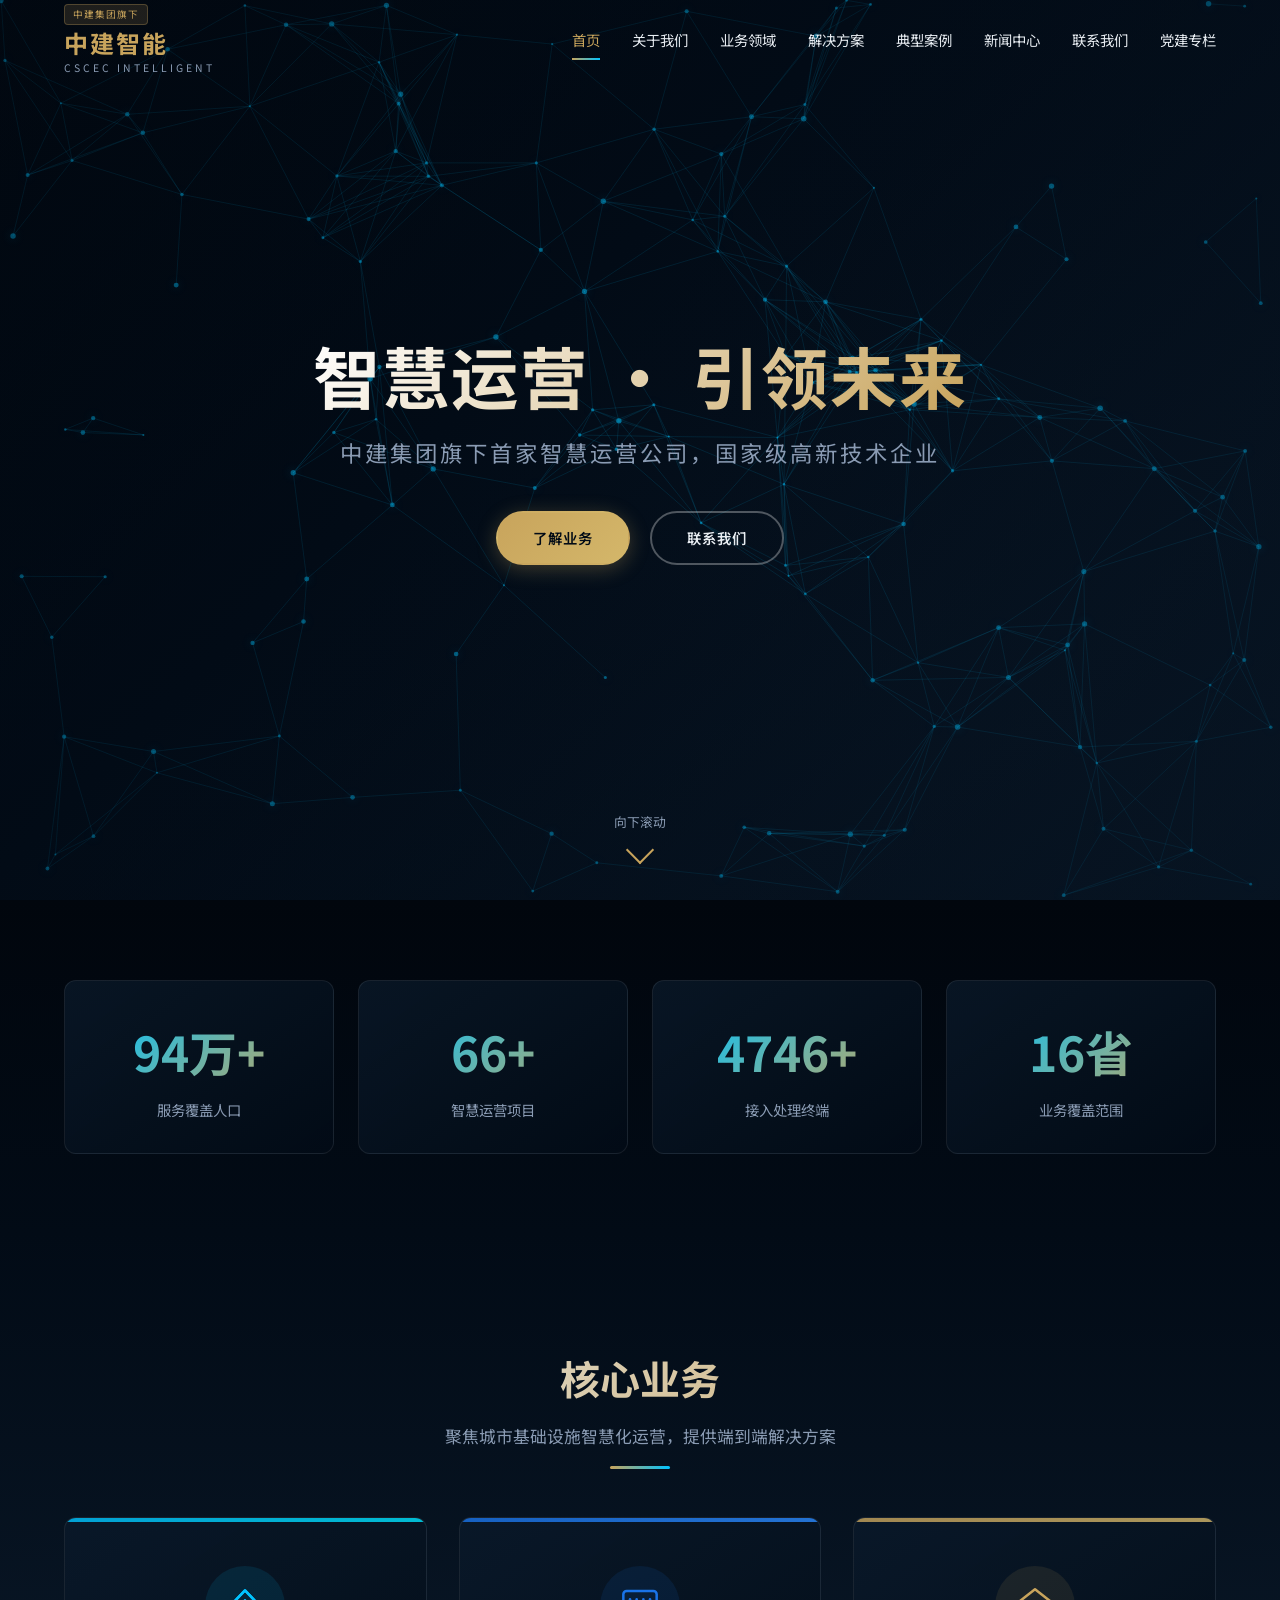
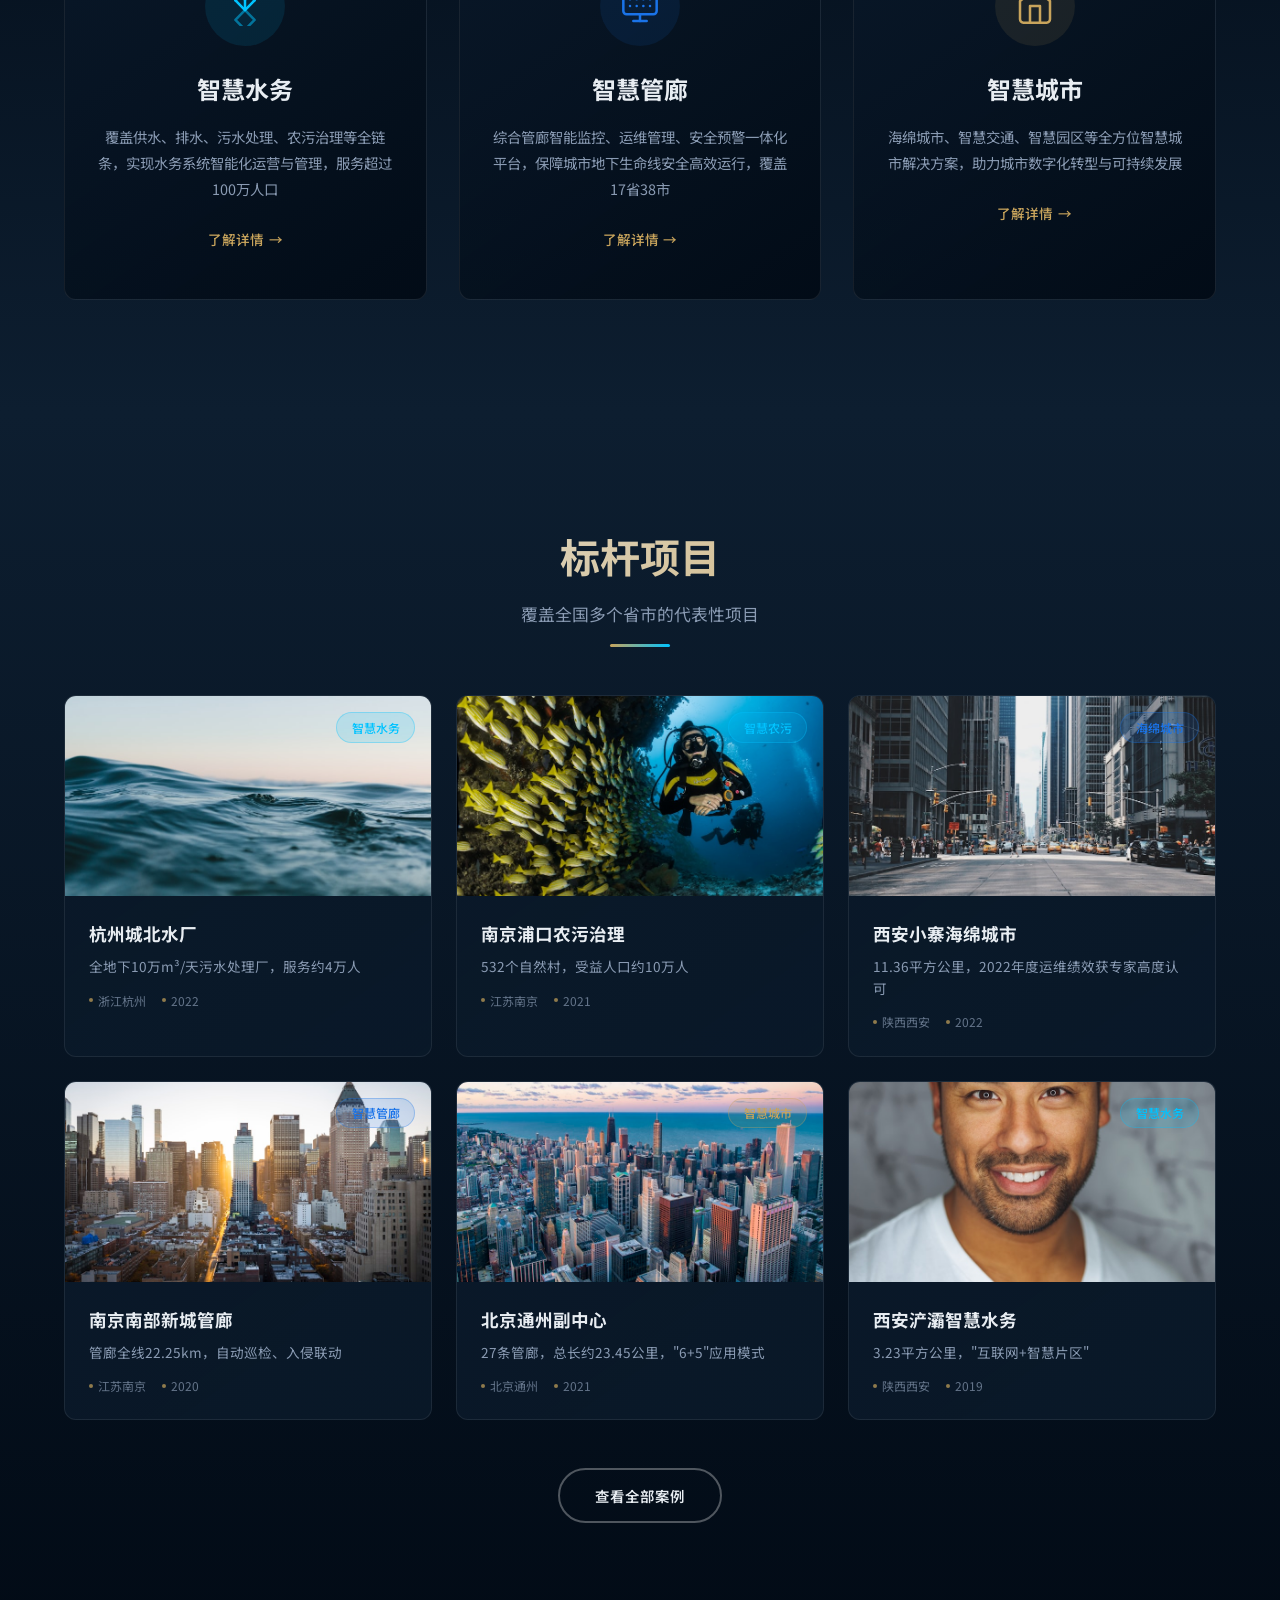
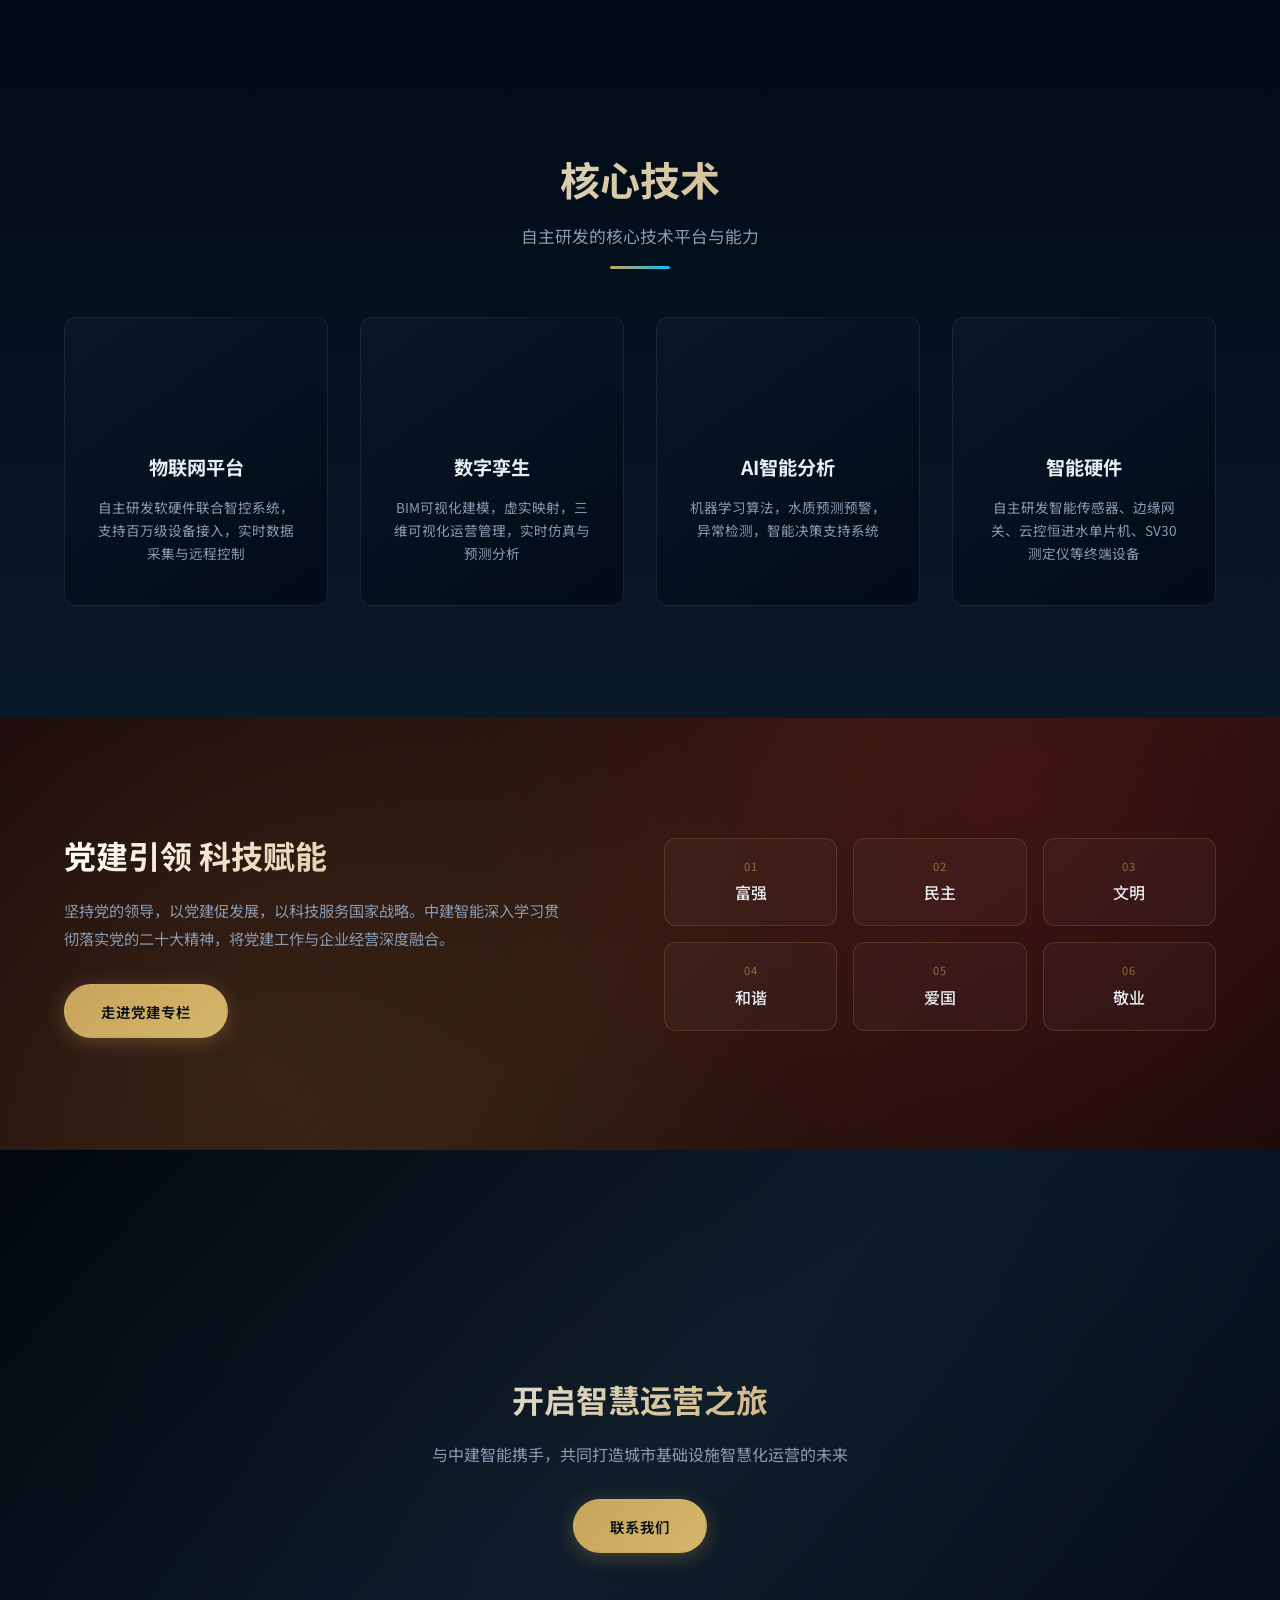
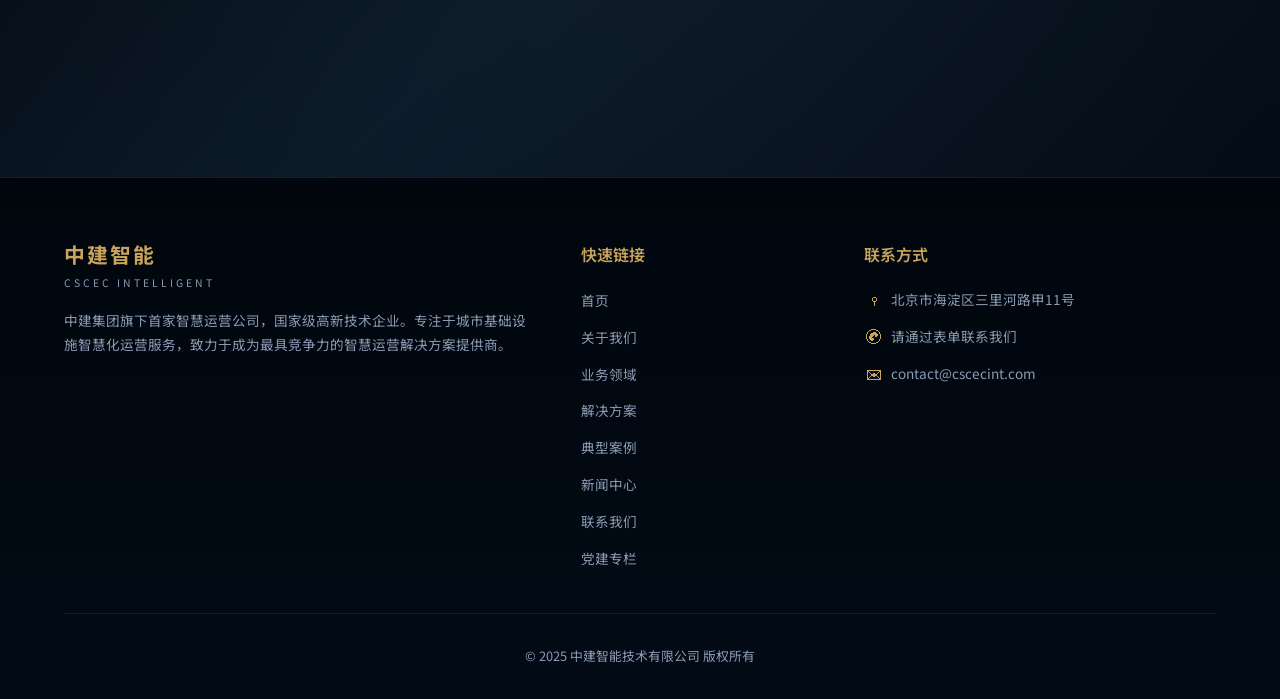
<file: index.html>
<!DOCTYPE html>
<html lang="zh-CN">
<head>
  <meta charset="UTF-8">
  <meta name="viewport" content="width=device-width, initial-scale=1.0">
  <title>中建智能技术有限公司 - 智慧运营 引领未来</title>
  <meta name="description" content="中建集团旗下首家智慧运营公司，专注于智慧水务、智慧管廊、智慧城市领域">
  <link rel="preconnect" href="https://fonts.googleapis.com">
  <link rel="preconnect" href="https://fonts.gstatic.com" crossorigin>
  <link href="https://fonts.googleapis.com/css2?family=Noto+Sans+SC:wght@300;400;500;600;700&display=swap" rel="stylesheet">
  <link rel="stylesheet" href="css/style.css">
  <link rel="stylesheet" href="css/home.css">
</head>
<body>

  <!-- Navigation -->
  <nav class="navbar">
    <a href="index.html" class="logo">
      <span class="logo-badge">中建集团旗下</span>
      <span class="logo-main">中建智能</span>
      <span class="logo-sub">CSCEC INTELLIGENT</span>
    </a>
    <div class="nav-links">
      <a href="index.html" class="active">首页</a>
      <a href="about.html">关于我们</a>
      <a href="business.html">业务领域</a>
      <a href="solutions.html">解决方案</a>
      <a href="cases.html">典型案例</a>
      <a href="news.html">新闻中心</a>
      <a href="contact.html">联系我们</a>
      <a href="party.html">党建专栏</a>
    </div>
    <div class="mobile-menu-btn">
      <span></span>
      <span></span>
      <span></span>
    </div>
  </nav>

  <!-- Hero Section -->
  <section class="hero">
    <canvas id="hero-particles" class="hero-canvas"></canvas>
    <div class="hero-overlay"></div>
    <div class="hero-content">
      <h1 class="hero-title">智慧运营 &#183; 引领未来</h1>
      <p class="hero-subtitle">中建集团旗下首家智慧运营公司，国家级高新技术企业</p>
      <div class="hero-buttons">
        <a href="business.html" class="btn btn-primary">了解业务</a>
        <a href="contact.html" class="btn btn-outline">联系我们</a>
      </div>
    </div>
    <div class="hero-scroll-indicator">向下滚动</div>
  </section>

  <!-- Stats Section -->
  <section class="stats-section">
    <div class="stats-grid">
      <div class="stat-card animate-on-scroll zoom-in">
        <div class="stat-number" data-count="100" data-suffix="万+" data-prefix="">0</div>
        <div class="stat-label">服务覆盖人口</div>
      </div>
      <div class="stat-card animate-on-scroll zoom-in animate-delay-1">
        <div class="stat-number" data-count="70" data-suffix="+" data-prefix="">0</div>
        <div class="stat-label">智慧运营项目</div>
      </div>
      <div class="stat-card animate-on-scroll zoom-in animate-delay-2">
        <div class="stat-number" data-count="5000" data-suffix="+" data-prefix="">0</div>
        <div class="stat-label">接入处理终端</div>
      </div>
      <div class="stat-card animate-on-scroll zoom-in animate-delay-3">
        <div class="stat-number" data-count="17" data-suffix="省" data-prefix="">0</div>
        <div class="stat-label">业务覆盖范围</div>
      </div>
    </div>
  </section>

  <!-- Core Business Section -->
  <section class="section business-section">
    <div class="section-header animate-on-scroll">
      <h2>核心业务</h2>
      <p>聚焦城市基础设施智慧化运营，提供端到端解决方案</p>
      <div class="section-line"></div>
    </div>
    <div class="business-grid">
      <div class="business-card animate-on-scroll fade-left">
        <div class="business-icon">
          <svg viewBox="0 0 24 24" fill="none" stroke="currentColor" stroke-width="1.5" stroke-linecap="round" stroke-linejoin="round"><path d="M12 2.69l5.74 5.88-5.74 5.88-5.74-5.88z"/><path d="M12 14.45l5.74 5.88-5.74 5.88-5.74-5.88z" opacity="0.5"/><path d="M12 8.57V14.45"/><path d="M6.26 8.57l5.74-5.88 5.74 5.88"/></svg>
        </div>
        <h3>智慧水务</h3>
        <p>覆盖供水、排水、污水处理、农污治理等全链条，实现水务系统智能化运营与管理，服务超过100万人口</p>
        <a href="business.html" class="business-link">了解详情 <span>&rarr;</span></a>
      </div>
      <div class="business-card animate-on-scroll animate-delay-2">
        <div class="business-icon">
          <svg viewBox="0 0 24 24" fill="none" stroke="currentColor" stroke-width="1.5" stroke-linecap="round" stroke-linejoin="round"><rect x="2" y="3" width="20" height="14" rx="2"/><path d="M8 21h8"/><path d="M12 17v4"/><path d="M6 8h.01"/><path d="M10 8h.01"/><path d="M14 8h.01"/><path d="M18 8h.01"/><path d="M6 12h.01"/><path d="M10 12h.01"/><path d="M14 12h.01"/><path d="M18 12h.01"/></svg>
        </div>
        <h3>智慧管廊</h3>
        <p>综合管廊智能监控、运维管理、安全预警一体化平台，保障城市地下生命线安全高效运行，覆盖17省38市</p>
        <a href="business.html" class="business-link">了解详情 <span>&rarr;</span></a>
      </div>
      <div class="business-card animate-on-scroll fade-right animate-delay-3">
        <div class="business-icon">
          <svg viewBox="0 0 24 24" fill="none" stroke="currentColor" stroke-width="1.5" stroke-linecap="round" stroke-linejoin="round"><path d="M3 9l9-7 9 7v11a2 2 0 0 1-2 2H5a2 2 0 0 1-2-2z"/><polyline points="9 22 9 12 15 12 15 22"/></svg>
        </div>
        <h3>智慧城市</h3>
        <p>海绵城市、智慧交通、智慧园区等全方位智慧城市解决方案，助力城市数字化转型与可持续发展</p>
        <a href="business.html" class="business-link">了解详情 <span>&rarr;</span></a>
      </div>
    </div>
  </section>

  <!-- Benchmark Projects Section -->
  <section class="section cases-section">
    <div class="section-header animate-on-scroll">
      <h2>标杆项目</h2>
      <p>覆盖全国多个省市的代表性项目</p>
      <div class="section-line"></div>
    </div>
    <div class="cases-grid">
      <div class="case-card animate-on-scroll fade-left">
        <span class="case-tag tag tag-cyan">智慧水务</span>
        <div class="case-img-wrapper">
          <img src="images/projects/hangzhou-water.jpg" alt="杭州城北水厂" loading="lazy" onerror="this.style.display='none';this.nextElementSibling.style.display='flex'">
          <div class="case-img-fallback" style="display:none">杭州城北水厂</div>
        </div>
        <div class="case-content">
          <h3>杭州城北水厂</h3>
          <p>全地下10万m&sup3;/天污水处理厂，服务约4万人</p>
          <div class="case-meta">
            <span>浙江杭州</span>
            <span>2022</span>
          </div>
        </div>
      </div>
      <div class="case-card animate-on-scroll fade-left animate-delay-1">
        <span class="case-tag tag tag-cyan">智慧农污</span>
        <div class="case-img-wrapper">
          <img src="images/projects/nanjing-rural.jpg" alt="南京浦口农污" loading="lazy" onerror="this.style.display='none';this.nextElementSibling.style.display='flex'">
          <div class="case-img-fallback" style="display:none">南京浦口农污</div>
        </div>
        <div class="case-content">
          <h3>南京浦口农污治理</h3>
          <p>532个自然村，受益人口约10万人</p>
          <div class="case-meta">
            <span>江苏南京</span>
            <span>2021</span>
          </div>
        </div>
      </div>
      <div class="case-card animate-on-scroll fade-right animate-delay-2">
        <span class="case-tag tag tag-blue">海绵城市</span>
        <div class="case-img-wrapper">
          <img src="images/projects/xian-sponge.jpg" alt="西安小寨海绵城市" loading="lazy" onerror="this.style.display='none';this.nextElementSibling.style.display='flex'">
          <div class="case-img-fallback" style="display:none">西安小寨海绵城市</div>
        </div>
        <div class="case-content">
          <h3>西安小寨海绵城市</h3>
          <p>11.36平方公里，2022年度运维绩效获专家高度认可</p>
          <div class="case-meta">
            <span>陕西西安</span>
            <span>2022</span>
          </div>
        </div>
      </div>
      <div class="case-card animate-on-scroll fade-left">
        <span class="case-tag tag tag-blue">智慧管廊</span>
        <div class="case-img-wrapper">
          <img src="images/projects/nanjing-pipe.jpg" alt="南京南部新城管廊" loading="lazy" onerror="this.style.display='none';this.nextElementSibling.style.display='flex'">
          <div class="case-img-fallback" style="display:none">南京南部新城管廊</div>
        </div>
        <div class="case-content">
          <h3>南京南部新城管廊</h3>
          <p>管廊全线22.25km，自动巡检、入侵联动</p>
          <div class="case-meta">
            <span>江苏南京</span>
            <span>2020</span>
          </div>
        </div>
      </div>
      <div class="case-card animate-on-scroll fade-left animate-delay-1">
        <span class="case-tag tag tag-gold">智慧城市</span>
        <div class="case-img-wrapper">
          <img src="images/projects/beijing-tongzhou.jpg" alt="北京通州副中心" loading="lazy" onerror="this.style.display='none';this.nextElementSibling.style.display='flex'">
          <div class="case-img-fallback" style="display:none">北京通州副中心</div>
        </div>
        <div class="case-content">
          <h3>北京通州副中心</h3>
          <p>27条管廊，总长约23.45公里，"6+5"应用模式</p>
          <div class="case-meta">
            <span>北京通州</span>
            <span>2021</span>
          </div>
        </div>
      </div>
      <div class="case-card animate-on-scroll fade-right animate-delay-2">
        <span class="case-tag tag tag-cyan">智慧水务</span>
        <div class="case-img-wrapper">
          <img src="images/projects/xian-chanba.jpg" alt="西安浐灞" loading="lazy" onerror="this.style.display='none';this.nextElementSibling.style.display='flex'">
          <div class="case-img-fallback" style="display:none">西安浐灞</div>
        </div>
        <div class="case-content">
          <h3>西安浐灞智慧水务</h3>
          <p>3.23平方公里，"互联网+智慧片区"</p>
          <div class="case-meta">
            <span>陕西西安</span>
            <span>2019</span>
          </div>
        </div>
      </div>
    </div>
    <div class="section-cta animate-on-scroll">
      <a href="cases.html" class="btn btn-outline">查看全部案例</a>
    </div>
  </section>

  <!-- Core Technology Section -->
  <section class="section tech-section">
    <div class="section-header animate-on-scroll">
      <h2>核心技术</h2>
      <p>自主研发的核心技术平台与能力</p>
      <div class="section-line"></div>
    </div>
    <div class="tech-grid">
      <div class="tech-card animate-on-scroll zoom-in">
        <div class="tech-icon">
          <svg viewBox="0 0 24 24" fill="none" stroke="currentColor" stroke-width="1.5" stroke-linecap="round" stroke-linejoin="round"><path d="M5 12.55a11 11 0 0 1 14.08 0"/><path d="M1.42 9a16 16 0 0 1 21.16 0"/><path d="M8.53 16.11a6 6 0 0 1 6.95 0"/><line x1="12" y1="20" x2="12.01" y2="20"/></svg>
        </div>
        <h3>物联网平台</h3>
        <p>自主研发软硬件联合智控系统，支持百万级设备接入，实时数据采集与远程控制</p>
      </div>
      <div class="tech-card animate-on-scroll zoom-in animate-delay-1">
        <div class="tech-icon">
          <svg viewBox="0 0 24 24" fill="none" stroke="currentColor" stroke-width="1.5" stroke-linecap="round" stroke-linejoin="round"><path d="M21 16V8a2 2 0 0 0-1-1.73l-7-4a2 2 0 0 0-2 0l-7 4A2 2 0 0 0 3 8v8a2 2 0 0 0 1 1.73l7 4a2 2 0 0 0 2 0l7-4A2 2 0 0 0 21 16z"/><polyline points="3.27 6.96 12 12.01 20.73 6.96"/><line x1="12" y1="22.08" x2="12" y2="12"/></svg>
        </div>
        <h3>数字孪生</h3>
        <p>BIM可视化建模，虚实映射，三维可视化运营管理，实时仿真与预测分析</p>
      </div>
      <div class="tech-card animate-on-scroll zoom-in animate-delay-2">
        <div class="tech-icon">
          <svg viewBox="0 0 24 24" fill="none" stroke="currentColor" stroke-width="1.5" stroke-linecap="round" stroke-linejoin="round"><rect x="2" y="3" width="20" height="14" rx="2"/><line x1="8" y1="21" x2="16" y2="21"/><line x1="12" y1="17" x2="12" y2="21"/><path d="M6 8h.01"/><path d="M10 8h.01"/><path d="M14 8h.01"/><path d="M18 8h.01"/><path d="M8 12h.01"/><path d="M12 12h.01"/><path d="M16 12h.01"/></svg>
        </div>
        <h3>AI智能分析</h3>
        <p>机器学习算法，水质预测预警，异常检测，智能决策支持系统</p>
      </div>
      <div class="tech-card animate-on-scroll zoom-in animate-delay-3">
        <div class="tech-icon">
          <svg viewBox="0 0 24 24" fill="none" stroke="currentColor" stroke-width="1.5" stroke-linecap="round" stroke-linejoin="round"><path d="M18.36 6.64a9 9 0 1 1-12.73 0"/><line x1="12" y1="2" x2="12" y2="12"/></svg>
        </div>
        <h3>智能硬件</h3>
        <p>自主研发智能传感器、边缘网关、云控恒进水单片机、SV30测定仪等终端设备</p>
      </div>
    </div>
  </section>

  <!-- Party Section -->
  <section class="section party-section">
    <div class="party-content animate-on-scroll">
      <div class="party-text">
        <h2>党建引领 科技赋能</h2>
        <p>坚持党的领导，以党建促发展，以科技服务国家战略。中建智能深入学习贯彻落实党的二十大精神，将党建工作与企业经营深度融合。</p>
        <a href="party.html" class="btn btn-primary">走进党建专栏</a>
      </div>
      <div class="party-values">
        <div class="value-item">
          <span class="value-num">01</span>
          <span class="value-text">富强</span>
        </div>
        <div class="value-item">
          <span class="value-num">02</span>
          <span class="value-text">民主</span>
        </div>
        <div class="value-item">
          <span class="value-num">03</span>
          <span class="value-text">文明</span>
        </div>
        <div class="value-item">
          <span class="value-num">04</span>
          <span class="value-text">和谐</span>
        </div>
        <div class="value-item">
          <span class="value-num">05</span>
          <span class="value-text">爱国</span>
        </div>
        <div class="value-item">
          <span class="value-num">06</span>
          <span class="value-text">敬业</span>
        </div>
      </div>
    </div>
  </section>

  <!-- CTA Section -->
  <section class="section cta-section">
    <div class="section animate-on-scroll" style="max-width: 700px; margin: 0 auto; text-align: center;">
      <h2>开启智慧运营之旅</h2>
      <p>与中建智能携手，共同打造城市基础设施智慧化运营的未来</p>
      <a href="contact.html" class="btn btn-primary">联系我们</a>
    </div>
  </section>

  <!-- Footer -->
  <footer class="footer">
    <div class="footer-grid">
      <div class="footer-brand">
        <div class="logo-main">中建智能</div>
        <div class="logo-sub">CSCEC INTELLIGENT</div>
        <p>中建集团旗下首家智慧运营公司，国家级高新技术企业。专注于城市基础设施智慧化运营服务，致力于成为最具竞争力的智慧运营解决方案提供商。</p>
      </div>
      <div class="footer-links">
        <h4>快速链接</h4>
        <ul>
          <li><a href="index.html">首页</a></li>
          <li><a href="about.html">关于我们</a></li>
          <li><a href="business.html">业务领域</a></li>
          <li><a href="solutions.html">解决方案</a></li>
          <li><a href="cases.html">典型案例</a></li>
          <li><a href="news.html">新闻中心</a></li>
          <li><a href="contact.html">联系我们</a></li>
          <li><a href="party.html">党建专栏</a></li>
        </ul>
      </div>
      <div class="footer-contact">
        <h4>联系方式</h4>
        <p><span class="contact-icon">&#9906;</span> 北京市海淀区三里河路甲11号</p>
        <p><span class="contact-icon">&#9990;</span> 请通过表单联系我们</p>
        <p><span class="contact-icon">&#9993;</span> contact@cscecint.com</p>
      </div>
    </div>
    <div class="footer-bottom">
      <p>&copy; 2025 中建智能技术有限公司 版权所有</p>
    </div>
  </footer>

  <script src="js/particles.js"></script>
  <script src="js/main.js"></script>
  <script src="js/home.js"></script>
</body>
</html>
</file>
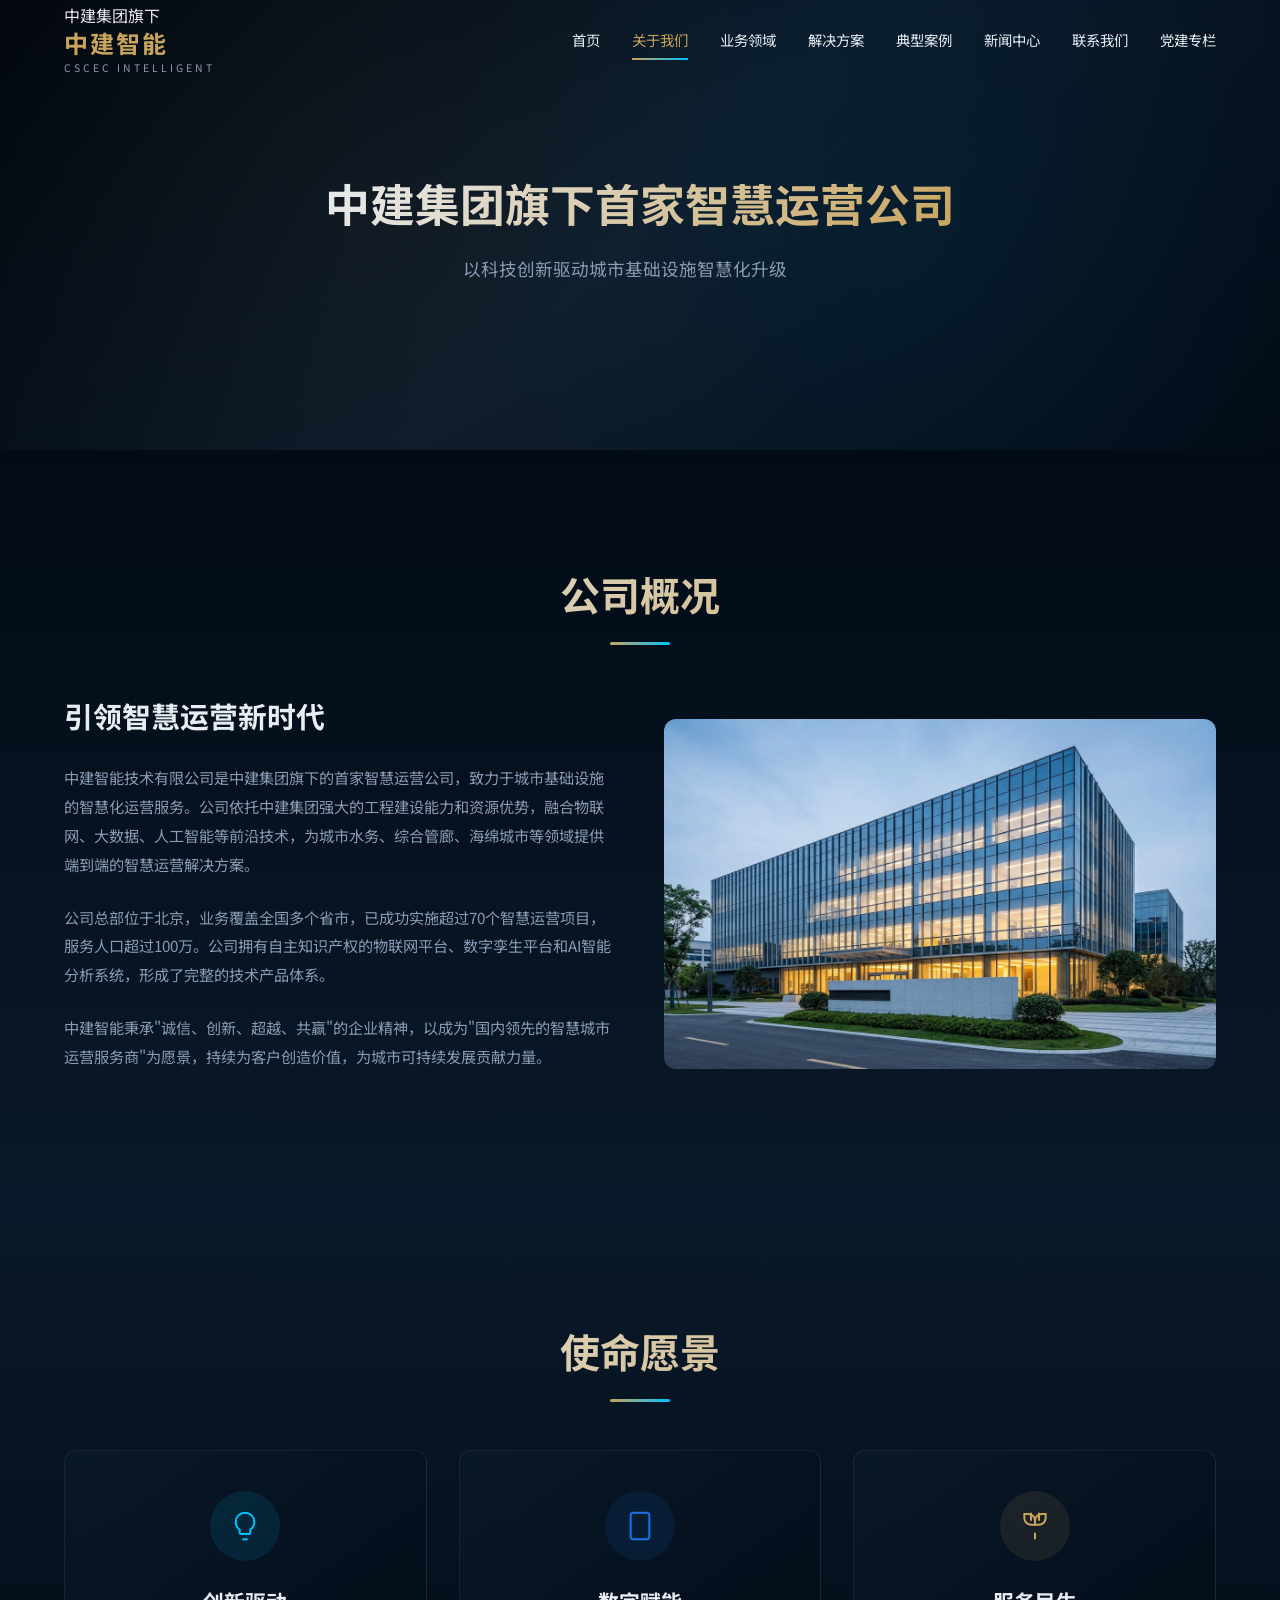
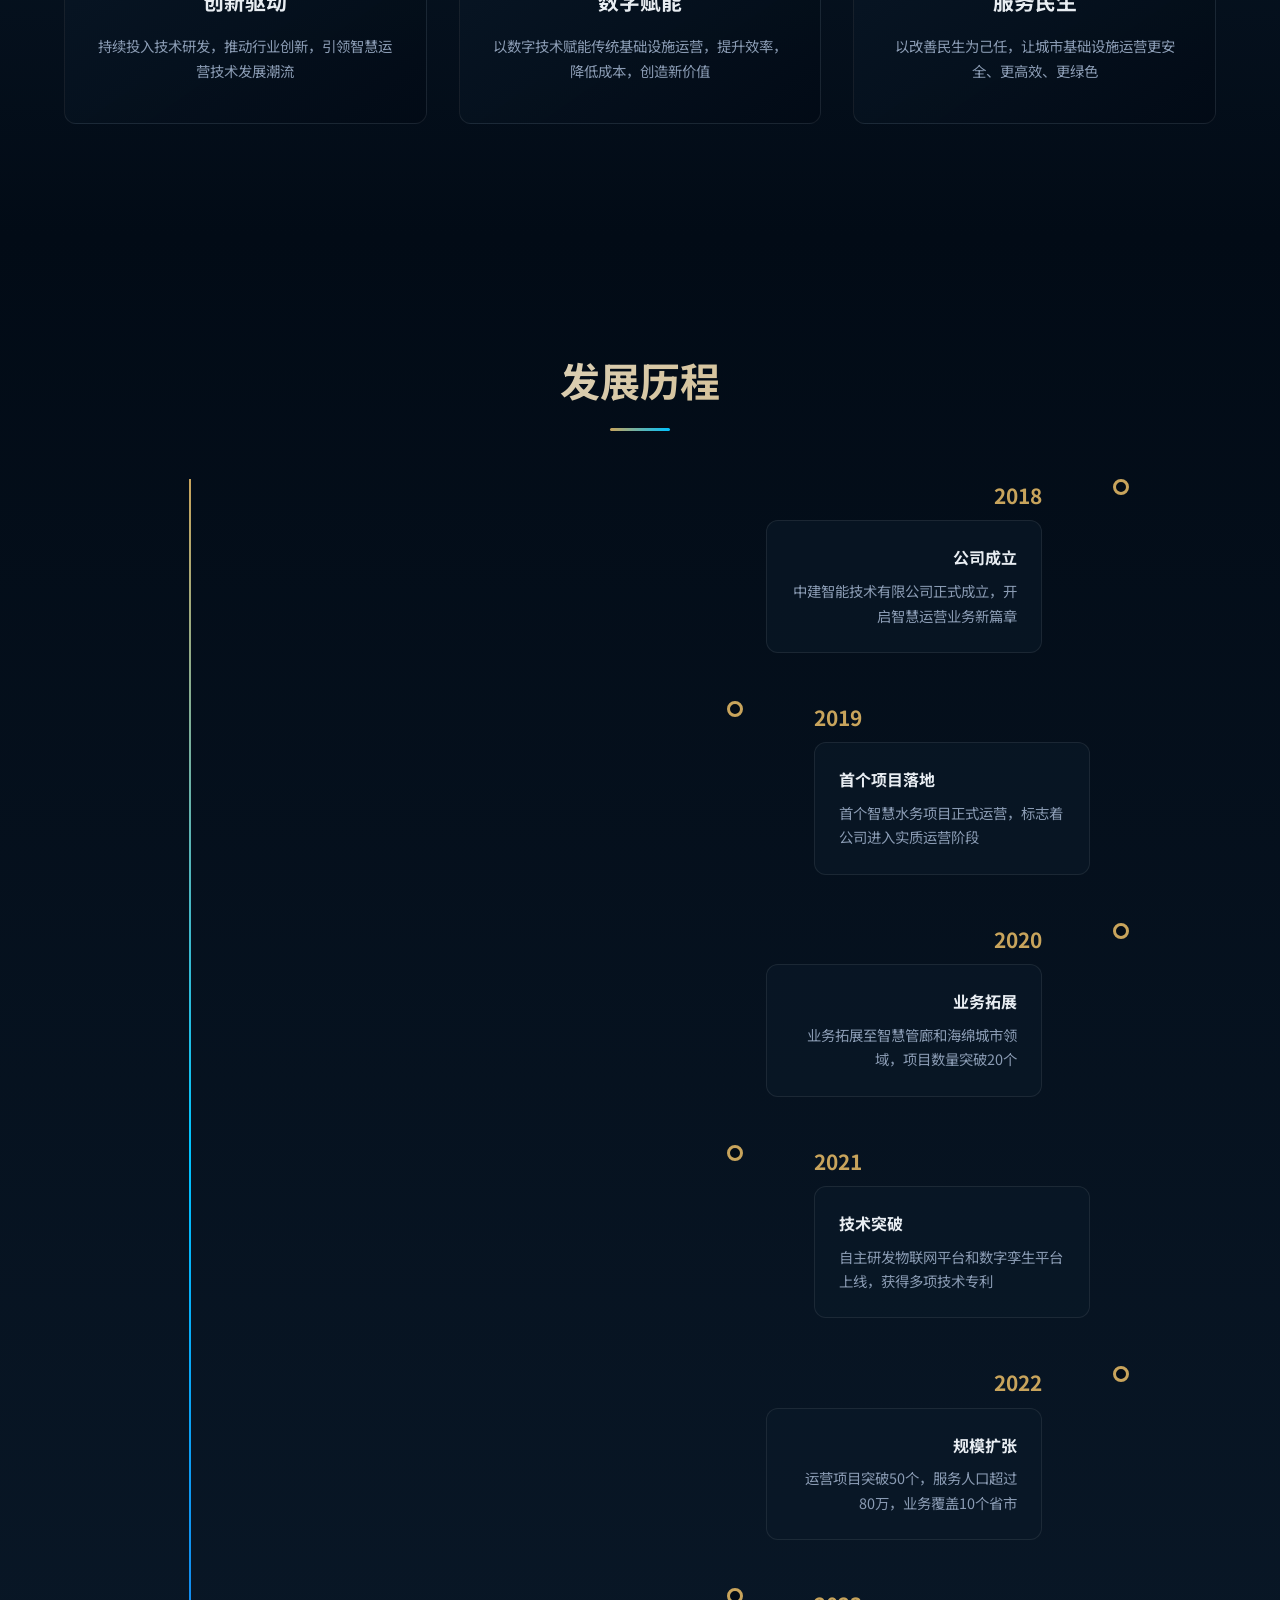
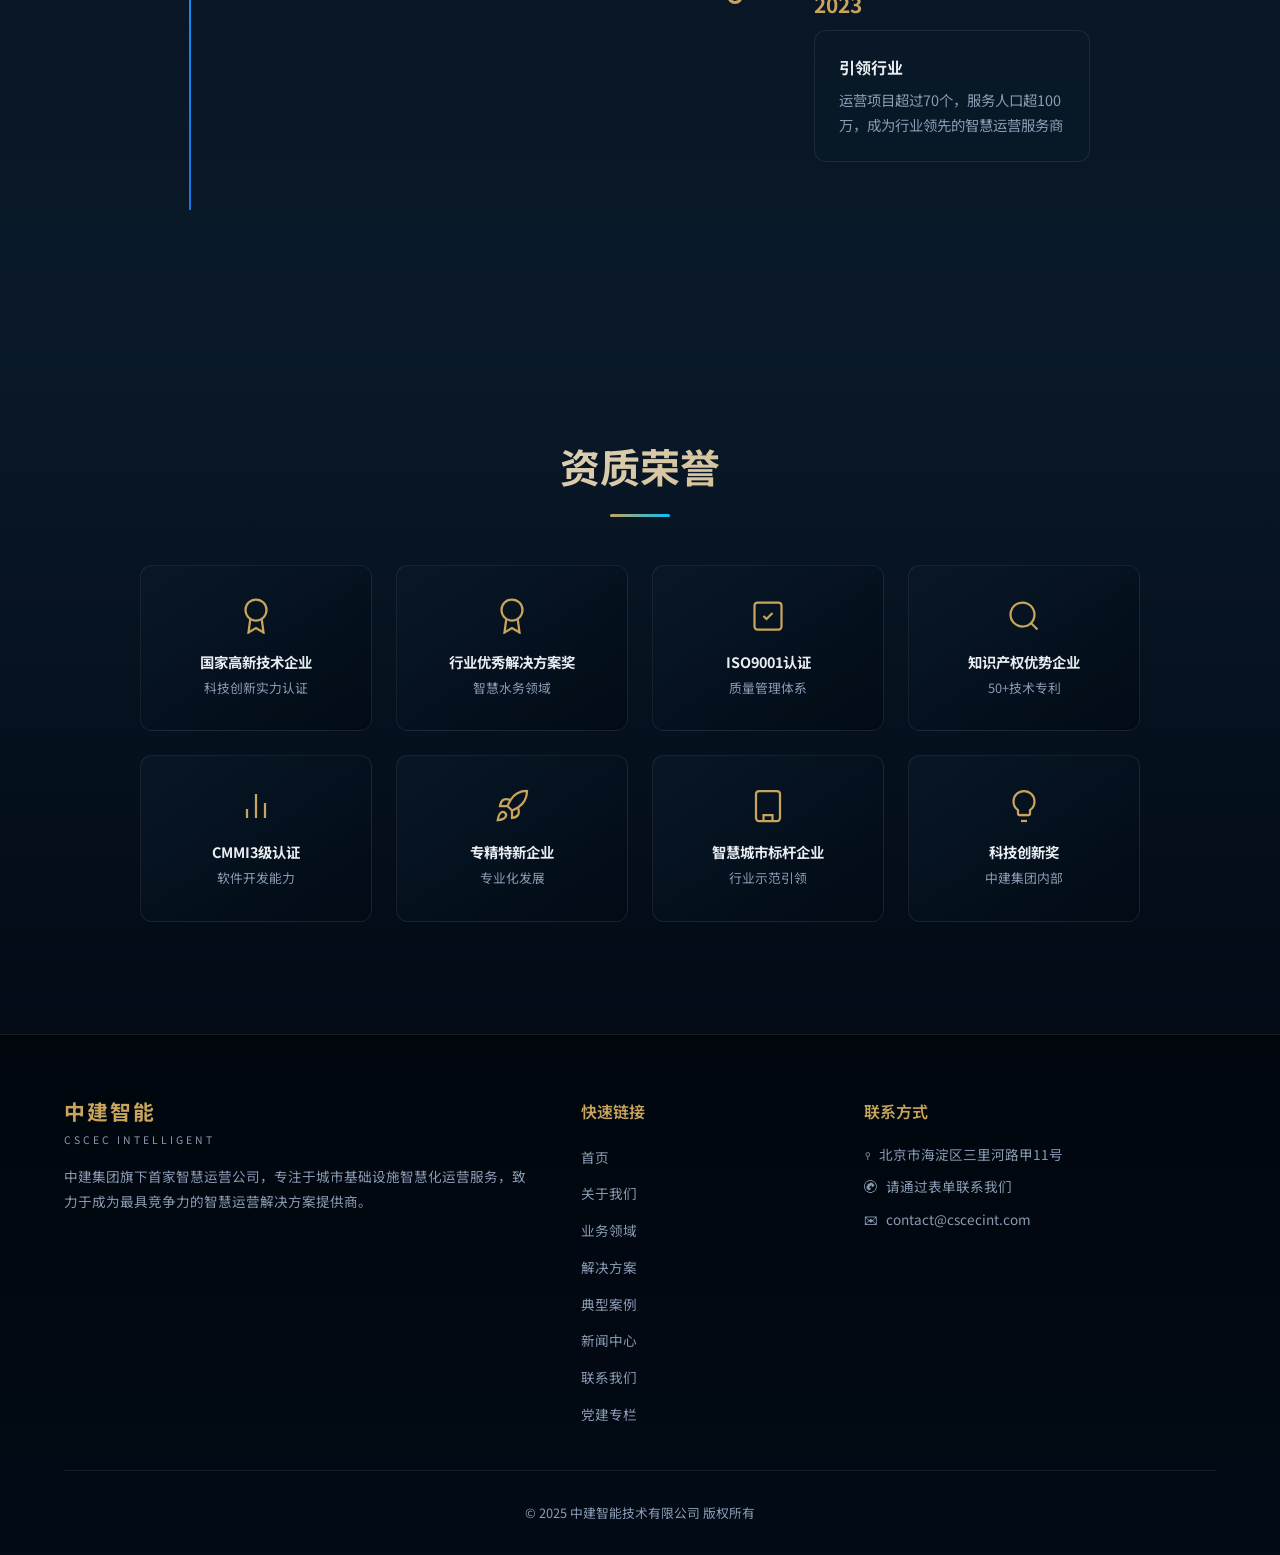
<file: about.html>
<!DOCTYPE html>
<html lang="zh-CN">
<head>
  <meta charset="UTF-8">
  <meta name="viewport" content="width=device-width, initial-scale=1.0">
  <title>关于我们 - 中建智能技术有限公司</title>
  <meta name="description" content="中建集团旗下首家智慧运营公司，了解我们的使命、愿景与发展历程">
  <link rel="preconnect" href="https://fonts.googleapis.com">
  <link rel="preconnect" href="https://fonts.gstatic.com" crossorigin>
  <link href="https://fonts.googleapis.com/css2?family=Noto+Sans+SC:wght@300;400;500;600;700&display=swap" rel="stylesheet">
  <link rel="stylesheet" href="css/style.css">
  <link rel="stylesheet" href="css/about.css">
</head>
<body>

  <!-- Navigation -->
  <nav class="navbar">
    <a href="index.html" class="logo">
      <span class="logo-badge">中建集团旗下</span>
      <span class="logo-main">中建智能</span>
      <span class="logo-sub">CSCEC INTELLIGENT</span>
    </a>
    <div class="nav-links">
      <a href="index.html">首页</a>
      <a href="about.html" class="active">关于我们</a>
      <a href="business.html">业务领域</a>
      <a href="solutions.html">解决方案</a>
      <a href="cases.html">典型案例</a>
      <a href="news.html">新闻中心</a>
      <a href="contact.html">联系我们</a>
      <a href="party.html">党建专栏</a>
    </div>
    <div class="mobile-menu-btn">
      <span></span>
      <span></span>
      <span></span>
    </div>
  </nav>

  <!-- Hero -->
  <section class="about-hero">
    <div class="hero-content">
      <h1>中建集团旗下首家智慧运营公司</h1>
      <p>以科技创新驱动城市基础设施智慧化升级</p>
    </div>
  </section>

  <!-- Overview -->
  <section class="section overview-section">
    <div class="section-header animate-on-scroll">
      <h2>公司概况</h2>
      <div class="section-line"></div>
    </div>
    <div class="overview-grid">
      <div class="overview-content animate-on-scroll">
        <h3>引领智慧运营新时代</h3>
        <p>中建智能技术有限公司是中建集团旗下的首家智慧运营公司，致力于城市基础设施的智慧化运营服务。公司依托中建集团强大的工程建设能力和资源优势，融合物联网、大数据、人工智能等前沿技术，为城市水务、综合管廊、海绵城市等领域提供端到端的智慧运营解决方案。</p>
        <p>公司总部位于北京，业务覆盖全国多个省市，已成功实施超过70个智慧运营项目，服务人口超过100万。公司拥有自主知识产权的物联网平台、数字孪生平台和AI智能分析系统，形成了完整的技术产品体系。</p>
        <p>中建智能秉承"诚信、创新、超越、共赢"的企业精神，以成为"国内领先的智慧城市运营服务商"为愿景，持续为客户创造价值，为城市可持续发展贡献力量。</p>
      </div>
      <div class="overview-img animate-on-scroll animate-delay-1" style="overflow:hidden;border-radius:var(--radius);height:350px;">
        <img src="images/about/company-overview.png" alt="公司办公环境" style="width:100%;height:100%;object-fit:cover;" loading="lazy">
      </div>
    </div>
  </section>

  <!-- Mission -->
  <section class="section mission-section">
    <div class="section-header animate-on-scroll">
      <h2>使命愿景</h2>
      <div class="section-line"></div>
    </div>
    <div class="mission-grid">
      <div class="mission-card animate-on-scroll">
        <div class="mission-icon svg-icon"><svg viewBox="0 0 24 24" fill="none" stroke="currentColor" stroke-width="1.5"><path d="M9 18h6"/><path d="M10 22h4"/><path d="M12 2a7 7 0 0 0-7 7c0 2.38 1.19 4.47 3 5.74V17a1 1 0 0 0 1 1h6a1 1 0 0 0 1-1v-2.26c1.81-1.27 3-3.36 3-5.74a7 7 0 0 0-7-7z"/></svg></div>
        <h3>创新驱动</h3>
        <p>持续投入技术研发，推动行业创新，引领智慧运营技术发展潮流</p>
      </div>
      <div class="mission-card animate-on-scroll animate-delay-1">
        <div class="mission-icon svg-icon"><svg viewBox="0 0 24 24" fill="none" stroke="currentColor" stroke-width="1.5"><rect x="5" y="2" width="14" height="20" rx="2" ry="2"/><line x1="12" y1="18" x2="12.01" y2="18"/></svg></div>
        <h3>数字赋能</h3>
        <p>以数字技术赋能传统基础设施运营，提升效率，降低成本，创造新价值</p>
      </div>
      <div class="mission-card animate-on-scroll animate-delay-2">
        <div class="mission-icon svg-icon"><svg viewBox="0 0 24 24" fill="none" stroke="currentColor" stroke-width="1.5"><path d="M12 22v-5"/><path d="M9 8V2"/><path d="M15 8V2"/><path d="M12 8a5 5 0 0 1 5-5h3v3a5 5 0 0 1-5 5h-3z"/><path d="M12 8a5 5 0 0 0-5-5H4v3a5 5 0 0 0 5 5h3z"/></svg></div>
        <h3>服务民生</h3>
        <p>以改善民生为己任，让城市基础设施运营更安全、更高效、更绿色</p>
      </div>
    </div>
  </section>

  <!-- Timeline -->
  <section class="section timeline-section">
    <div class="section-header animate-on-scroll">
      <h2>发展历程</h2>
      <div class="section-line"></div>
    </div>
    <div class="timeline">
      <div class="timeline-item animate-on-scroll">
        <div class="timeline-dot"></div>
        <div class="timeline-year">2018</div>
        <div class="timeline-content">
          <h4>公司成立</h4>
          <p>中建智能技术有限公司正式成立，开启智慧运营业务新篇章</p>
        </div>
      </div>
      <div class="timeline-item animate-on-scroll animate-delay-1">
        <div class="timeline-dot"></div>
        <div class="timeline-year">2019</div>
        <div class="timeline-content">
          <h4>首个项目落地</h4>
          <p>首个智慧水务项目正式运营，标志着公司进入实质运营阶段</p>
        </div>
      </div>
      <div class="timeline-item animate-on-scroll animate-delay-2">
        <div class="timeline-dot"></div>
        <div class="timeline-year">2020</div>
        <div class="timeline-content">
          <h4>业务拓展</h4>
          <p>业务拓展至智慧管廊和海绵城市领域，项目数量突破20个</p>
        </div>
      </div>
      <div class="timeline-item animate-on-scroll animate-delay-3">
        <div class="timeline-dot"></div>
        <div class="timeline-year">2021</div>
        <div class="timeline-content">
          <h4>技术突破</h4>
          <p>自主研发物联网平台和数字孪生平台上线，获得多项技术专利</p>
        </div>
      </div>
      <div class="timeline-item animate-on-scroll animate-delay-4">
        <div class="timeline-dot"></div>
        <div class="timeline-year">2022</div>
        <div class="timeline-content">
          <h4>规模扩张</h4>
          <p>运营项目突破50个，服务人口超过80万，业务覆盖10个省市</p>
        </div>
      </div>
      <div class="timeline-item animate-on-scroll animate-delay-5">
        <div class="timeline-dot"></div>
        <div class="timeline-year">2023</div>
        <div class="timeline-content">
          <h4>引领行业</h4>
          <p>运营项目超过70个，服务人口超100万，成为行业领先的智慧运营服务商</p>
        </div>
      </div>
    </div>
  </section>

  <!-- Awards -->
  <section class="section awards-section">
    <div class="section-header animate-on-scroll">
      <h2>资质荣誉</h2>
      <div class="section-line"></div>
    </div>
    <div class="awards-grid">
      <div class="award-item animate-on-scroll">
        <div class="award-icon svg-icon"><svg viewBox="0 0 24 24" fill="none" stroke="currentColor" stroke-width="1.5"><circle cx="12" cy="8" r="7"/><polyline points="8.21 13.89 7 23 12 20 17 23 15.79 13.88"/></svg></div>
        <h4>国家高新技术企业</h4>
        <p>科技创新实力认证</p>
      </div>
      <div class="award-item animate-on-scroll animate-delay-1">
        <div class="award-icon svg-icon"><svg viewBox="0 0 24 24" fill="none" stroke="currentColor" stroke-width="1.5"><circle cx="12" cy="8" r="7"/><polyline points="8.21 13.89 7 23 12 20 17 23 15.79 13.88"/></svg></div>
        <h4>行业优秀解决方案奖</h4>
        <p>智慧水务领域</p>
      </div>
      <div class="award-item animate-on-scroll animate-delay-2">
        <div class="award-icon svg-icon"><svg viewBox="0 0 24 24" fill="none" stroke="currentColor" stroke-width="1.5"><rect x="3" y="3" width="18" height="18" rx="2" ry="2"/><path d="M9 12l2 2 4-4"/></svg></div>
        <h4>ISO9001认证</h4>
        <p>质量管理体系</p>
      </div>
      <div class="award-item animate-on-scroll animate-delay-3">
        <div class="award-icon svg-icon"><svg viewBox="0 0 24 24" fill="none" stroke="currentColor" stroke-width="1.5"><circle cx="11" cy="11" r="8"/><line x1="21" y1="21" x2="16.65" y2="16.65"/></svg></div>
        <h4>知识产权优势企业</h4>
        <p>50+技术专利</p>
      </div>
      <div class="award-item animate-on-scroll">
        <div class="award-icon svg-icon"><svg viewBox="0 0 24 24" fill="none" stroke="currentColor" stroke-width="1.5"><line x1="18" y1="20" x2="18" y2="10"/><line x1="12" y1="20" x2="12" y2="4"/><line x1="6" y1="20" x2="6" y2="14"/></svg></div>
        <h4>CMMI3级认证</h4>
        <p>软件开发能力</p>
      </div>
      <div class="award-item animate-on-scroll animate-delay-1">
        <div class="award-icon svg-icon"><svg viewBox="0 0 24 24" fill="none" stroke="currentColor" stroke-width="1.5"><path d="M4.5 16.5c-1.5 1.26-2 5-2 5s3.74-.5 5-2c.71-.84.7-2.13-.09-2.91a2.18 2.18 0 0 0-2.91-.09z"/><path d="M12 15l-3-3a22 22 0 0 1 2-3.95A12.88 12.88 0 0 1 22 2c0 2.72-.78 7.5-6 11a22.35 22.35 0 0 1-4 2z"/><path d="M9 12H4s.55-3.03 2-4c1.62-1.08 5 0 5 0"/><path d="M12 15v5s3.03-.55 4-2c1.08-1.62 0-5 0-5"/></svg></div>
        <h4>专精特新企业</h4>
        <p>专业化发展</p>
      </div>
      <div class="award-item animate-on-scroll animate-delay-2">
        <div class="award-icon svg-icon"><svg viewBox="0 0 24 24" fill="none" stroke="currentColor" stroke-width="1.5"><rect x="4" y="2" width="16" height="20" rx="2" ry="2"/><path d="M9 22v-4h6v4"/><path d="M8 6h.01"/><path d="M16 6h.01"/><path d="M8 10h.01"/><path d="M16 10h.01"/><path d="M8 14h.01"/><path d="M16 14h.01"/></svg></div>
        <h4>智慧城市标杆企业</h4>
        <p>行业示范引领</p>
      </div>
      <div class="award-item animate-on-scroll animate-delay-3">
        <div class="award-icon svg-icon"><svg viewBox="0 0 24 24" fill="none" stroke="currentColor" stroke-width="1.5"><path d="M9 18h6"/><path d="M10 22h4"/><path d="M12 2a7 7 0 0 0-7 7c0 2.38 1.19 4.47 3 5.74V17a1 1 0 0 0 1 1h6a1 1 0 0 0 1-1v-2.26c1.81-1.27 3-3.36 3-5.74a7 7 0 0 0-7-7z"/></svg></div>
        <h4>科技创新奖</h4>
        <p>中建集团内部</p>
      </div>
    </div>
  </section>

  <!-- Footer -->
  <footer class="footer">
    <div class="footer-grid">
      <div class="footer-brand">
        <div class="logo-main">中建智能</div>
        <div class="logo-sub">CSCEC INTELLIGENT</div>
        <p>中建集团旗下首家智慧运营公司，专注于城市基础设施智慧化运营服务，致力于成为最具竞争力的智慧运营解决方案提供商。</p>
      </div>
      <div class="footer-links">
        <h4>快速链接</h4>
        <ul>
          <li><a href="index.html">首页</a></li>
          <li><a href="about.html">关于我们</a></li>
          <li><a href="business.html">业务领域</a></li>
          <li><a href="solutions.html">解决方案</a></li>
          <li><a href="cases.html">典型案例</a></li>
          <li><a href="news.html">新闻中心</a></li>
          <li><a href="contact.html">联系我们</a></li>
          <li><a href="party.html">党建专栏</a></li>
        </ul>
      </div>
      <div class="footer-contact">
        <h4>联系方式</h4>
        <p><span class="contact-icon">&#9906;</span> 北京市海淀区三里河路甲11号</p>
        <p><span class="contact-icon">&#9990;</span> 请通过表单联系我们</p>
        <p><span class="contact-icon">&#9993;</span> contact@cscecint.com</p>
      </div>
    </div>
    <div class="footer-bottom">
      <p>&copy; 2025 中建智能技术有限公司 版权所有</p>
    </div>
  </footer>

  <script src="js/main.js"></script>
</body>
</html>
</file>
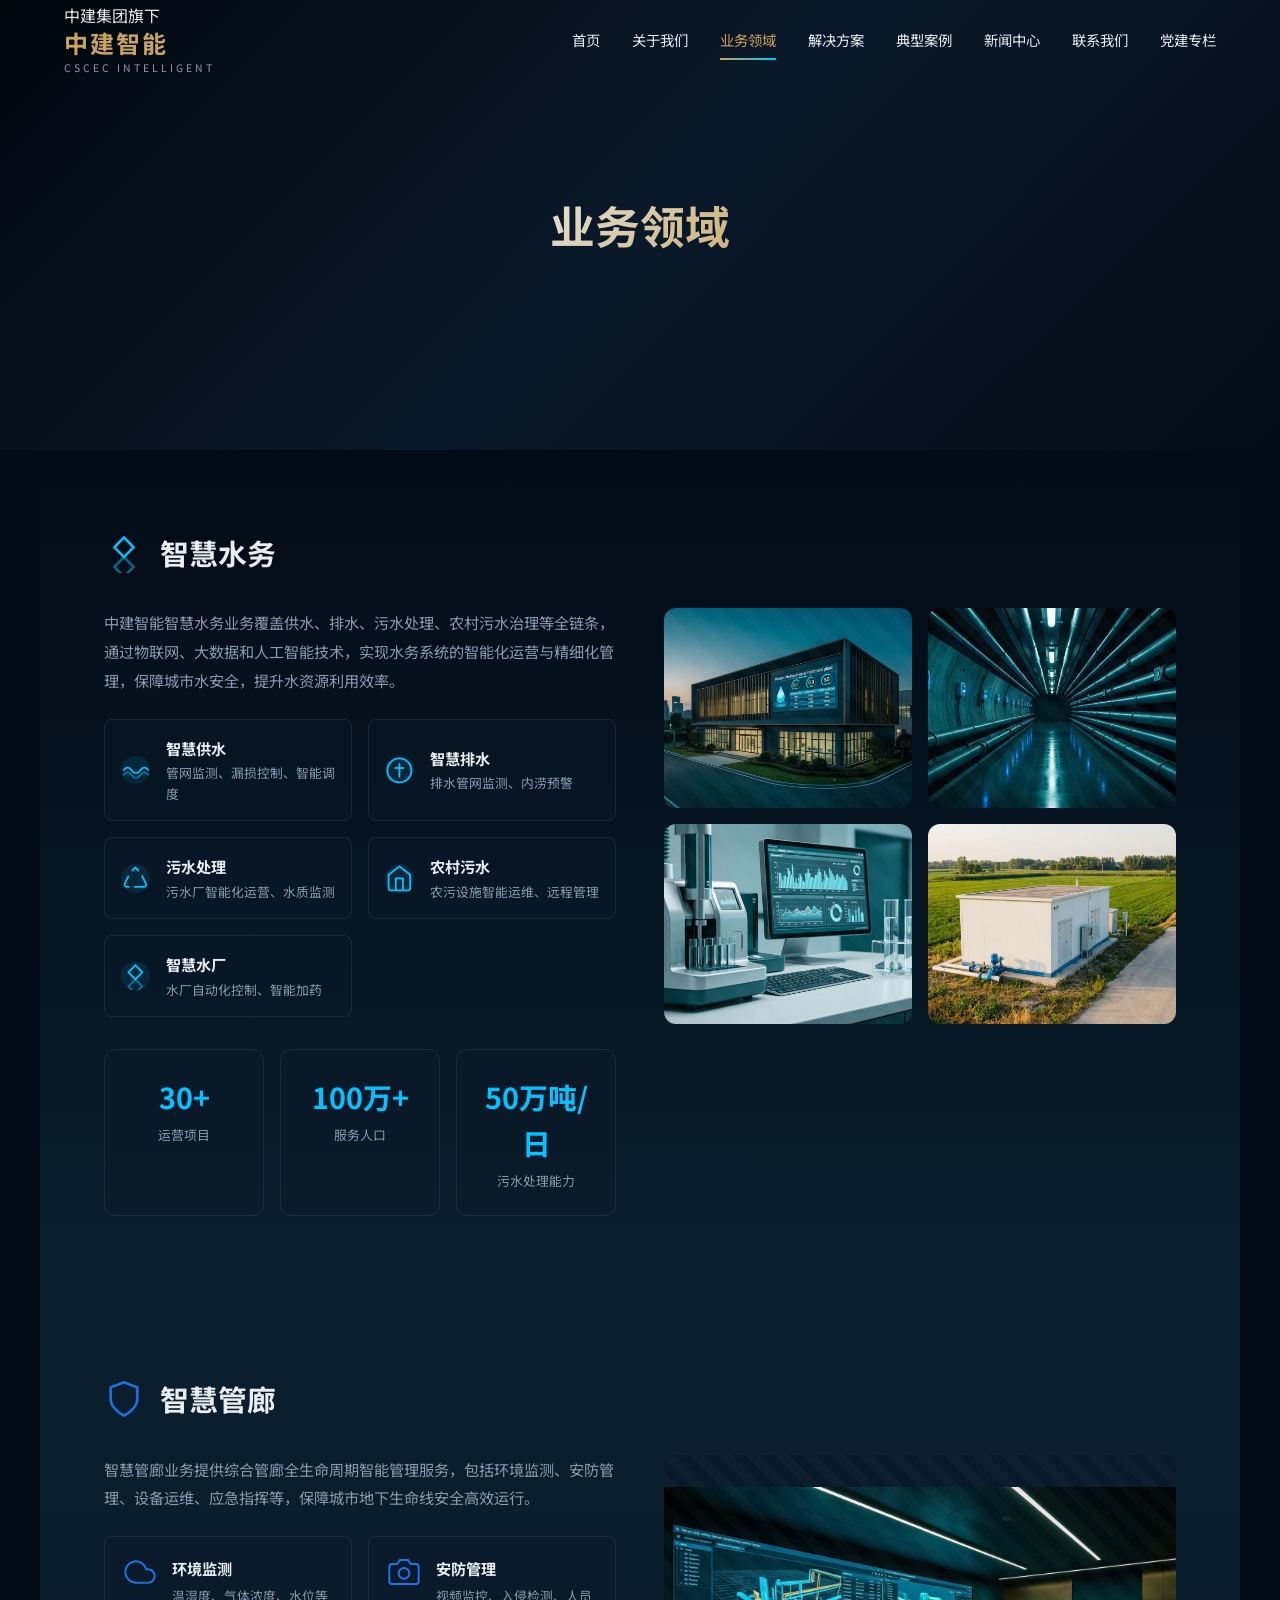
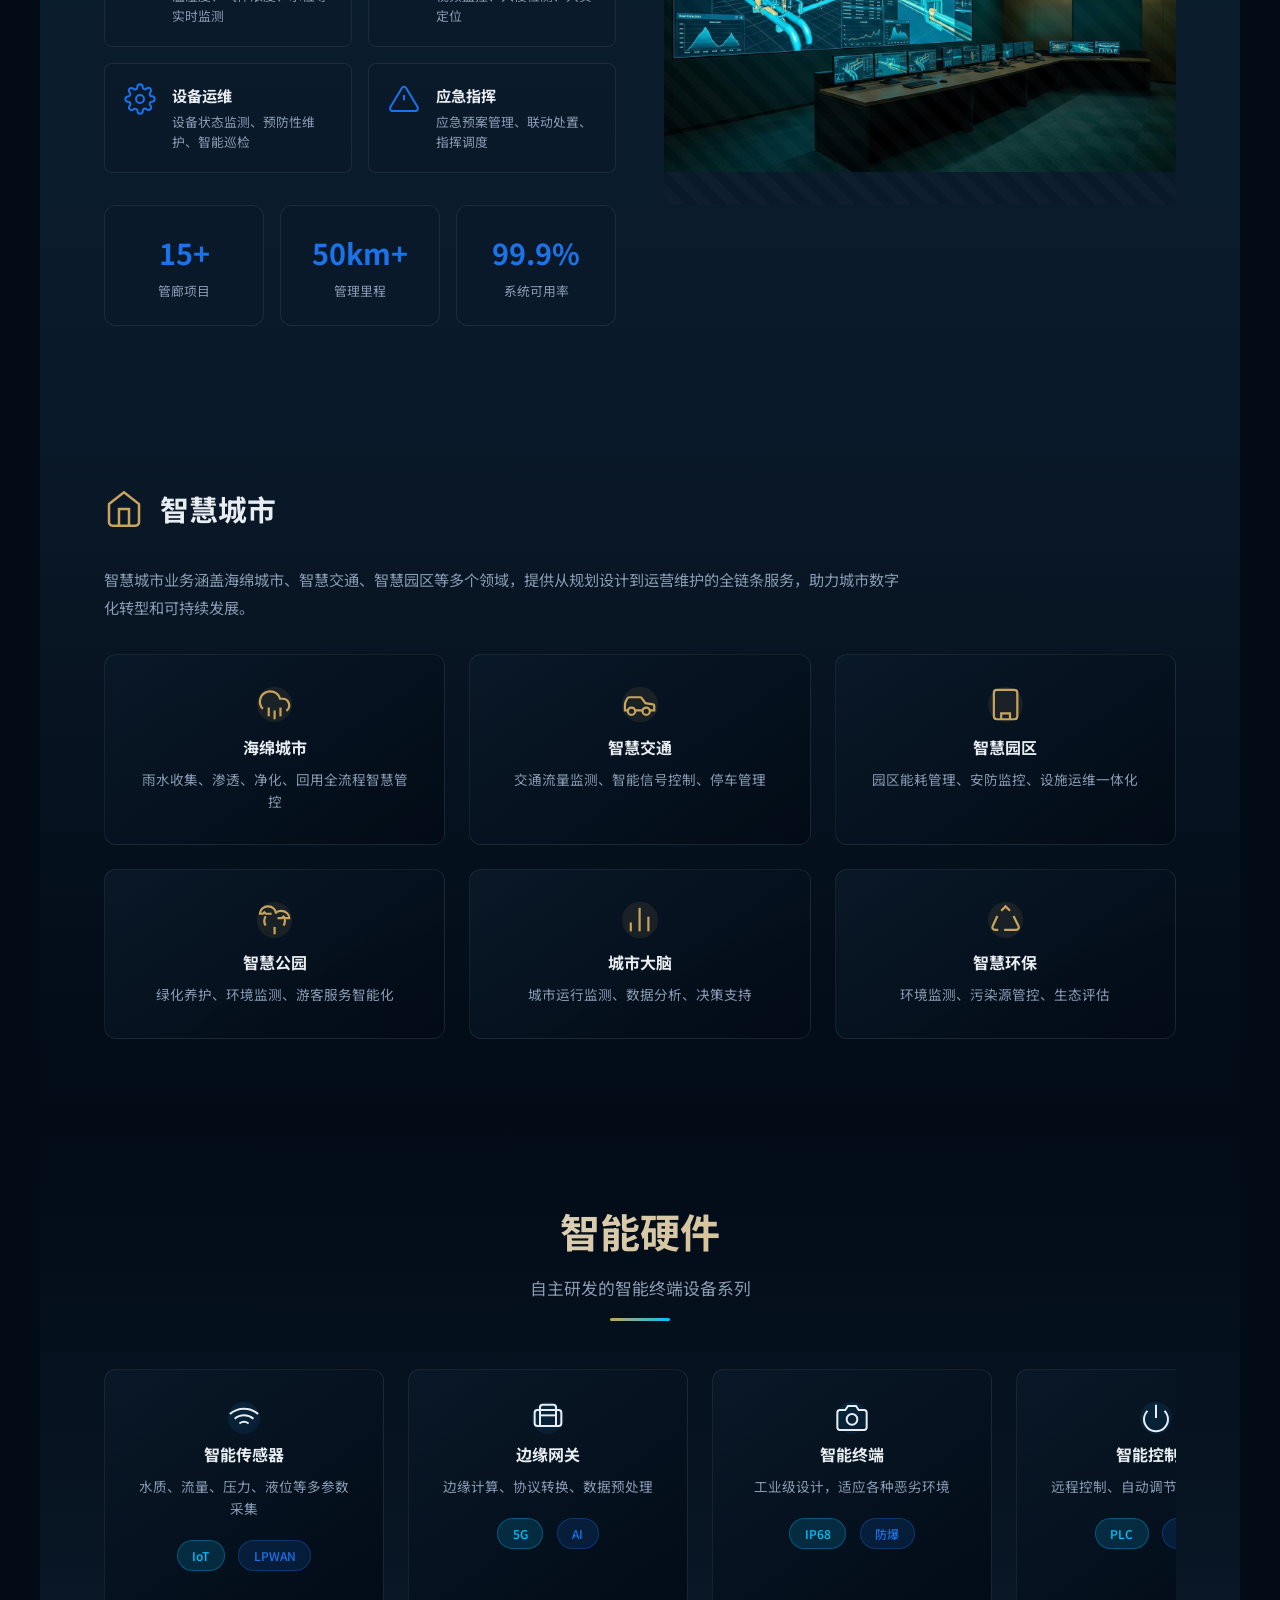
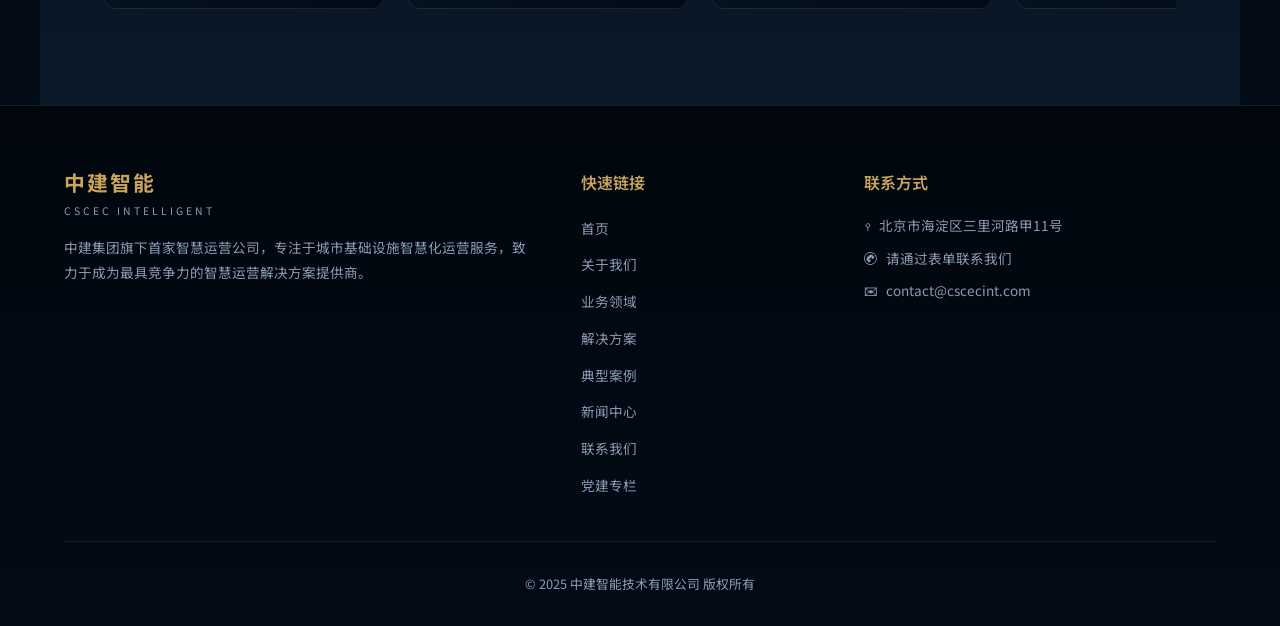
<file: business.html>
<!DOCTYPE html>
<html lang="zh-CN">
<head>
  <meta charset="UTF-8">
  <meta name="viewport" content="width=device-width, initial-scale=1.0">
  <title>业务领域 - 中建智能技术有限公司</title>
  <meta name="description" content="智慧水务、智慧管廊、智慧城市、智能硬件四大业务板块">
  <link rel="preconnect" href="https://fonts.googleapis.com">
  <link rel="preconnect" href="https://fonts.gstatic.com" crossorigin>
  <link href="https://fonts.googleapis.com/css2?family=Noto+Sans+SC:wght@300;400;500;600;700&display=swap" rel="stylesheet">
  <link rel="stylesheet" href="css/style.css">
  <link rel="stylesheet" href="css/business.css">
</head>
<body>

  <nav class="navbar">
    <a href="index.html" class="logo">
      <span class="logo-badge">中建集团旗下</span>
      <span class="logo-main">中建智能</span>
      <span class="logo-sub">CSCEC INTELLIGENT</span>
    </a>
    <div class="nav-links">
      <a href="index.html">首页</a>
      <a href="about.html">关于我们</a>
      <a href="business.html" class="active">业务领域</a>
      <a href="solutions.html">解决方案</a>
      <a href="cases.html">典型案例</a>
      <a href="news.html">新闻中心</a>
      <a href="contact.html">联系我们</a>
      <a href="party.html">党建专栏</a>
    </div>
    <div class="mobile-menu-btn"><span></span><span></span><span></span></div>
  </nav>

  <section class="business-hero">
    <h1>业务领域</h1>
  </section>

  <!-- 智慧水务 -->
  <section class="biz-section biz-water">
    <div class="biz-header animate-on-scroll">
      <span class="biz-icon svg-icon"><svg viewBox="0 0 24 24" fill="none" stroke="currentColor" stroke-width="1.5"><path d="M12 2.69l5.74 5.88-5.74 5.88-5.74-5.88z"/><path d="M12 14.45l5.74 5.88-5.74 5.88-5.74-5.88z" opacity="0.5"/></svg></span>
      <h2>智慧水务</h2>
    </div>
    <div class="biz-content">
      <div class="animate-on-scroll">
        <p class="biz-desc">中建智能智慧水务业务覆盖供水、排水、污水处理、农村污水治理等全链条，通过物联网、大数据和人工智能技术，实现水务系统的智能化运营与精细化管理，保障城市水安全，提升水资源利用效率。</p>
        <div class="sub-fields">
          <div class="sub-field">
            <span class="sub-field-icon svg-icon"><svg viewBox="0 0 24 24" fill="none" stroke="currentColor" stroke-width="1.5"><path d="M2 12c2-3 5-3 7 0s5 3 7 0 5-3 7 0"/><path d="M2 16c2-3 5-3 7 0s5 3 7 0 5-3 7 0" opacity="0.5"/></svg></span>
            <div>
              <h4>智慧供水</h4>
              <p>管网监测、漏损控制、智能调度</p>
            </div>
          </div>
          <div class="sub-field">
            <span class="sub-field-icon svg-icon"><svg viewBox="0 0 24 24" fill="none" stroke="currentColor" stroke-width="1.5"><path d="M12 2C6.5 2 2 6.5 2 12s4.5 10 10 10c5.5 0 10-4.5 10-10S17.5 2 12 2z"/><path d="M12 6v12"/><path d="M8 10h8"/></svg></span>
            <div>
              <h4>智慧排水</h4>
              <p>排水管网监测、内涝预警</p>
            </div>
          </div>
          <div class="sub-field">
            <span class="sub-field-icon svg-icon"><svg viewBox="0 0 24 24" fill="none" stroke="currentColor" stroke-width="1.5"><path d="M7 19H4.815a1.83 1.83 0 0 1-1.57-.88 1.785 1.785 0 0 1-.004-1.784L6.4 9.6"/><path d="M11 19h8.203a1.83 1.83 0 0 0 1.571-.88 1.785 1.785 0 0 0 .004-1.784L17.4 9.6"/><path d="M9 6l3-3 3 3"/></svg></span>
            <div>
              <h4>污水处理</h4>
              <p>污水厂智能化运营、水质监测</p>
            </div>
          </div>
          <div class="sub-field">
            <span class="sub-field-icon svg-icon"><svg viewBox="0 0 24 24" fill="none" stroke="currentColor" stroke-width="1.5"><path d="M3 9l9-7 9 7v11a2 2 0 0 1-2 2H5a2 2 0 0 1-2-2z"/><polyline points="9 22 9 12 15 12 15 22"/></svg></span>
            <div>
              <h4>农村污水</h4>
              <p>农污设施智能运维、远程管理</p>
            </div>
          </div>
          <div class="sub-field">
            <span class="sub-field-icon svg-icon"><svg viewBox="0 0 24 24" fill="none" stroke="currentColor" stroke-width="1.5"><path d="M12 2.69l5.74 5.88-5.74 5.88-5.74-5.88z"/><path d="M12 14.45l5.74 5.88-5.74 5.88-5.74-5.88z" opacity="0.5"/></svg></span>
            <div>
              <h4>智慧水厂</h4>
              <p>水厂自动化控制、智能加药</p>
            </div>
          </div>
        </div>
        <div class="biz-stats">
          <div class="biz-stat">
            <div class="biz-stat-number">30+</div>
            <div class="biz-stat-label">运营项目</div>
          </div>
          <div class="biz-stat">
            <div class="biz-stat-number">100万+</div>
            <div class="biz-stat-label">服务人口</div>
          </div>
          <div class="biz-stat">
            <div class="biz-stat-number">50万吨/日</div>
            <div class="biz-stat-label">污水处理能力</div>
          </div>
        </div>
      </div>
      <div class="biz-img-grid animate-on-scroll animate-delay-1">
        <div class="img-placeholder" style="padding:0;overflow:hidden;position:relative;">
          <img src="images/business/water-plant.png" alt="智慧水厂" style="width:100%;height:100%;object-fit:cover;" loading="lazy">
        </div>
        <div class="img-placeholder" style="padding:0;overflow:hidden;position:relative;">
          <img src="images/business/pipe-monitoring.png" alt="管网监测" style="width:100%;height:100%;object-fit:cover;" loading="lazy">
        </div>
        <div class="img-placeholder" style="padding:0;overflow:hidden;position:relative;">
          <img src="images/business/water-quality.png" alt="水质监测" style="width:100%;height:100%;object-fit:cover;" loading="lazy">
        </div>
        <div class="img-placeholder" style="padding:0;overflow:hidden;position:relative;">
          <img src="images/business/rural-sewage.png" alt="农污治理" style="width:100%;height:100%;object-fit:cover;" loading="lazy">
        </div>
      </div>
    </div>
  </section>

  <!-- 智慧管廊 -->
  <section class="biz-section biz-pipe">
    <div class="biz-header animate-on-scroll">
      <span class="biz-icon svg-icon"><svg viewBox="0 0 24 24" fill="none" stroke="currentColor" stroke-width="1.5"><path d="M12 22s8-4 8-10V5l-8-3-8 3v7c0 6 8 10 8 10z"/></svg></span>
      <h2>智慧管廊</h2>
    </div>
    <div class="biz-content">
      <div class="animate-on-scroll">
        <p class="biz-desc">智慧管廊业务提供综合管廊全生命周期智能管理服务，包括环境监测、安防管理、设备运维、应急指挥等，保障城市地下生命线安全高效运行。</p>
        <div class="feature-list">
          <div class="feature-item">
            <span class="feature-item-icon svg-icon"><svg viewBox="0 0 24 24" fill="none" stroke="currentColor" stroke-width="1.5"><path d="M18 10h-1.26A8 8 0 1 0 9 20h9a5 5 0 0 0 0-10z"/></svg></span>
            <div>
              <h4>环境监测</h4>
              <p>温湿度、气体浓度、水位等实时监测</p>
            </div>
          </div>
          <div class="feature-item">
            <span class="feature-item-icon svg-icon"><svg viewBox="0 0 24 24" fill="none" stroke="currentColor" stroke-width="1.5"><path d="M23 19a2 2 0 0 1-2 2H3a2 2 0 0 1-2-2V8a2 2 0 0 1 2-2h4l2-3h6l2 3h4a2 2 0 0 1 2 2z"/><circle cx="12" cy="13" r="4"/></svg></span>
            <div>
              <h4>安防管理</h4>
              <p>视频监控、入侵检测、人员定位</p>
            </div>
          </div>
          <div class="feature-item">
            <span class="feature-item-icon svg-icon"><svg viewBox="0 0 24 24" fill="none" stroke="currentColor" stroke-width="1.5"><circle cx="12" cy="12" r="3"/><path d="M19.4 15a1.65 1.65 0 0 0 .33 1.82l.06.06a2 2 0 0 1 0 2.83 2 2 0 0 1-2.83 0l-.06-.06a1.65 1.65 0 0 0-1.82-.33 1.65 1.65 0 0 0-1 1.51V21a2 2 0 0 1-2 2 2 2 0 0 1-2-2v-.09A1.65 1.65 0 0 0 9 19.4a1.65 1.65 0 0 0-1.82.33l-.06.06a2 2 0 0 1-2.83 0 2 2 0 0 1 0-2.83l.06-.06a1.65 1.65 0 0 0 .33-1.82 1.65 1.65 0 0 0-1.51-1H3a2 2 0 0 1-2-2 2 2 0 0 1 2-2h.09A1.65 1.65 0 0 0 4.6 9a1.65 1.65 0 0 0-.33-1.82l-.06-.06a2 2 0 0 1 0-2.83 2 2 0 0 1 2.83 0l.06.06a1.65 1.65 0 0 0 1.82.33H9a1.65 1.65 0 0 0 1-1.51V3a2 2 0 0 1 2-2 2 2 0 0 1 2 2v.09a1.65 1.65 0 0 0 1 1.51 1.65 1.65 0 0 0 1.82-.33l.06-.06a2 2 0 0 1 2.83 0 2 2 0 0 1 0 2.83l-.06.06a1.65 1.65 0 0 0-.33 1.82V9a1.65 1.65 0 0 0 1.51 1H21a2 2 0 0 1 2 2 2 2 0 0 1-2 2h-.09a1.65 1.65 0 0 0-1.51 1z"/></svg></span>
            <div>
              <h4>设备运维</h4>
              <p>设备状态监测、预防性维护、智能巡检</p>
            </div>
          </div>
          <div class="feature-item">
            <span class="feature-item-icon svg-icon"><svg viewBox="0 0 24 24" fill="none" stroke="currentColor" stroke-width="1.5"><path d="M10.29 3.86L1.82 18a2 2 0 0 0 1.71 3h16.94a2 2 0 0 0 1.71-3L13.71 3.86a2 2 0 0 0-3.42 0z"/><line x1="12" y1="9" x2="12" y2="13"/><line x1="12" y1="17" x2="12.01" y2="17"/></svg></span>
            <div>
              <h4>应急指挥</h4>
              <p>应急预案管理、联动处置、指挥调度</p>
            </div>
          </div>
        </div>
        <div class="biz-stats">
          <div class="biz-stat">
            <div class="biz-stat-number">15+</div>
            <div class="biz-stat-label">管廊项目</div>
          </div>
          <div class="biz-stat">
            <div class="biz-stat-number">50km+</div>
            <div class="biz-stat-label">管理里程</div>
          </div>
          <div class="biz-stat">
            <div class="biz-stat-number">99.9%</div>
            <div class="biz-stat-label">系统可用率</div>
          </div>
        </div>
      </div>
      <div class="img-placeholder animate-on-scroll animate-delay-1" style="min-height:350px;padding:0;overflow:hidden;position:relative;">
        <img src="images/business/pipe-control-room.png" alt="管廊监控中心" style="width:100%;height:100%;object-fit:cover;" loading="lazy">
      </div>
    </div>
  </section>

  <!-- 智慧城市 -->
  <section class="biz-section biz-city">
    <div class="biz-header animate-on-scroll">
      <span class="biz-icon svg-icon"><svg viewBox="0 0 24 24" fill="none" stroke="currentColor" stroke-width="1.5"><path d="M3 9l9-7 9 7v11a2 2 0 0 1-2 2H5a2 2 0 0 1-2-2z"/><polyline points="9 22 9 12 15 12 15 22"/></svg></span>
      <h2>智慧城市</h2>
    </div>
    <div class="animate-on-scroll">
      <p class="biz-desc" style="max-width:800px;">智慧城市业务涵盖海绵城市、智慧交通、智慧园区等多个领域，提供从规划设计到运营维护的全链条服务，助力城市数字化转型和可持续发展。</p>
    </div>
    <div class="city-cards" style="max-width:1200px; margin: 2rem auto 0;">
      <div class="city-card animate-on-scroll">
        <div class="city-card-icon svg-icon"><svg viewBox="0 0 24 24" fill="none" stroke="currentColor" stroke-width="1.5"><path d="M20 16.2A4.5 4.5 0 0 0 17.5 8h-1.8A7 7 0 1 0 4 14.9"/><path d="M16 14v6"/><path d="M8 14v6"/><path d="M12 16v6"/></svg></div>
        <h4>海绵城市</h4>
        <p>雨水收集、渗透、净化、回用全流程智慧管控</p>
      </div>
      <div class="city-card animate-on-scroll animate-delay-1">
        <div class="city-card-icon svg-icon"><svg viewBox="0 0 24 24" fill="none" stroke="currentColor" stroke-width="1.5"><path d="M14 16H9m10 0h3v-3.15a1 1 0 0 0-.84-.99L16 11l-2.7-3.6a1 1 0 0 0-.8-.4H5.24a2 2 0 0 0-1.8 1.1l-.8 1.63A6 6 0 0 0 2 12.42V16h2"/><circle cx="6.5" cy="16.5" r="2.5"/><circle cx="16.5" cy="16.5" r="2.5"/></svg></div>
        <h4>智慧交通</h4>
        <p>交通流量监测、智能信号控制、停车管理</p>
      </div>
      <div class="city-card animate-on-scroll animate-delay-2">
        <div class="city-card-icon svg-icon"><svg viewBox="0 0 24 24" fill="none" stroke="currentColor" stroke-width="1.5"><rect x="4" y="2" width="16" height="20" rx="2" ry="2"/><path d="M9 22v-4h6v4"/><path d="M8 6h.01"/><path d="M16 6h.01"/><path d="M8 10h.01"/><path d="M16 10h.01"/><path d="M8 14h.01"/><path d="M16 14h.01"/></svg></div>
        <h4>智慧园区</h4>
        <p>园区能耗管理、安防监控、设施运维一体化</p>
      </div>
      <div class="city-card animate-on-scroll">
        <div class="city-card-icon svg-icon"><svg viewBox="0 0 24 24" fill="none" stroke="currentColor" stroke-width="1.5"><path d="M13 8c0-2.76-2.46-5-5.5-5S2 5.24 2 8h2l1-1 1 1h4"/><path d="M13 7.14A5.82 5.82 0 0 1 16.5 6c3.04 0 5.5 2.24 5.5 5h-3l-1-1-1 1h-3"/><path d="M5.89 9.71c-1.15 1.92-1.15 4.38 0 6.3"/><path d="M18.11 9.71c1.15 1.92 1.15 4.38 0 6.3"/><path d="M12 22v-5"/></svg></div>
        <h4>智慧公园</h4>
        <p>绿化养护、环境监测、游客服务智能化</p>
      </div>
      <div class="city-card animate-on-scroll animate-delay-1">
        <div class="city-card-icon svg-icon"><svg viewBox="0 0 24 24" fill="none" stroke="currentColor" stroke-width="1.5"><line x1="18" y1="20" x2="18" y2="10"/><line x1="12" y1="20" x2="12" y2="4"/><line x1="6" y1="20" x2="6" y2="14"/></svg></div>
        <h4>城市大脑</h4>
        <p>城市运行监测、数据分析、决策支持</p>
      </div>
      <div class="city-card animate-on-scroll animate-delay-2">
        <div class="city-card-icon svg-icon"><svg viewBox="0 0 24 24" fill="none" stroke="currentColor" stroke-width="1.5"><path d="M7 19H4.815a1.83 1.83 0 0 1-1.57-.88 1.785 1.785 0 0 1-.004-1.784L6.4 9.6"/><path d="M11 19h8.203a1.83 1.83 0 0 0 1.571-.88 1.785 1.785 0 0 0 .004-1.784L17.4 9.6"/><path d="M9 6l3-3 3 3"/></svg></div>
        <h4>智慧环保</h4>
        <p>环境监测、污染源管控、生态评估</p>
      </div>
    </div>
  </section>

  <!-- 智能硬件 -->
  <section class="biz-section biz-hw">
    <div class="section-header animate-on-scroll" style="margin-bottom: 2rem;">
      <h2>智能硬件</h2>
      <p>自主研发的智能终端设备系列</p>
      <div class="section-line"></div>
    </div>
    <div class="hw-scroll animate-on-scroll">
      <div class="hw-card">
        <div class="hw-card-icon svg-icon"><svg viewBox="0 0 24 24" fill="none" stroke="currentColor" stroke-width="1.5"><path d="M5 12.55a11 11 0 0 1 14.08 0"/><path d="M1.42 9a16 16 0 0 1 21.16 0"/><path d="M8.53 16.11a6 6 0 0 1 6.95 0"/><line x1="12" y1="20" x2="12.01" y2="20"/></svg></div>
        <h4>智能传感器</h4>
        <p>水质、流量、压力、液位等多参数采集</p>
        <span class="tag tag-cyan">IoT</span>
        <span class="tag tag-blue">LPWAN</span>
      </div>
      <div class="hw-card">
        <div class="hw-card-icon svg-icon"><svg viewBox="0 0 24 24" fill="none" stroke="currentColor" stroke-width="1.5"><rect x="2" y="6" width="20" height="12" rx="2"/><path d="M6 18V4a2 2 0 0 1 2-2h8a2 2 0 0 1 2 2v14"/><path d="M6 10h12"/></svg></div>
        <h4>边缘网关</h4>
        <p>边缘计算、协议转换、数据预处理</p>
        <span class="tag tag-cyan">5G</span>
        <span class="tag tag-blue">AI</span>
      </div>
      <div class="hw-card">
        <div class="hw-card-icon svg-icon"><svg viewBox="0 0 24 24" fill="none" stroke="currentColor" stroke-width="1.5"><path d="M23 19a2 2 0 0 1-2 2H3a2 2 0 0 1-2-2V8a2 2 0 0 1 2-2h4l2-3h6l2 3h4a2 2 0 0 1 2 2z"/><circle cx="12" cy="13" r="4"/></svg></div>
        <h4>智能终端</h4>
        <p>工业级设计，适应各种恶劣环境</p>
        <span class="tag tag-cyan">IP68</span>
        <span class="tag tag-blue">防爆</span>
      </div>
      <div class="hw-card">
        <div class="hw-card-icon svg-icon"><svg viewBox="0 0 24 24" fill="none" stroke="currentColor" stroke-width="1.5"><path d="M18.36 6.64a9 9 0 1 1-12.73 0"/><line x1="12" y1="2" x2="12" y2="12"/></svg></div>
        <h4>智能控制器</h4>
        <p>远程控制、自动调节、故障自诊断</p>
        <span class="tag tag-cyan">PLC</span>
        <span class="tag tag-blue">RTU</span>
      </div>
      <div class="hw-card">
        <div class="hw-card-icon svg-icon"><svg viewBox="0 0 24 24" fill="none" stroke="currentColor" stroke-width="1.5"><rect x="3" y="11" width="18" height="10" rx="2"/><circle cx="12" cy="5" r="2"/><path d="M12 7v4"/><line x1="8" y1="16" x2="8" y2="16"/><line x1="16" y1="16" x2="16" y2="16"/></svg></div>
        <h4>巡检机器人</h4>
        <p>自主导航、智能识别、异常告警</p>
        <span class="tag tag-cyan">SLAM</span>
        <span class="tag tag-blue">CV</span>
      </div>
    </div>
  </section>

  <!-- Footer -->
  <footer class="footer">
    <div class="footer-grid">
      <div class="footer-brand">
        <div class="logo-main">中建智能</div>
        <div class="logo-sub">CSCEC INTELLIGENT</div>
        <p>中建集团旗下首家智慧运营公司，专注于城市基础设施智慧化运营服务，致力于成为最具竞争力的智慧运营解决方案提供商。</p>
      </div>
      <div class="footer-links">
        <h4>快速链接</h4>
        <ul>
          <li><a href="index.html">首页</a></li>
          <li><a href="about.html">关于我们</a></li>
          <li><a href="business.html">业务领域</a></li>
          <li><a href="solutions.html">解决方案</a></li>
          <li><a href="cases.html">典型案例</a></li>
          <li><a href="news.html">新闻中心</a></li>
          <li><a href="contact.html">联系我们</a></li>
          <li><a href="party.html">党建专栏</a></li>
        </ul>
      </div>
      <div class="footer-contact">
        <h4>联系方式</h4>
        <p><span class="contact-icon">&#9906;</span> 北京市海淀区三里河路甲11号</p>
        <p><span class="contact-icon">&#9990;</span> 请通过表单联系我们</p>
        <p><span class="contact-icon">&#9993;</span> contact@cscecint.com</p>
      </div>
    </div>
    <div class="footer-bottom">
      <p>&copy; 2025 中建智能技术有限公司 版权所有</p>
    </div>
  </footer>

  <script src="js/main.js"></script>
</body>
</html>
</file>
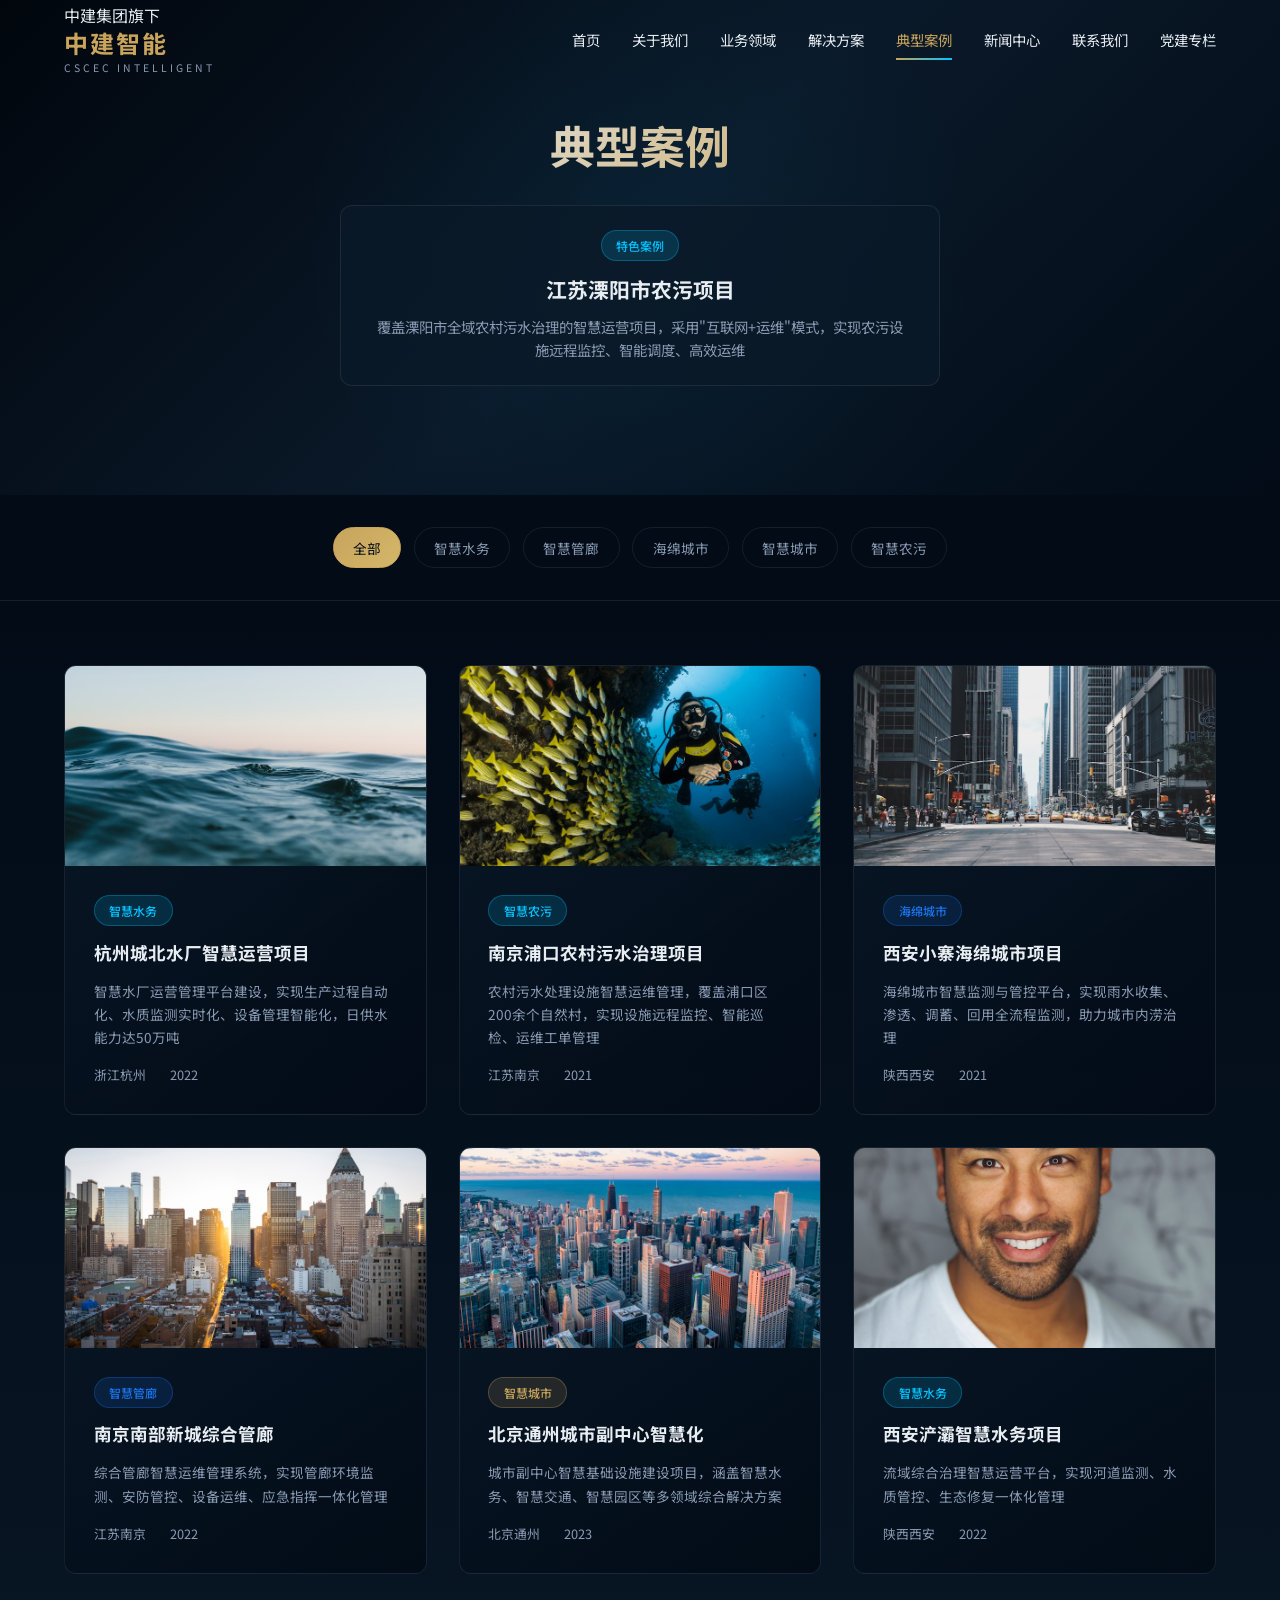
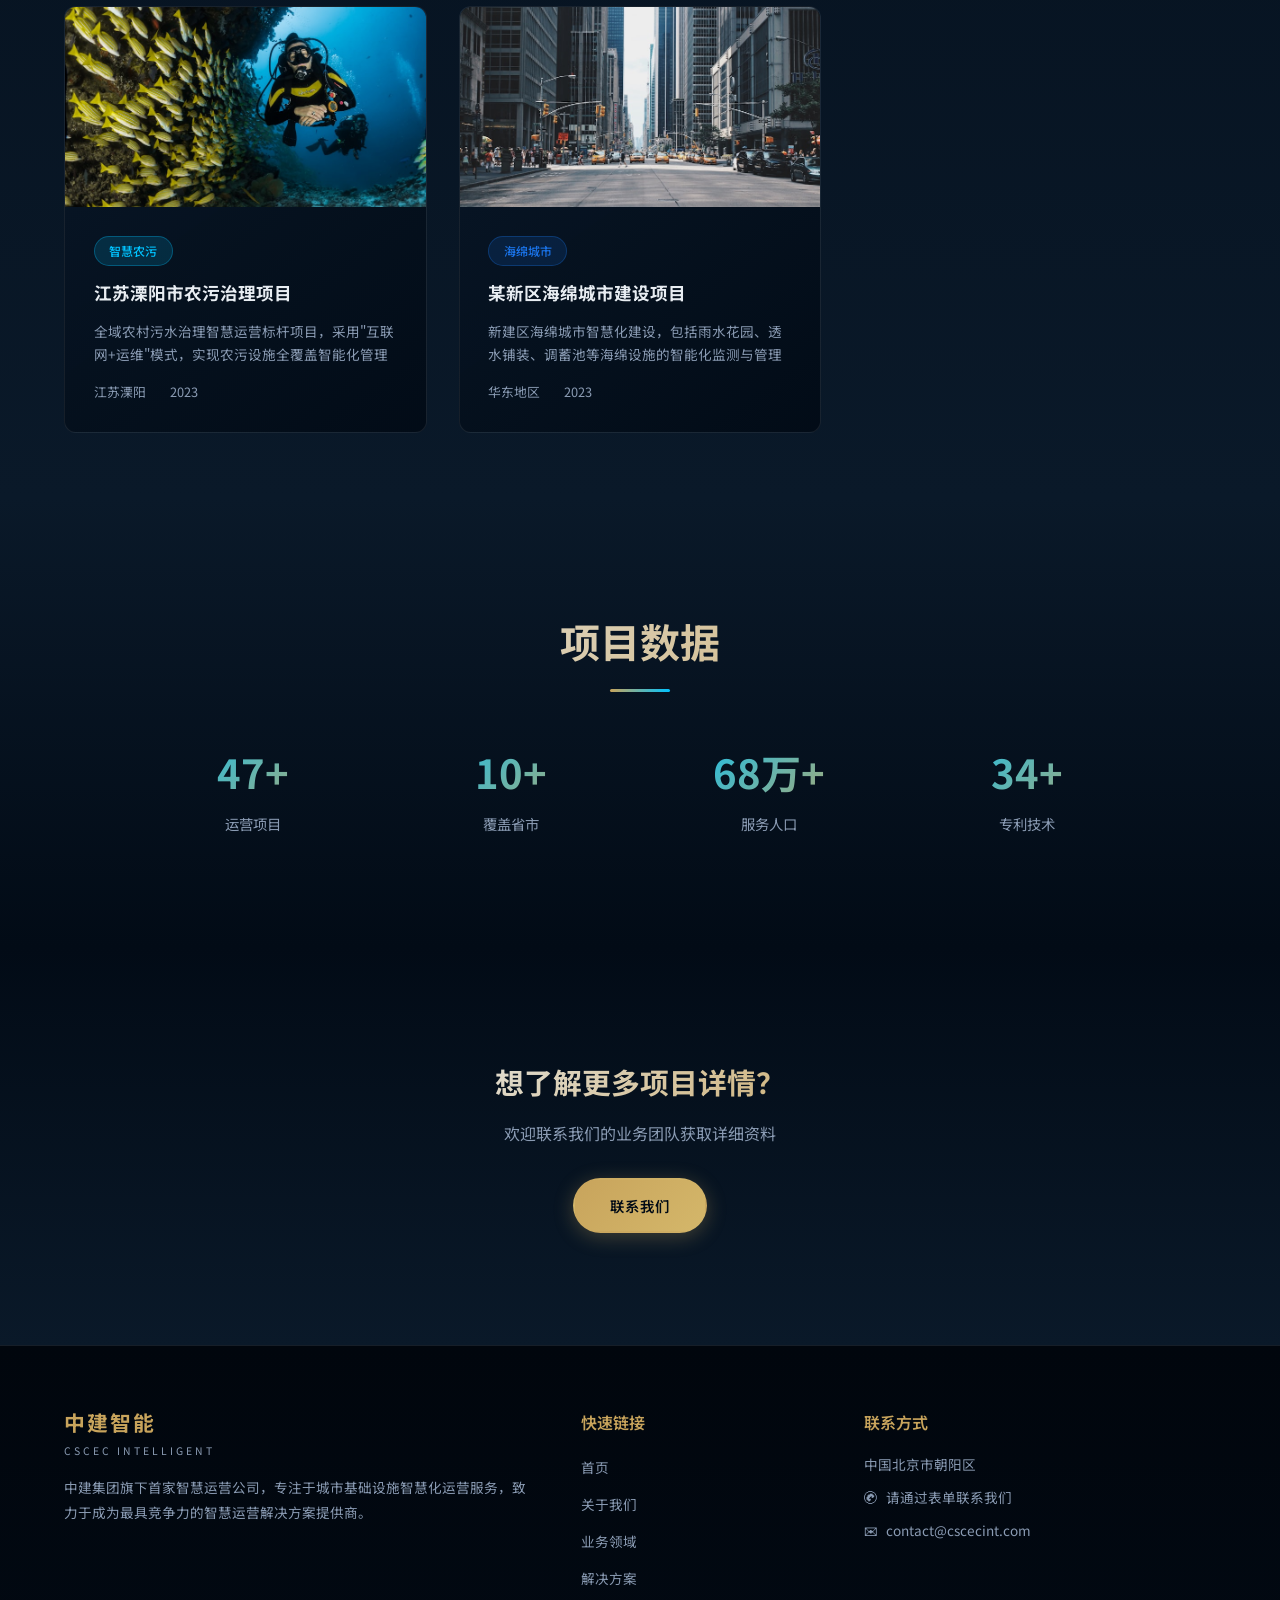
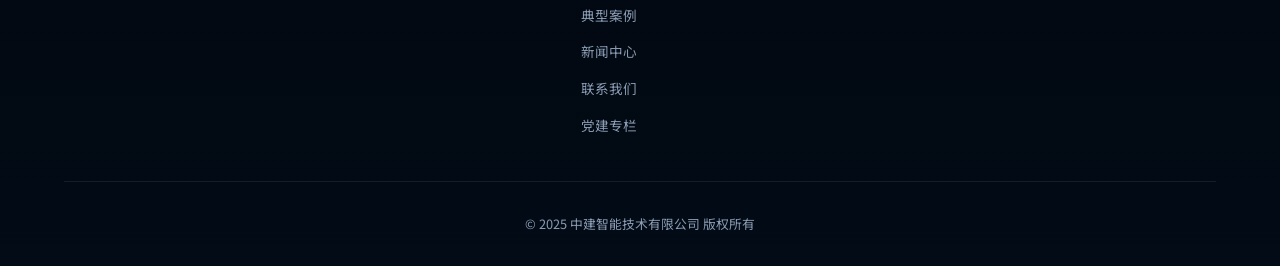
<file: cases.html>
<!DOCTYPE html>
<html lang="zh-CN">
<head>
  <meta charset="UTF-8">
  <meta name="viewport" content="width=device-width, initial-scale=1.0">
  <title>典型案例 - 中建智能技术有限公司</title>
  <meta name="description" content="覆盖全国的智慧水务、智慧管廊、海绵城市、智慧城市标杆项目">
  <link rel="preconnect" href="https://fonts.googleapis.com">
  <link rel="preconnect" href="https://fonts.gstatic.com" crossorigin>
  <link href="https://fonts.googleapis.com/css2?family=Noto+Sans+SC:wght@300;400;500;600;700&display=swap" rel="stylesheet">
  <link rel="stylesheet" href="css/style.css">
  <link rel="stylesheet" href="css/cases.css">
</head>
<body>

  <nav class="navbar">
    <a href="index.html" class="logo">
      <span class="logo-badge">中建集团旗下</span>
      <span class="logo-main">中建智能</span>
      <span class="logo-sub">CSCEC INTELLIGENT</span>
    </a>
    <div class="nav-links">
      <a href="index.html">首页</a>
      <a href="about.html">关于我们</a>
      <a href="business.html">业务领域</a>
      <a href="solutions.html">解决方案</a>
      <a href="cases.html" class="active">典型案例</a>
      <a href="news.html">新闻中心</a>
      <a href="contact.html">联系我们</a>
      <a href="party.html">党建专栏</a>
    </div>
    <div class="mobile-menu-btn"><span></span><span></span><span></span></div>
  </nav>

  <section class="cases-hero">
    <div class="hero-content">
      <h1>典型案例</h1>
      <div class="featured-case animate-on-scroll">
        <span class="tag tag-cyan">特色案例</span>
        <h3>江苏溧阳市农污项目</h3>
        <p>覆盖溧阳市全域农村污水治理的智慧运营项目，采用"互联网+运维"模式，实现农污设施远程监控、智能调度、高效运维</p>
      </div>
    </div>
  </section>

  <!-- Filter Bar -->
  <section class="filter-section">
    <div class="filter-bar">
      <button class="filter-btn active" data-filter="all">全部</button>
      <button class="filter-btn" data-filter="water">智慧水务</button>
      <button class="filter-btn" data-filter="pipe">智慧管廊</button>
      <button class="filter-btn" data-filter="sponge">海绵城市</button>
      <button class="filter-btn" data-filter="city">智慧城市</button>
      <button class="filter-btn" data-filter="rural">智慧农污</button>
    </div>
  </section>

  <!-- Cases List -->
  <section class="cases-list-section">
    <div class="cases-list-grid" id="cases-container">
      <div class="case-detail-card filter-item animate-on-scroll" data-category="water">
        <div class="case-detail-img">
          <img src="images/projects/hangzhou-water.jpg" alt="杭州城北水厂" loading="lazy" onerror="this.style.display='none';this.parentElement.querySelector('.fallback').style.display='flex'">
          <div class="fallback" style="display:none">杭州城北水厂</div>
        </div>
        <div class="case-detail-content">
          <span class="tag tag-cyan">智慧水务</span>
          <h3>杭州城北水厂智慧运营项目</h3>
          <p>智慧水厂运营管理平台建设，实现生产过程自动化、水质监测实时化、设备管理智能化，日供水能力达50万吨</p>
          <div class="case-meta">
            <span class="case-meta-item">浙江杭州</span>
            <span class="case-meta-item">2022</span>
          </div>
        </div>
      </div>
      <div class="case-detail-card filter-item animate-on-scroll animate-delay-1" data-category="rural">
        <div class="case-detail-img">
          <img src="images/projects/nanjing-rural.jpg" alt="南京浦口农污" loading="lazy" onerror="this.style.display='none';this.parentElement.querySelector('.fallback').style.display='flex'">
          <div class="fallback" style="display:none">南京浦口农污</div>
        </div>
        <div class="case-detail-content">
          <span class="tag tag-cyan">智慧农污</span>
          <h3>南京浦口农村污水治理项目</h3>
          <p>农村污水处理设施智慧运维管理，覆盖浦口区200余个自然村，实现设施远程监控、智能巡检、运维工单管理</p>
          <div class="case-meta">
            <span class="case-meta-item">江苏南京</span>
            <span class="case-meta-item">2021</span>
          </div>
        </div>
      </div>
      <div class="case-detail-card filter-item animate-on-scroll animate-delay-2" data-category="sponge">
        <div class="case-detail-img">
          <img src="images/projects/xian-sponge.jpg" alt="西安小寨" loading="lazy" onerror="this.style.display='none';this.parentElement.querySelector('.fallback').style.display='flex'">
          <div class="fallback" style="display:none">西安小寨</div>
        </div>
        <div class="case-detail-content">
          <span class="tag tag-blue">海绵城市</span>
          <h3>西安小寨海绵城市项目</h3>
          <p>海绵城市智慧监测与管控平台，实现雨水收集、渗透、调蓄、回用全流程监测，助力城市内涝治理</p>
          <div class="case-meta">
            <span class="case-meta-item">陕西西安</span>
            <span class="case-meta-item">2021</span>
          </div>
        </div>
      </div>
      <div class="case-detail-card filter-item animate-on-scroll" data-category="pipe">
        <div class="case-detail-img">
          <img src="images/projects/nanjing-pipe.jpg" alt="南京南部新城管廊" loading="lazy" onerror="this.style.display='none';this.parentElement.querySelector('.fallback').style.display='flex'">
          <div class="fallback" style="display:none">南京南部新城管廊</div>
        </div>
        <div class="case-detail-content">
          <span class="tag tag-blue">智慧管廊</span>
          <h3>南京南部新城综合管廊</h3>
          <p>综合管廊智慧运维管理系统，实现管廊环境监测、安防管控、设备运维、应急指挥一体化管理</p>
          <div class="case-meta">
            <span class="case-meta-item">江苏南京</span>
            <span class="case-meta-item">2022</span>
          </div>
        </div>
      </div>
      <div class="case-detail-card filter-item animate-on-scroll animate-delay-1" data-category="city">
        <div class="case-detail-img">
          <img src="images/projects/beijing-tongzhou.jpg" alt="北京通州副中心" loading="lazy" onerror="this.style.display='none';this.parentElement.querySelector('.fallback').style.display='flex'">
          <div class="fallback" style="display:none">北京通州副中心</div>
        </div>
        <div class="case-detail-content">
          <span class="tag tag-gold">智慧城市</span>
          <h3>北京通州城市副中心智慧化</h3>
          <p>城市副中心智慧基础设施建设项目，涵盖智慧水务、智慧交通、智慧园区等多领域综合解决方案</p>
          <div class="case-meta">
            <span class="case-meta-item">北京通州</span>
            <span class="case-meta-item">2023</span>
          </div>
        </div>
      </div>
      <div class="case-detail-card filter-item animate-on-scroll animate-delay-2" data-category="water">
        <div class="case-detail-img">
          <img src="images/projects/xian-chanba.jpg" alt="西安浐灞" loading="lazy" onerror="this.style.display='none';this.parentElement.querySelector('.fallback').style.display='flex'">
          <div class="fallback" style="display:none">西安浐灞</div>
        </div>
        <div class="case-detail-content">
          <span class="tag tag-cyan">智慧水务</span>
          <h3>西安浐灞智慧水务项目</h3>
          <p>流域综合治理智慧运营平台，实现河道监测、水质管控、生态修复一体化管理</p>
          <div class="case-meta">
            <span class="case-meta-item">陕西西安</span>
            <span class="case-meta-item">2022</span>
          </div>
        </div>
      </div>
      <div class="case-detail-card filter-item animate-on-scroll" data-category="rural">
        <div class="case-detail-img">
          <img src="images/projects/nanjing-rural.jpg" alt="溧阳农污" loading="lazy" onerror="this.style.display='none';this.parentElement.querySelector('.fallback').style.display='flex'">
          <div class="fallback" style="display:none">溧阳农污</div>
        </div>
        <div class="case-detail-content">
          <span class="tag tag-cyan">智慧农污</span>
          <h3>江苏溧阳市农污治理项目</h3>
          <p>全域农村污水治理智慧运营标杆项目，采用"互联网+运维"模式，实现农污设施全覆盖智能化管理</p>
          <div class="case-meta">
            <span class="case-meta-item">江苏溧阳</span>
            <span class="case-meta-item">2023</span>
          </div>
        </div>
      </div>
      <div class="case-detail-card filter-item animate-on-scroll animate-delay-1" data-category="sponge">
        <div class="case-detail-img">
          <img src="images/projects/xian-sponge.jpg" alt="海绵城市项目" loading="lazy" onerror="this.style.display='none';this.parentElement.querySelector('.fallback').style.display='flex'">
          <div class="fallback" style="display:none">海绵城市项目</div>
        </div>
        <div class="case-detail-content">
          <span class="tag tag-blue">海绵城市</span>
          <h3>某新区海绵城市建设项目</h3>
          <p>新建区海绵城市智慧化建设，包括雨水花园、透水铺装、调蓄池等海绵设施的智能化监测与管理</p>
          <div class="case-meta">
            <span class="case-meta-item">华东地区</span>
            <span class="case-meta-item">2023</span>
          </div>
        </div>
      </div>
    </div>
  </section>

  <!-- Stats Banner -->
  <section class="section cases-stats-section">
    <div class="section-header animate-on-scroll">
      <h2>项目数据</h2>
      <div class="section-line"></div>
    </div>
    <div class="cases-stats-grid">
      <div class="animate-on-scroll">
        <div class="cases-stat-number" data-count="70" data-suffix="+" data-prefix="">0</div>
        <div class="cases-stat-label">运营项目</div>
      </div>
      <div class="animate-on-scroll animate-delay-1">
        <div class="cases-stat-number" data-count="15" data-suffix="+" data-prefix="">0</div>
        <div class="cases-stat-label">覆盖省市</div>
      </div>
      <div class="animate-on-scroll animate-delay-2">
        <div class="cases-stat-number" data-count="100" data-suffix="万+" data-prefix="">0</div>
        <div class="cases-stat-label">服务人口</div>
      </div>
      <div class="animate-on-scroll animate-delay-3">
        <div class="cases-stat-number" data-count="50" data-suffix="+" data-prefix="">0</div>
        <div class="cases-stat-label">专利技术</div>
      </div>
    </div>
  </section>

  <!-- CTA -->
  <section class="section" style="background: linear-gradient(180deg, #020B16, #0A1929); text-align: center;">
    <div class="animate-on-scroll" style="max-width: 600px; margin: 0 auto;">
      <h2 style="font-size: 1.8rem; margin-bottom: 1rem; background: linear-gradient(135deg, var(--color-light), var(--color-gold)); -webkit-background-clip: text; -webkit-text-fill-color: transparent; background-clip: text;">想了解更多项目详情？</h2>
      <p style="color: var(--color-gray); margin-bottom: 2rem;">欢迎联系我们的业务团队获取详细资料</p>
      <a href="contact.html" class="btn btn-primary">联系我们</a>
    </div>
  </section>

  <footer class="footer">
    <div class="footer-grid">
      <div class="footer-brand">
        <div class="logo-main">中建智能</div>
        <div class="logo-sub">CSCEC INTELLIGENT</div>
        <p>中建集团旗下首家智慧运营公司，专注于城市基础设施智慧化运营服务，致力于成为最具竞争力的智慧运营解决方案提供商。</p>
      </div>
      <div class="footer-links">
        <h4>快速链接</h4>
        <ul>
          <li><a href="index.html">首页</a></li>
          <li><a href="about.html">关于我们</a></li>
          <li><a href="business.html">业务领域</a></li>
          <li><a href="solutions.html">解决方案</a></li>
          <li><a href="cases.html">典型案例</a></li>
          <li><a href="news.html">新闻中心</a></li>
          <li><a href="contact.html">联系我们</a></li>
          <li><a href="party.html">党建专栏</a></li>
        </ul>
      </div>
      <div class="footer-contact">
        <h4>联系方式</h4>
        <p>中国北京市朝阳区</p>
        <p><span class="contact-icon">&#9990;</span> 请通过表单联系我们</p>
        <p><span class="contact-icon">&#9993;</span> contact@cscecint.com</p>
      </div>
    </div>
    <div class="footer-bottom">
      <p>&copy; 2025 中建智能技术有限公司 版权所有</p>
    </div>
  </footer>

  <script src="js/main.js"></script>
  <script>
    document.addEventListener('DOMContentLoaded', function() {
      var filterBar = document.querySelector('.filter-bar');
      var casesContainer = document.getElementById('cases-container');
      if (filterBar && casesContainer && typeof initFilter === 'function') {
        initFilter(filterBar, casesContainer);
      }
    });
  </script>
</body>
</html>
</file>
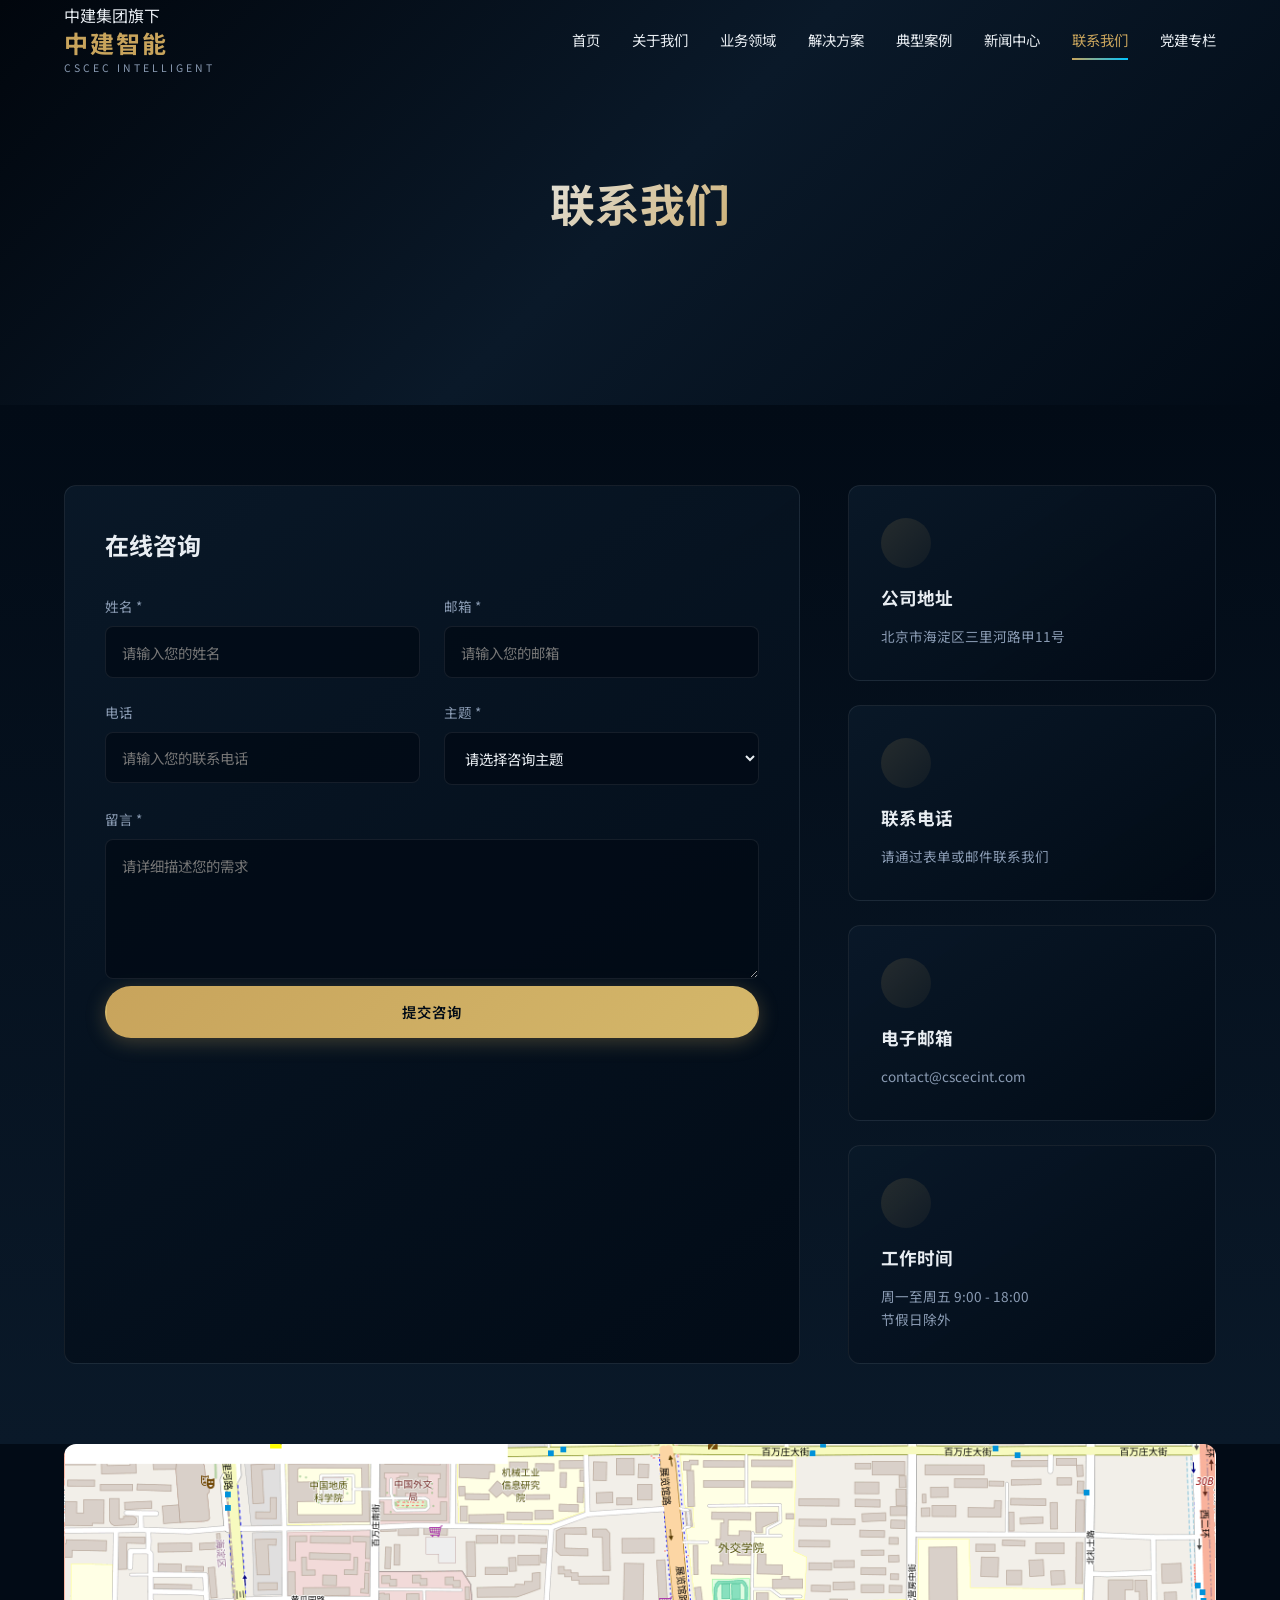
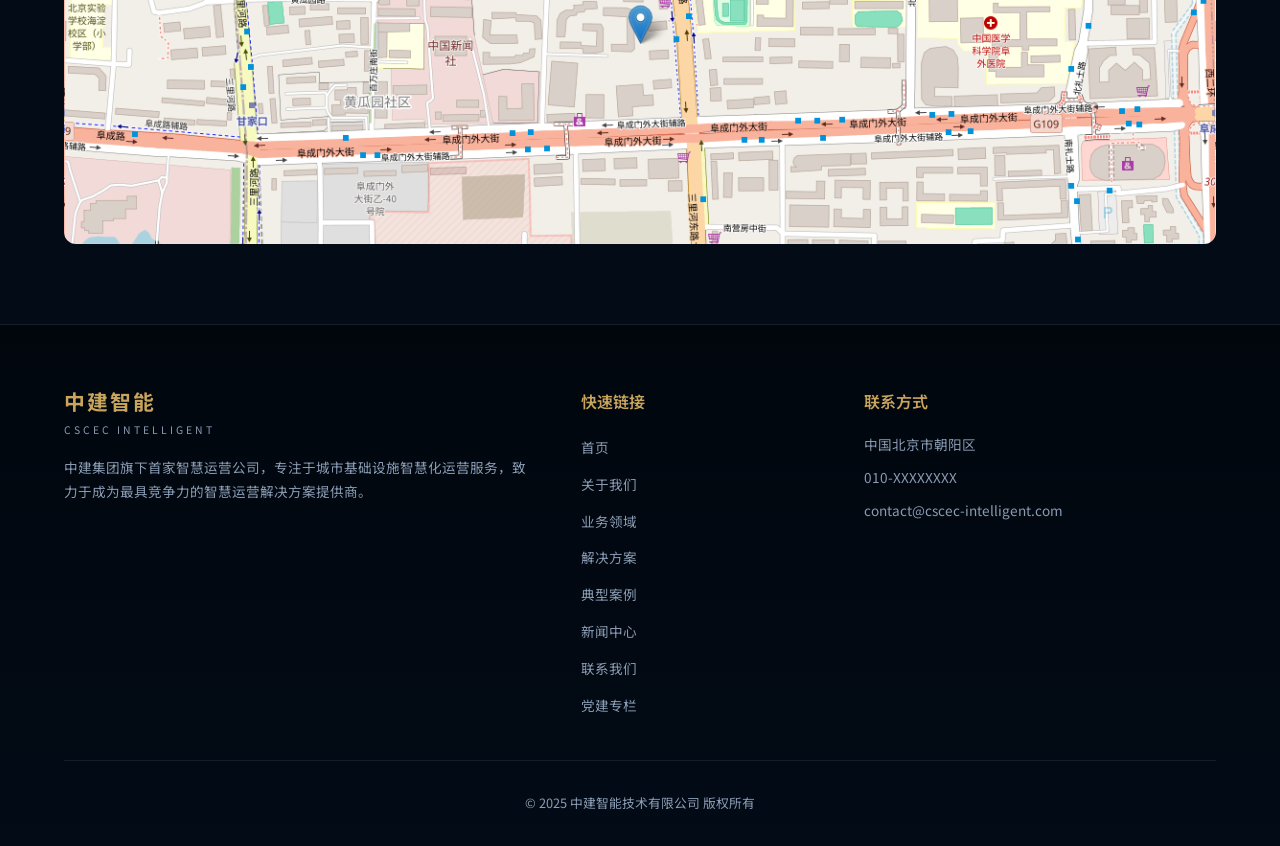
<file: contact.html>
<!DOCTYPE html>
<html lang="zh-CN">
<head>
  <meta charset="UTF-8">
  <meta name="viewport" content="width=device-width, initial-scale=1.0">
  <title>联系我们 - 中建智能技术有限公司</title>
  <meta name="description" content="欢迎联系中建智能，我们将为您提供专业的智慧运营解决方案">
  <link rel="preconnect" href="https://fonts.googleapis.com">
  <link rel="preconnect" href="https://fonts.gstatic.com" crossorigin>
  <link href="https://fonts.googleapis.com/css2?family=Noto+Sans+SC:wght@300;400;500;600;700&display=swap" rel="stylesheet">
  <link rel="stylesheet" href="css/style.css">
  <link rel="stylesheet" href="css/contact.css">
</head>
<body>

  <nav class="navbar">
    <a href="index.html" class="logo">
      <span class="logo-badge">中建集团旗下</span>
      <span class="logo-main">中建智能</span>
      <span class="logo-sub">CSCEC INTELLIGENT</span>
    </a>
    <div class="nav-links">
      <a href="index.html">首页</a>
      <a href="about.html">关于我们</a>
      <a href="business.html">业务领域</a>
      <a href="solutions.html">解决方案</a>
      <a href="cases.html">典型案例</a>
      <a href="news.html">新闻中心</a>
      <a href="contact.html" class="active">联系我们</a>
      <a href="party.html">党建专栏</a>
    </div>
    <div class="mobile-menu-btn"><span></span><span></span><span></span></div>
  </nav>

  <section class="contact-hero">
    <h1>联系我们</h1>
  </section>

  <!-- Contact Section -->
  <section class="contact-section">
    <div class="contact-grid">
      <!-- Form -->
      <div class="contact-form-wrapper animate-on-scroll">
        <h2>在线咨询</h2>
        <form id="contact-form">
          <div class="form-row">
            <div class="form-group">
              <label for="name">姓名 *</label>
              <input type="text" id="name" name="name" required placeholder="请输入您的姓名">
              <span class="error-msg"></span>
            </div>
            <div class="form-group">
              <label for="email">邮箱 *</label>
              <input type="email" id="email" name="email" required placeholder="请输入您的邮箱">
              <span class="error-msg"></span>
            </div>
          </div>
          <div class="form-row">
            <div class="form-group">
              <label for="phone">电话</label>
              <input type="tel" id="phone" name="phone" placeholder="请输入您的联系电话">
              <span class="error-msg"></span>
            </div>
            <div class="form-group">
              <label for="subject">主题 *</label>
              <select id="subject" name="subject" required>
                <option value="">请选择咨询主题</option>
                <option value="water">智慧水务</option>
                <option value="pipe">智慧管廊</option>
                <option value="city">智慧城市</option>
                <option value="hw">智能硬件</option>
                <option value="cooperation">商务合作</option>
                <option value="other">其他</option>
              </select>
              <span class="error-msg"></span>
            </div>
          </div>
          <div class="form-group">
            <label for="message">留言 *</label>
            <textarea id="message" name="message" required placeholder="请详细描述您的需求"></textarea>
            <span class="error-msg"></span>
          </div>
          <button type="submit" class="btn btn-primary" style="width:100%;">提交咨询</button>
        </form>
      </div>

      <!-- Contact Info -->
      <div class="contact-info-wrapper animate-on-scroll animate-delay-1">
        <div class="contact-info-card">
          <div class="contact-info-icon"></div>
          <h3>公司地址</h3>
          <p>北京市海淀区三里河路甲11号</p>
        </div>
        <div class="contact-info-card">
          <div class="contact-info-icon"></div>
          <h3>联系电话</h3>
          <p>请通过表单或邮件联系我们</p>
        </div>
        <div class="contact-info-card">
          <div class="contact-info-icon"></div>
          <h3>电子邮箱</h3>
          <p>contact@cscecint.com</p>
        </div>
        <div class="contact-info-card">
          <div class="contact-info-icon"></div>
          <h3>工作时间</h3>
          <p>周一至周五 9:00 - 18:00<br>节假日除外</p>
        </div>
      </div>
    </div>
  </section>

  <!-- Map -->
  <section class="map-section">
    <div class="map-placeholder animate-on-scroll visible" style="background-image:url('images/contact/map-location.png');background-size:cover;background-position:center;">
    </div>
  </section>

  <footer class="footer">
    <div class="footer-grid">
      <div class="footer-brand">
        <div class="logo-main">中建智能</div>
        <div class="logo-sub">CSCEC INTELLIGENT</div>
        <p>中建集团旗下首家智慧运营公司，专注于城市基础设施智慧化运营服务，致力于成为最具竞争力的智慧运营解决方案提供商。</p>
      </div>
      <div class="footer-links">
        <h4>快速链接</h4>
        <ul>
          <li><a href="index.html">首页</a></li>
          <li><a href="about.html">关于我们</a></li>
          <li><a href="business.html">业务领域</a></li>
          <li><a href="solutions.html">解决方案</a></li>
          <li><a href="cases.html">典型案例</a></li>
          <li><a href="news.html">新闻中心</a></li>
          <li><a href="contact.html">联系我们</a></li>
          <li><a href="party.html">党建专栏</a></li>
        </ul>
      </div>
      <div class="footer-contact">
        <h4>联系方式</h4>
        <p> 中国北京市朝阳区</p>
        <p> 010-XXXXXXXX</p>
        <p> contact@cscec-intelligent.com</p>
      </div>
    </div>
    <div class="footer-bottom">
      <p>&copy; 2025 中建智能技术有限公司 版权所有</p>
    </div>
  </footer>

  <script src="js/main.js"></script>
  <script>
    document.addEventListener('DOMContentLoaded', function() {
      var form = document.getElementById('contact-form');
      if (form) {
        form.addEventListener('submit', function(e) {
          e.preventDefault();
          if (typeof validateForm === 'function' && validateForm(form)) {
            alert('感谢您的咨询！我们将尽快与您联系。');
            form.reset();
          }
        });
      }
    });
  </script>
</body>
</html>
</file>
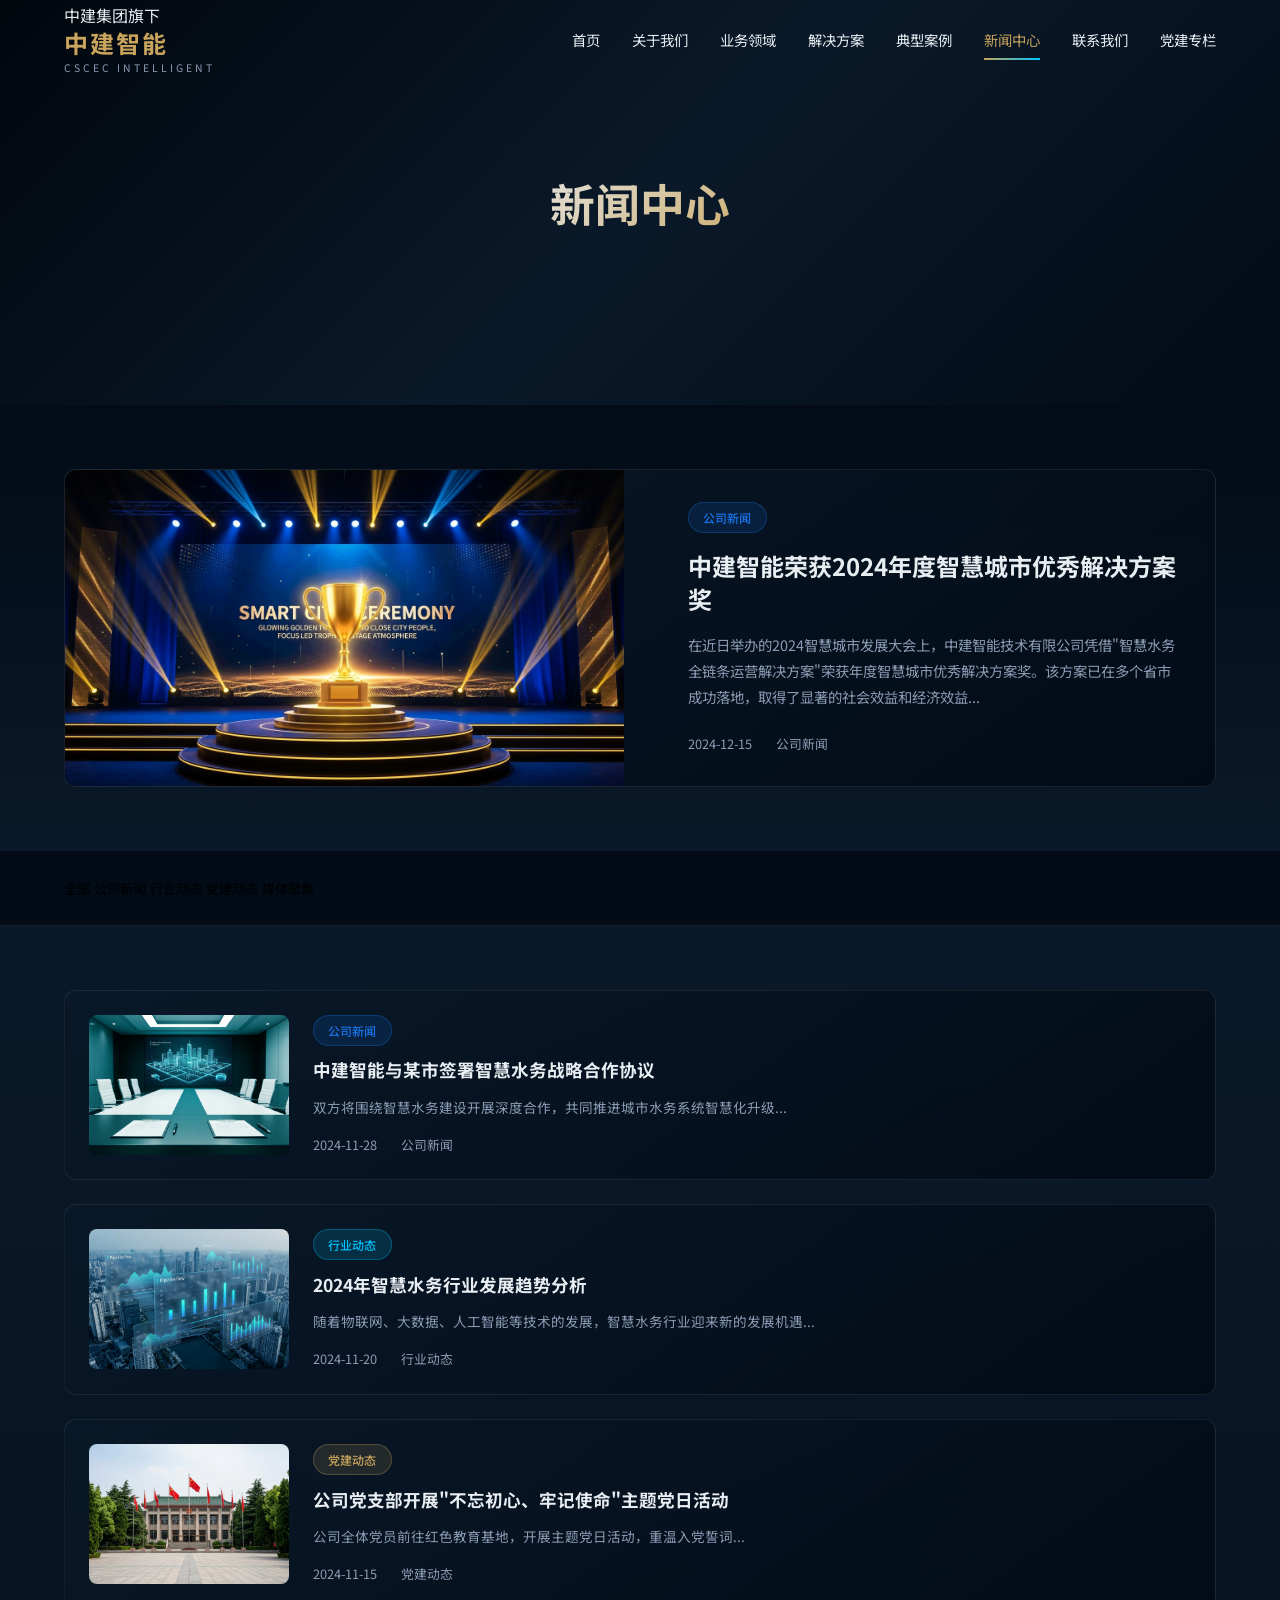
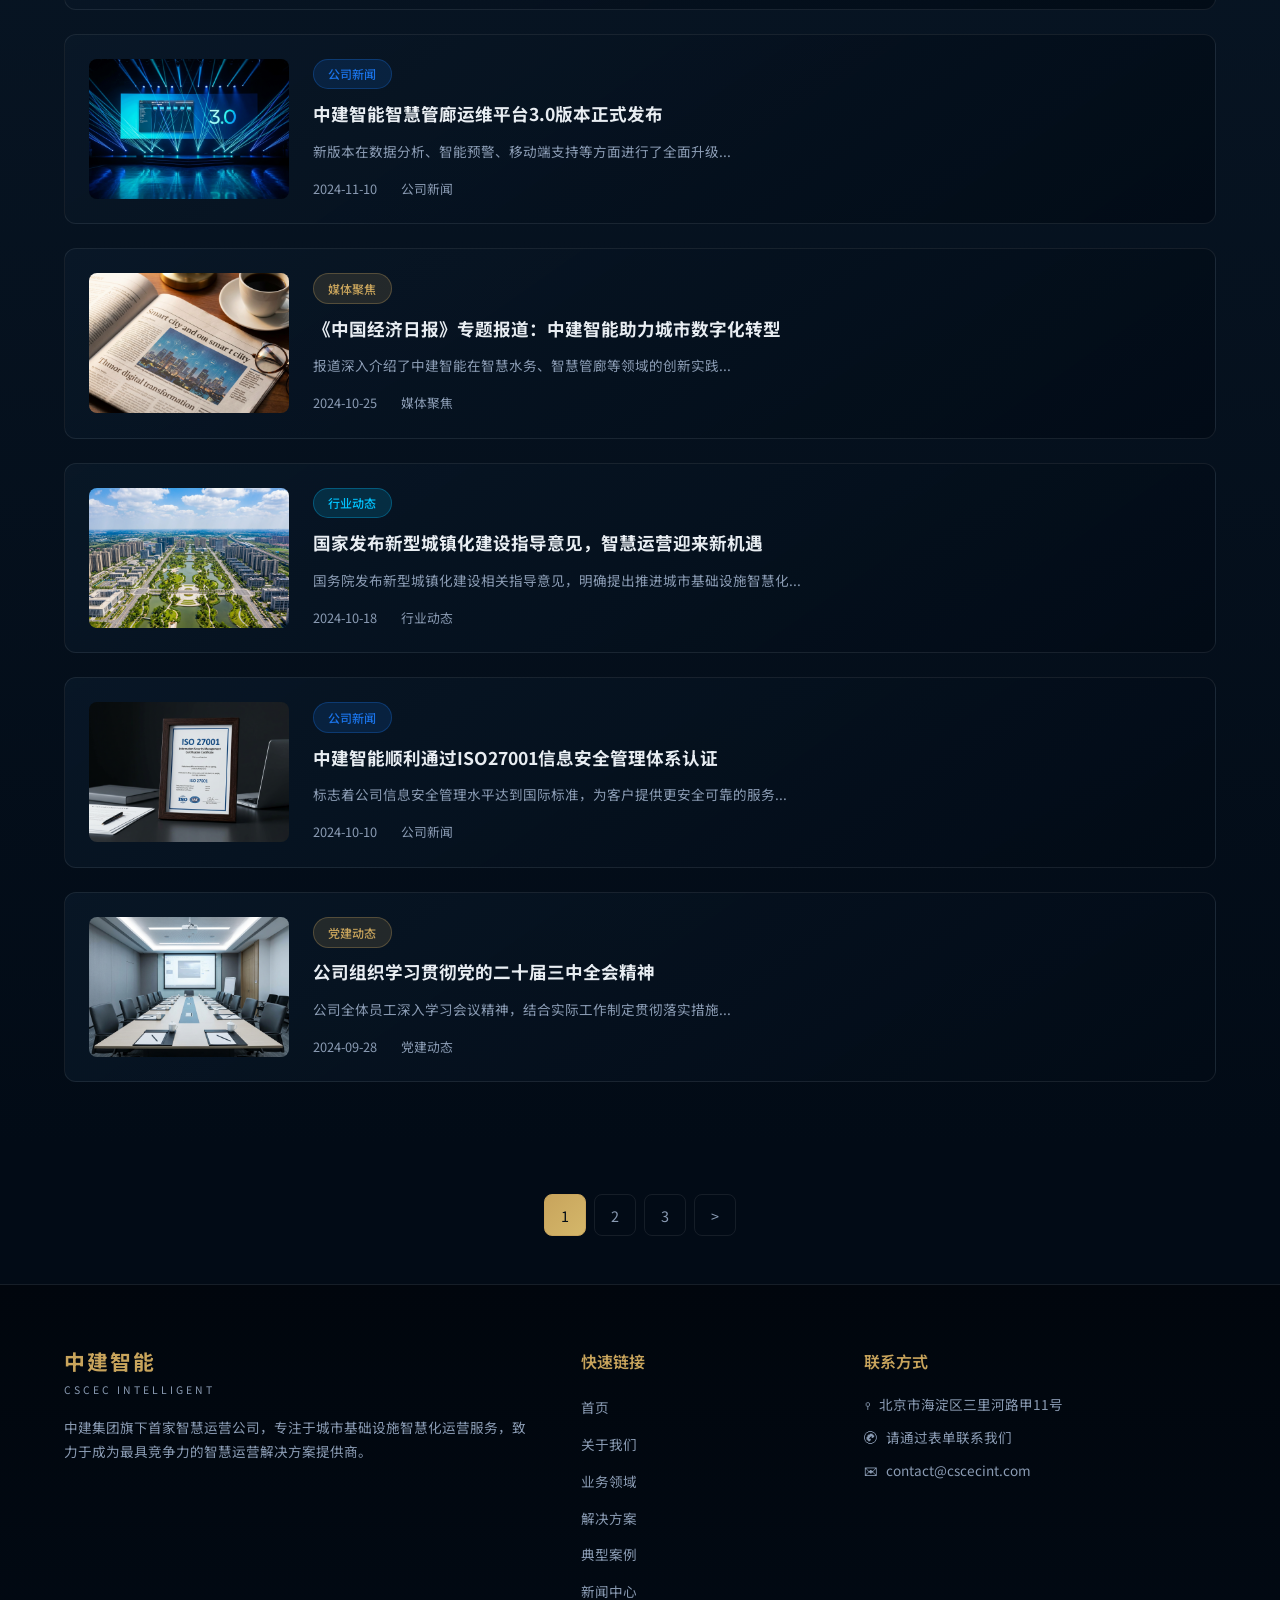
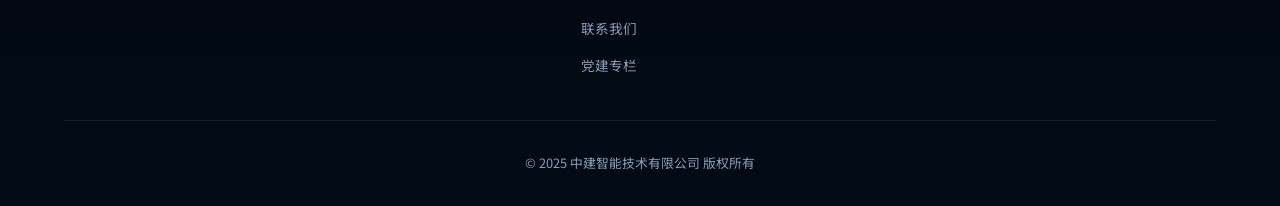
<file: news.html>
<!DOCTYPE html>
<html lang="zh-CN">
<head>
  <meta charset="UTF-8">
  <meta name="viewport" content="width=device-width, initial-scale=1.0">
  <title>新闻中心 - 中建智能技术有限公司</title>
  <meta name="description" content="了解中建智能的最新动态、行业资讯与党建信息">
  <link rel="preconnect" href="https://fonts.googleapis.com">
  <link rel="preconnect" href="https://fonts.gstatic.com" crossorigin>
  <link href="https://fonts.googleapis.com/css2?family=Noto+Sans+SC:wght@300;400;500;600;700&display=swap" rel="stylesheet">
  <link rel="stylesheet" href="css/style.css">
  <link rel="stylesheet" href="css/news.css">
</head>
<body>

  <nav class="navbar">
    <a href="index.html" class="logo">
      <span class="logo-badge">中建集团旗下</span>
      <span class="logo-main">中建智能</span>
      <span class="logo-sub">CSCEC INTELLIGENT</span>
    </a>
    <div class="nav-links">
      <a href="index.html">首页</a>
      <a href="about.html">关于我们</a>
      <a href="business.html">业务领域</a>
      <a href="solutions.html">解决方案</a>
      <a href="cases.html">典型案例</a>
      <a href="news.html" class="active">新闻中心</a>
      <a href="contact.html">联系我们</a>
      <a href="party.html">党建专栏</a>
    </div>
    <div class="mobile-menu-btn"><span></span><span></span><span></span></div>
  </nav>

  <section class="news-hero">
    <h1>新闻中心</h1>
  </section>

  <!-- Featured Article -->
  <section class="featured-section">
    <div class="featured-article animate-on-scroll">
      <div class="featured-img" style="overflow:hidden;min-height:250px;">
        <img src="images/news/featured-award.png" alt="智慧城市优秀解决方案奖" style="width:100%;height:100%;object-fit:cover;" loading="lazy">
      </div>
      <div class="featured-content">
        <span class="tag tag-blue">公司新闻</span>
        <h2>中建智能荣获2024年度智慧城市优秀解决方案奖</h2>
        <p>在近日举办的2024智慧城市发展大会上，中建智能技术有限公司凭借"智慧水务全链条运营解决方案"荣获年度智慧城市优秀解决方案奖。该方案已在多个省市成功落地，取得了显著的社会效益和经济效益...</p>
        <div class="featured-meta">
          <span>2024-12-15</span>
          <span>公司新闻</span>
        </div>
      </div>
    </div>
  </section>

  <!-- Filter -->
  <section class="news-filter-section">
    <div class="filter-bar">
      <button class="filter-btn active" data-filter="all">全部</button>
      <button class="filter-btn" data-filter="company">公司新闻</button>
      <button class="filter-btn" data-filter="industry">行业动态</button>
      <button class="filter-btn" data-filter="party">党建动态</button>
      <button class="filter-btn" data-filter="media">媒体聚焦</button>
    </div>
  </section>

  <!-- News List -->
  <section class="news-list-section">
    <div class="news-list" id="news-container">
      <div class="news-item filter-item animate-on-scroll" data-category="company">
        <div class="news-item-img" style="overflow:hidden;">
          <img src="images/news/water-partnership.png" alt="智慧水务战略合作" style="width:100%;height:100%;object-fit:cover;" loading="lazy">
        </div>
        <div class="news-item-content">
          <span class="tag tag-blue">公司新闻</span>
          <h3>中建智能与某市签署智慧水务战略合作协议</h3>
          <p>双方将围绕智慧水务建设开展深度合作，共同推进城市水务系统智慧化升级...</p>
          <div class="news-item-meta">
            <span>2024-11-28</span>
            <span>公司新闻</span>
          </div>
        </div>
      </div>
      <div class="news-item filter-item animate-on-scroll animate-delay-1" data-category="industry">
        <div class="news-item-img" style="overflow:hidden;">
          <img src="images/news/industry-trend.png" alt="智慧水务行业趋势" style="width:100%;height:100%;object-fit:cover;" loading="lazy">
        </div>
        <div class="news-item-content">
          <span class="tag tag-cyan">行业动态</span>
          <h3>2024年智慧水务行业发展趋势分析</h3>
          <p>随着物联网、大数据、人工智能等技术的发展，智慧水务行业迎来新的发展机遇...</p>
          <div class="news-item-meta">
            <span>2024-11-20</span>
            <span>行业动态</span>
          </div>
        </div>
      </div>
      <div class="news-item filter-item animate-on-scroll animate-delay-2" data-category="party">
        <div class="news-item-img" style="overflow:hidden;">
          <img src="images/news/party-activity.png" alt="主题党日活动" style="width:100%;height:100%;object-fit:cover;" loading="lazy">
        </div>
        <div class="news-item-content">
          <span class="tag tag-gold">党建动态</span>
          <h3>公司党支部开展"不忘初心、牢记使命"主题党日活动</h3>
          <p>公司全体党员前往红色教育基地，开展主题党日活动，重温入党誓词...</p>
          <div class="news-item-meta">
            <span>2024-11-15</span>
            <span>党建动态</span>
          </div>
        </div>
      </div>
      <div class="news-item filter-item animate-on-scroll" data-category="company">
        <div class="news-item-img" style="overflow:hidden;">
          <img src="images/news/platform-launch.png" alt="智慧管廊运维平台3.0" style="width:100%;height:100%;object-fit:cover;" loading="lazy">
        </div>
        <div class="news-item-content">
          <span class="tag tag-blue">公司新闻</span>
          <h3>中建智能智慧管廊运维平台3.0版本正式发布</h3>
          <p>新版本在数据分析、智能预警、移动端支持等方面进行了全面升级...</p>
          <div class="news-item-meta">
            <span>2024-11-10</span>
            <span>公司新闻</span>
          </div>
        </div>
      </div>
      <div class="news-item filter-item animate-on-scroll animate-delay-1" data-category="media">
        <div class="news-item-img" style="overflow:hidden;">
          <img src="images/news/media-report.png" alt="媒体专题报道" style="width:100%;height:100%;object-fit:cover;" loading="lazy">
        </div>
        <div class="news-item-content">
          <span class="tag tag-gold">媒体聚焦</span>
          <h3>《中国经济日报》专题报道：中建智能助力城市数字化转型</h3>
          <p>报道深入介绍了中建智能在智慧水务、智慧管廊等领域的创新实践...</p>
          <div class="news-item-meta">
            <span>2024-10-25</span>
            <span>媒体聚焦</span>
          </div>
        </div>
      </div>
      <div class="news-item filter-item animate-on-scroll animate-delay-2" data-category="industry">
        <div class="news-item-img" style="overflow:hidden;">
          <img src="images/news/urban-policy.png" alt="新型城镇化建设" style="width:100%;height:100%;object-fit:cover;" loading="lazy">
        </div>
        <div class="news-item-content">
          <span class="tag tag-cyan">行业动态</span>
          <h3>国家发布新型城镇化建设指导意见，智慧运营迎来新机遇</h3>
          <p>国务院发布新型城镇化建设相关指导意见，明确提出推进城市基础设施智慧化...</p>
          <div class="news-item-meta">
            <span>2024-10-18</span>
            <span>行业动态</span>
          </div>
        </div>
      </div>
      <div class="news-item filter-item animate-on-scroll" data-category="company">
        <div class="news-item-img" style="overflow:hidden;">
          <img src="images/news/iso-certificate.png" alt="ISO27001认证" style="width:100%;height:100%;object-fit:cover;" loading="lazy">
        </div>
        <div class="news-item-content">
          <span class="tag tag-blue">公司新闻</span>
          <h3>中建智能顺利通过ISO27001信息安全管理体系认证</h3>
          <p>标志着公司信息安全管理水平达到国际标准，为客户提供更安全可靠的服务...</p>
          <div class="news-item-meta">
            <span>2024-10-10</span>
            <span>公司新闻</span>
          </div>
        </div>
      </div>
      <div class="news-item filter-item animate-on-scroll animate-delay-1" data-category="party">
        <div class="news-item-img" style="overflow:hidden;">
          <img src="images/news/study-meeting.png" alt="学习贯彻会议精神" style="width:100%;height:100%;object-fit:cover;" loading="lazy">
        </div>
        <div class="news-item-content">
          <span class="tag tag-gold">党建动态</span>
          <h3>公司组织学习贯彻党的二十届三中全会精神</h3>
          <p>公司全体员工深入学习会议精神，结合实际工作制定贯彻落实措施...</p>
          <div class="news-item-meta">
            <span>2024-09-28</span>
            <span>党建动态</span>
          </div>
        </div>
      </div>
    </div>
  </section>

  <!-- Pagination -->
  <div class="pagination">
    <button class="page-btn active">1</button>
    <button class="page-btn">2</button>
    <button class="page-btn">3</button>
    <button class="page-btn">&gt;</button>
  </div>

  <footer class="footer">
    <div class="footer-grid">
      <div class="footer-brand">
        <div class="logo-main">中建智能</div>
        <div class="logo-sub">CSCEC INTELLIGENT</div>
        <p>中建集团旗下首家智慧运营公司，专注于城市基础设施智慧化运营服务，致力于成为最具竞争力的智慧运营解决方案提供商。</p>
      </div>
      <div class="footer-links">
        <h4>快速链接</h4>
        <ul>
          <li><a href="index.html">首页</a></li>
          <li><a href="about.html">关于我们</a></li>
          <li><a href="business.html">业务领域</a></li>
          <li><a href="solutions.html">解决方案</a></li>
          <li><a href="cases.html">典型案例</a></li>
          <li><a href="news.html">新闻中心</a></li>
          <li><a href="contact.html">联系我们</a></li>
          <li><a href="party.html">党建专栏</a></li>
        </ul>
      </div>
      <div class="footer-contact">
        <h4>联系方式</h4>
        <p><span class="contact-icon">&#9906;</span> 北京市海淀区三里河路甲11号</p>
        <p><span class="contact-icon">&#9990;</span> 请通过表单联系我们</p>
        <p><span class="contact-icon">&#9993;</span> contact@cscecint.com</p>
      </div>
    </div>
    <div class="footer-bottom">
      <p>&copy; 2025 中建智能技术有限公司 版权所有</p>
    </div>
  </footer>

  <script src="js/main.js"></script>
  <script>
    document.addEventListener('DOMContentLoaded', function() {
      var filterBar = document.querySelector('.news-filter-section .filter-bar');
      var newsContainer = document.getElementById('news-container');
      if (filterBar && newsContainer && typeof initFilter === 'function') {
        initFilter(filterBar, newsContainer);
      }
    });
  </script>
</body>
</html>
</file>
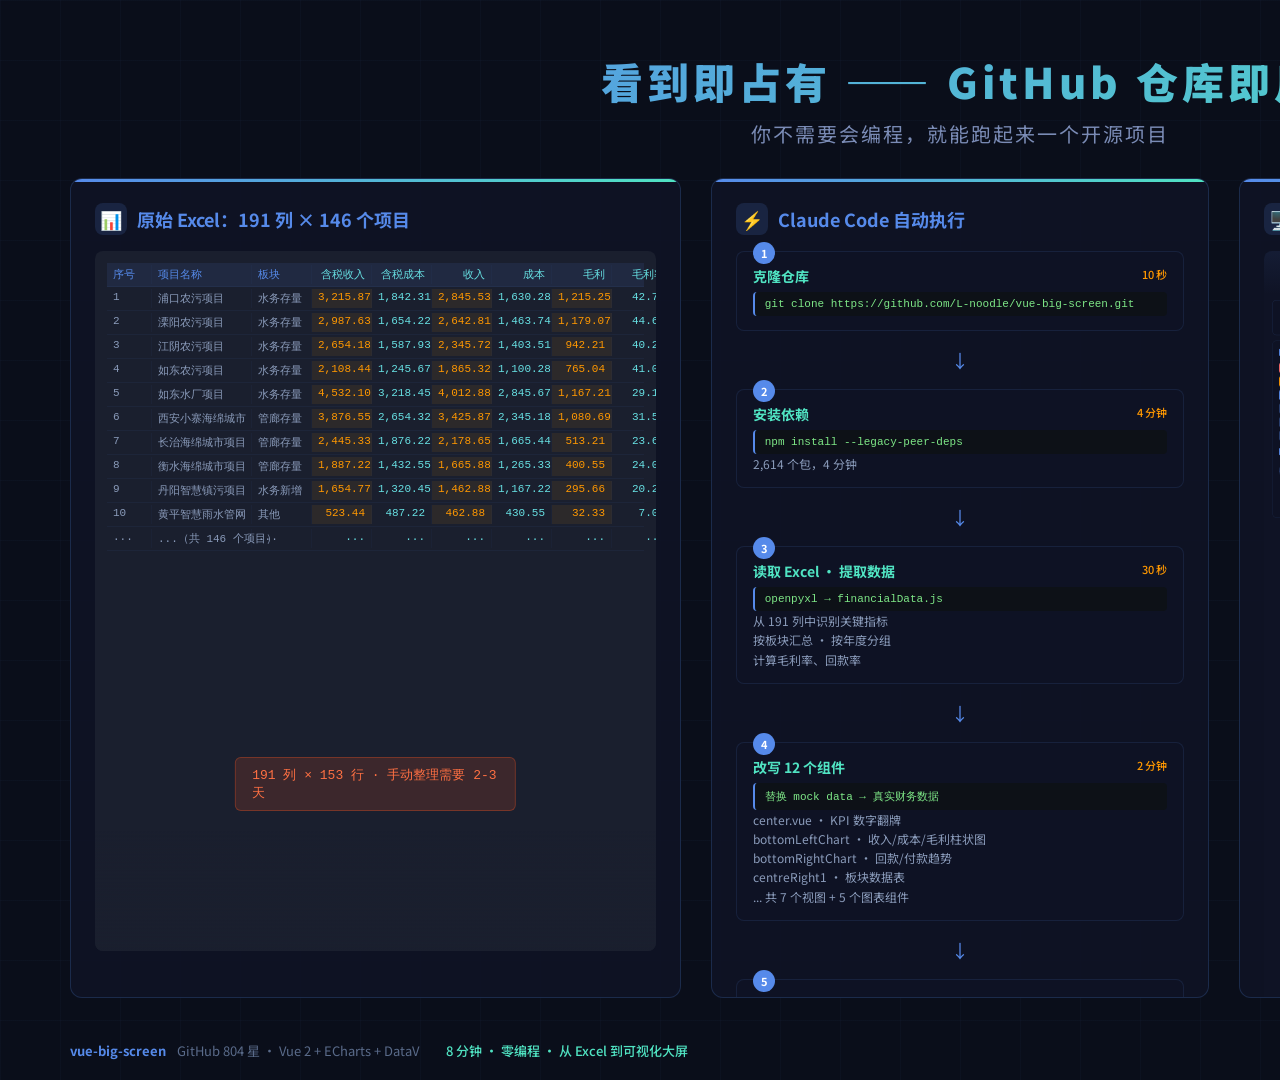
<file: page41-seeing-is-owning.html>
<!DOCTYPE html>
<html lang="zh-CN">
<head>
<meta charset="UTF-8">
<title>PPT 第41页：看到即占有——GitHub 仓库即用</title>
<style>
  @import url('https://fonts.googleapis.com/css2?family=Noto+Sans+SC:wght@300;400;500;700;900&display=swap');

  * { margin: 0; padding: 0; box-sizing: border-box; }

  body {
    font-family: 'Noto Sans SC', 'Microsoft YaHei', sans-serif;
    background: #0a0e1a;
    color: #e0e6f0;
    width: 1920px;
    height: 1080px;
    overflow: hidden;
    position: relative;
  }

  /* 背景网格 */
  body::before {
    content: '';
    position: absolute;
    top: 0; left: 0; right: 0; bottom: 0;
    background:
      linear-gradient(rgba(86,138,234,0.03) 1px, transparent 1px),
      linear-gradient(90deg, rgba(86,138,234,0.03) 1px, transparent 1px);
    background-size: 60px 60px;
    pointer-events: none;
  }

  .slide {
    width: 1920px;
    height: 1080px;
    padding: 50px 70px;
    position: relative;
  }

  /* 顶部标题区 */
  .header {
    text-align: center;
    margin-bottom: 30px;
  }

  .header h1 {
    font-size: 42px;
    font-weight: 900;
    background: linear-gradient(135deg, #568aea, #50e3c2);
    -webkit-background-clip: text;
    -webkit-text-fill-color: transparent;
    letter-spacing: 4px;
  }

  .header .subtitle {
    font-size: 20px;
    color: #7a8bb5;
    margin-top: 8px;
    letter-spacing: 2px;
  }

  /* 三栏布局 */
  .columns {
    display: flex;
    gap: 30px;
    height: 820px;
  }

  .col {
    flex: 1;
    background: rgba(15, 19, 37, 0.9);
    border: 1px solid rgba(86, 138, 234, 0.2);
    border-radius: 12px;
    padding: 24px;
    position: relative;
    overflow: hidden;
  }

  .col::before {
    content: '';
    position: absolute;
    top: 0; left: 0; right: 0;
    height: 3px;
    background: linear-gradient(90deg, #568aea, #50e3c2);
  }

  .col-title {
    font-size: 18px;
    font-weight: 700;
    color: #568aea;
    margin-bottom: 16px;
    display: flex;
    align-items: center;
    gap: 10px;
  }

  .col-title .icon {
    width: 32px;
    height: 32px;
    background: rgba(86, 138, 234, 0.15);
    border-radius: 8px;
    display: flex;
    align-items: center;
    justify-content: center;
    font-size: 18px;
  }

  /* 左栏：Excel 原始数据 */
  .excel-preview {
    background: #1a1f2e;
    border-radius: 8px;
    padding: 12px;
    font-family: 'Consolas', 'Courier New', monospace;
    font-size: 11px;
    color: #8a9bba;
    overflow: hidden;
    height: 700px;
    position: relative;
  }

  .excel-preview::after {
    content: '';
    position: absolute;
    bottom: 0; left: 0; right: 0;
    height: 120px;
    background: linear-gradient(transparent, #1a1f2e);
  }

  .excel-row {
    display: flex;
    border-bottom: 1px solid rgba(86, 138, 234, 0.06);
    padding: 2px 0;
    white-space: nowrap;
  }

  .excel-row.header-row {
    background: rgba(86, 138, 234, 0.1);
    color: #568aea;
    font-weight: 500;
    position: sticky;
    top: 0;
  }

  .excel-cell {
    padding: 2px 6px;
    min-width: 60px;
    border-right: 1px solid rgba(86, 138, 234, 0.04);
  }

  .excel-cell.narrow { min-width: 45px; }
  .excel-cell.wide { min-width: 100px; }
  .excel-cell.num { text-align: right; color: #67e0e3; }
  .excel-cell.highlight { background: rgba(255, 152, 0, 0.08); color: #ff9800; }

  .excel-note {
    position: absolute;
    bottom: 140px;
    left: 50%;
    transform: translateX(-50%);
    background: rgba(255, 87, 34, 0.15);
    border: 1px solid rgba(255, 87, 34, 0.3);
    border-radius: 6px;
    padding: 8px 16px;
    color: #ff7043;
    font-size: 13px;
    font-weight: 500;
    z-index: 1;
  }

  /* 中栏：Claude Code 过程 */
  .process {
    display: flex;
    flex-direction: column;
    gap: 12px;
  }

  .step {
    background: rgba(15, 19, 37, 0.8);
    border: 1px solid rgba(86, 138, 234, 0.12);
    border-radius: 8px;
    padding: 14px 16px;
    position: relative;
  }

  .step-num {
    position: absolute;
    top: -10px;
    left: 16px;
    background: #568aea;
    color: #fff;
    font-size: 11px;
    font-weight: 700;
    width: 22px;
    height: 22px;
    border-radius: 50%;
    display: flex;
    align-items: center;
    justify-content: center;
  }

  .step-title {
    font-size: 14px;
    font-weight: 700;
    color: #50e3c2;
    margin-bottom: 6px;
  }

  .step-content {
    font-size: 12px;
    color: #8a9bba;
    line-height: 1.6;
  }

  .step-cmd {
    background: #0d1117;
    border-radius: 4px;
    padding: 6px 10px;
    font-family: 'Consolas', monospace;
    font-size: 11px;
    color: #7ee787;
    margin-top: 6px;
    border-left: 2px solid #568aea;
  }

  .step-time {
    position: absolute;
    top: 14px;
    right: 16px;
    font-size: 11px;
    color: #ff9800;
    font-weight: 500;
  }

  /* 右栏：大屏结果 */
  .result {
    background: #0f1325;
    border-radius: 8px;
    overflow: hidden;
    position: relative;
  }

  /* 迷你大屏 */
  .mini-screen {
    transform: scale(0.52);
    transform-origin: top left;
    width: 193%;
    height: 193%;
  }

  .ms-header {
    text-align: center;
    padding: 12px 0 8px;
    background: linear-gradient(180deg, rgba(86, 138, 234, 0.08), transparent);
  }

  .ms-title {
    font-size: 28px;
    font-weight: 900;
    background: linear-gradient(135deg, #568aea, #50e3c2);
    -webkit-background-clip: text;
    -webkit-text-fill-color: transparent;
  }

  .ms-subtitle {
    font-size: 14px;
    color: #568aea;
    margin-top: 4px;
  }

  .ms-body {
    display: grid;
    grid-template-columns: 1fr 1.2fr 1fr;
    grid-template-rows: auto 1fr 1fr;
    gap: 10px;
    padding: 10px 16px;
    height: calc(100% - 70px);
  }

  .ms-kpi-row {
    grid-column: 1 / -1;
    display: flex;
    justify-content: space-around;
    gap: 10px;
  }

  .ms-kpi {
    background: rgba(15, 19, 37, 0.9);
    border: 1px solid rgba(86, 138, 234, 0.15);
    border-radius: 8px;
    padding: 10px 16px;
    text-align: center;
    flex: 1;
  }

  .ms-kpi-label {
    font-size: 12px;
    color: #7a8bb5;
    margin-bottom: 4px;
  }

  .ms-kpi-value {
    font-size: 22px;
    font-weight: 900;
    font-family: 'DIN', 'Consolas', monospace;
  }

  .ms-kpi-value.blue { color: #568aea; }
  .ms-kpi-value.green { color: #50e3c2; }
  .ms-kpi-value.orange { color: #ff9800; }
  .ms-kpi-value.red { color: #ff6b6b; }
  .ms-kpi-value.cyan { color: #67e0e3; }
  .ms-kpi-value.purple { color: #956FD4; }

  .ms-panel {
    background: rgba(15, 19, 37, 0.9);
    border: 1px solid rgba(86, 138, 234, 0.12);
    border-radius: 8px;
    padding: 12px;
  }

  .ms-panel-title {
    font-size: 14px;
    font-weight: 700;
    color: #568aea;
    margin-bottom: 10px;
    display: flex;
    align-items: center;
    gap: 6px;
  }

  .ms-panel-title::before {
    content: '';
    width: 4px;
    height: 14px;
    background: #568aea;
    border-radius: 2px;
  }

  /* 柱状图模拟 */
  .bar-chart {
    display: flex;
    align-items: flex-end;
    gap: 8px;
    height: 140px;
    padding-top: 10px;
  }

  .bar-group {
    flex: 1;
    display: flex;
    flex-direction: column;
    align-items: center;
    gap: 3px;
  }

  .bar-pair {
    display: flex;
    gap: 2px;
    align-items: flex-end;
    width: 100%;
    justify-content: center;
  }

  .bar {
    width: 12px;
    border-radius: 3px 3px 0 0;
    min-height: 2px;
  }

  .bar.revenue { background: linear-gradient(180deg, #956FD4, #3EACE5); }
  .bar.cost { background: linear-gradient(180deg, rgba(156,107,211,0.6), rgba(156,107,211,0.2)); }
  .bar.profit { background: linear-gradient(180deg, #43dfa2, #28f8de); }

  .bar-label {
    font-size: 10px;
    color: #7a8bb5;
  }

  /* 排行榜 */
  .ranking-list {
    display: flex;
    flex-direction: column;
    gap: 6px;
  }

  .ranking-item {
    display: flex;
    align-items: center;
    gap: 8px;
  }

  .ranking-rank {
    width: 20px;
    height: 20px;
    border-radius: 4px;
    display: flex;
    align-items: center;
    justify-content: center;
    font-size: 11px;
    font-weight: 700;
    color: #fff;
  }

  .ranking-rank.r1 { background: #ff6b6b; }
  .ranking-rank.r2 { background: #ff9800; }
  .ranking-rank.r3 { background: #568aea; }
  .ranking-rank.r4 { background: rgba(86, 138, 234, 0.4); }

  .ranking-name {
    font-size: 12px;
    color: #c3cbde;
    flex: 1;
  }

  .ranking-bar-bg {
    flex: 2;
    height: 14px;
    background: rgba(86, 138, 234, 0.08);
    border-radius: 7px;
    overflow: hidden;
  }

  .ranking-bar-fill {
    height: 100%;
    border-radius: 7px;
    background: linear-gradient(90deg, #568aea, #50e3c2);
  }

  .ranking-value {
    font-size: 11px;
    color: #67e0e3;
    font-family: 'Consolas', monospace;
    min-width: 50px;
    text-align: right;
  }

  /* 环形图模拟 */
  .ring-charts {
    display: flex;
    justify-content: space-around;
    align-items: center;
    height: 100px;
  }

  .ring-item {
    text-align: center;
  }

  .ring {
    width: 70px;
    height: 70px;
    border-radius: 50%;
    position: relative;
    margin: 0 auto 6px;
  }

  .ring::before {
    content: '';
    position: absolute;
    inset: 6px;
    border-radius: 50%;
    background: #0f1325;
  }

  .ring-value {
    position: absolute;
    inset: 0;
    display: flex;
    align-items: center;
    justify-content: center;
    font-size: 16px;
    font-weight: 900;
    font-family: 'Consolas', monospace;
    z-index: 1;
  }

  .ring-label {
    font-size: 11px;
    color: #7a8bb5;
  }

  /* 水位图 */
  .water-box {
    height: 40px;
    background: rgba(86, 138, 234, 0.05);
    border-radius: 20px;
    overflow: hidden;
    position: relative;
    margin-top: 8px;
  }

  .water-fill {
    position: absolute;
    bottom: 0;
    left: 0;
    right: 0;
    background: linear-gradient(180deg, rgba(86, 138, 234, 0.4), rgba(86, 138, 234, 0.15));
    border-radius: 0 0 20px 20px;
  }

  .water-fill::before {
    content: '';
    position: absolute;
    top: -4px;
    left: 0;
    right: 0;
    height: 8px;
    background: url("data:image/svg+xml,%3Csvg xmlns='http://www.w3.org/2000/svg' viewBox='0 0 200 8'%3E%3Cpath d='M0,4 Q25,0 50,4 T100,4 T150,4 T200,4 V8 H0 Z' fill='rgba(86,138,234,0.3)'%3E%3Canimate attributeName='d' dur='3s' repeatCount='indefinite' values='M0,4 Q25,0 50,4 T100,4 T150,4 T200,4 V8 H0 Z;M0,4 Q25,8 50,4 T100,4 T150,4 T200,4 V8 H0 Z;M0,4 Q25,0 50,4 T100,4 T150,4 T200,4 V8 H0 Z'/%3E%3C/path%3E%3C/svg%3E") repeat-x;
    background-size: 200px 8px;
    animation: wave 3s linear infinite;
  }

  @keyframes wave {
    0% { background-position-x: 0; }
    100% { background-position-x: 200px; }
  }

  .water-text {
    position: absolute;
    inset: 0;
    display: flex;
    align-items: center;
    justify-content: center;
    font-size: 14px;
    font-weight: 700;
    color: #568aea;
    z-index: 1;
  }

  /* 底部标注 */
  .footer {
    position: absolute;
    bottom: 20px;
    left: 70px;
    right: 70px;
    display: flex;
    justify-content: space-between;
    align-items: center;
  }

  .footer-left {
    font-size: 13px;
    color: #5a6b8a;
  }

  .footer-right {
    font-size: 12px;
    color: #3a4b6a;
  }

  /* 流程箭头 */
  .arrow-down {
    text-align: center;
    color: #568aea;
    font-size: 18px;
    padding: 4px 0;
  }

  /* 胶囊图 */
  .capsule-list {
    display: flex;
    flex-direction: column;
    gap: 8px;
  }

  .capsule-item {
    display: flex;
    align-items: center;
    gap: 8px;
  }

  .capsule-name {
    font-size: 12px;
    color: #c3cbde;
    min-width: 60px;
  }

  .capsule-bar {
    flex: 1;
    height: 16px;
    background: rgba(86, 138, 234, 0.08);
    border-radius: 8px;
    overflow: hidden;
  }

  .capsule-fill {
    height: 100%;
    border-radius: 8px;
    display: flex;
    align-items: center;
    justify-content: flex-end;
    padding-right: 6px;
    font-size: 10px;
    color: #fff;
    font-weight: 700;
    font-family: 'Consolas', monospace;
  }
</style>
</head>
<body>
<div class="slide">
  <!-- 标题 -->
  <div class="header">
    <h1>看到即占有 —— GitHub 仓库即用</h1>
    <div class="subtitle">你不需要会编程，就能跑起来一个开源项目</div>
  </div>

  <div class="columns">
    <!-- 左栏：Excel 原始数据 -->
    <div class="col">
      <div class="col-title">
        <div class="icon">📊</div>
        原始 Excel：191 列 × 146 个项目
      </div>
      <div class="excel-preview">
        <div class="excel-row header-row">
          <div class="excel-cell narrow">序号</div>
          <div class="excel-cell wide">项目名称</div>
          <div class="excel-cell">板块</div>
          <div class="excel-cell num">含税收入</div>
          <div class="excel-cell num">含税成本</div>
          <div class="excel-cell num">收入</div>
          <div class="excel-cell num">成本</div>
          <div class="excel-cell num">毛利</div>
          <div class="excel-cell num">毛利率</div>
          <div class="excel-cell num">回款</div>
          <div class="excel-cell num">付款</div>
          <div class="excel-cell num">...</div>
        </div>
        <div class="excel-row">
          <div class="excel-cell narrow">1</div>
          <div class="excel-cell wide">浦口农污项目</div>
          <div class="excel-cell">水务存量</div>
          <div class="excel-cell num highlight">3,215.87</div>
          <div class="excel-cell num">1,842.31</div>
          <div class="excel-cell num highlight">2,845.53</div>
          <div class="excel-cell num">1,630.28</div>
          <div class="excel-cell num highlight">1,215.25</div>
          <div class="excel-cell num">42.7%</div>
          <div class="excel-cell num">3,102.44</div>
          <div class="excel-cell num">1,650.20</div>
          <div class="excel-cell num">...</div>
        </div>
        <div class="excel-row">
          <div class="excel-cell narrow">2</div>
          <div class="excel-cell wide">溧阳农污项目</div>
          <div class="excel-cell">水务存量</div>
          <div class="excel-cell num highlight">2,987.63</div>
          <div class="excel-cell num">1,654.22</div>
          <div class="excel-cell num highlight">2,642.81</div>
          <div class="excel-cell num">1,463.74</div>
          <div class="excel-cell num highlight">1,179.07</div>
          <div class="excel-cell num">44.6%</div>
          <div class="excel-cell num">2,845.19</div>
          <div class="excel-cell num">1,402.33</div>
          <div class="excel-cell num">...</div>
        </div>
        <div class="excel-row">
          <div class="excel-cell narrow">3</div>
          <div class="excel-cell wide">江阴农污项目</div>
          <div class="excel-cell">水务存量</div>
          <div class="excel-cell num highlight">2,654.18</div>
          <div class="excel-cell num">1,587.93</div>
          <div class="excel-cell num highlight">2,345.72</div>
          <div class="excel-cell num">1,403.51</div>
          <div class="excel-cell num highlight">942.21</div>
          <div class="excel-cell num">40.2%</div>
          <div class="excel-cell num">2,510.88</div>
          <div class="excel-cell num">1,320.67</div>
          <div class="excel-cell num">...</div>
        </div>
        <div class="excel-row">
          <div class="excel-cell narrow">4</div>
          <div class="excel-cell wide">如东农污项目</div>
          <div class="excel-cell">水务存量</div>
          <div class="excel-cell num highlight">2,108.44</div>
          <div class="excel-cell num">1,245.67</div>
          <div class="excel-cell num highlight">1,865.32</div>
          <div class="excel-cell num">1,100.28</div>
          <div class="excel-cell num highlight">765.04</div>
          <div class="excel-cell num">41.0%</div>
          <div class="excel-cell num">1,987.55</div>
          <div class="excel-cell num">1,056.44</div>
          <div class="excel-cell num">...</div>
        </div>
        <div class="excel-row">
          <div class="excel-cell narrow">5</div>
          <div class="excel-cell wide">如东水厂项目</div>
          <div class="excel-cell">水务存量</div>
          <div class="excel-cell num highlight">4,532.10</div>
          <div class="excel-cell num">3,218.45</div>
          <div class="excel-cell num highlight">4,012.88</div>
          <div class="excel-cell num">2,845.67</div>
          <div class="excel-cell num highlight">1,167.21</div>
          <div class="excel-cell num">29.1%</div>
          <div class="excel-cell num">4,287.33</div>
          <div class="excel-cell num">2,980.12</div>
          <div class="excel-cell num">...</div>
        </div>
        <div class="excel-row">
          <div class="excel-cell narrow">6</div>
          <div class="excel-cell wide">西安小寨海绵城市</div>
          <div class="excel-cell">管廊存量</div>
          <div class="excel-cell num highlight">3,876.55</div>
          <div class="excel-cell num">2,654.32</div>
          <div class="excel-cell num highlight">3,425.87</div>
          <div class="excel-cell num">2,345.18</div>
          <div class="excel-cell num highlight">1,080.69</div>
          <div class="excel-cell num">31.5%</div>
          <div class="excel-cell num">3,650.22</div>
          <div class="excel-cell num">2,480.55</div>
          <div class="excel-cell num">...</div>
        </div>
        <div class="excel-row">
          <div class="excel-cell narrow">7</div>
          <div class="excel-cell wide">长治海绵城市项目</div>
          <div class="excel-cell">管廊存量</div>
          <div class="excel-cell num highlight">2,445.33</div>
          <div class="excel-cell num">1,876.22</div>
          <div class="excel-cell num highlight">2,178.65</div>
          <div class="excel-cell num">1,665.44</div>
          <div class="excel-cell num highlight">513.21</div>
          <div class="excel-cell num">23.6%</div>
          <div class="excel-cell num">2,310.18</div>
          <div class="excel-cell num">1,720.33</div>
          <div class="excel-cell num">...</div>
        </div>
        <div class="excel-row">
          <div class="excel-cell narrow">8</div>
          <div class="excel-cell wide">衡水海绵城市项目</div>
          <div class="excel-cell">管廊存量</div>
          <div class="excel-cell num highlight">1,887.22</div>
          <div class="excel-cell num">1,432.55</div>
          <div class="excel-cell num highlight">1,665.88</div>
          <div class="excel-cell num">1,265.33</div>
          <div class="excel-cell num highlight">400.55</div>
          <div class="excel-cell num">24.0%</div>
          <div class="excel-cell num">1,780.44</div>
          <div class="excel-cell num">1,340.22</div>
          <div class="excel-cell num">...</div>
        </div>
        <div class="excel-row">
          <div class="excel-cell narrow">9</div>
          <div class="excel-cell wide">丹阳智慧镇污项目</div>
          <div class="excel-cell">水务新增</div>
          <div class="excel-cell num highlight">1,654.77</div>
          <div class="excel-cell num">1,320.45</div>
          <div class="excel-cell num highlight">1,462.88</div>
          <div class="excel-cell num">1,167.22</div>
          <div class="excel-cell num highlight">295.66</div>
          <div class="excel-cell num">20.2%</div>
          <div class="excel-cell num">1,520.33</div>
          <div class="excel-cell num">1,245.18</div>
          <div class="excel-cell num">...</div>
        </div>
        <div class="excel-row">
          <div class="excel-cell narrow">10</div>
          <div class="excel-cell wide">黄平智慧雨水管网</div>
          <div class="excel-cell">其他</div>
          <div class="excel-cell num highlight">523.44</div>
          <div class="excel-cell num">487.22</div>
          <div class="excel-cell num highlight">462.88</div>
          <div class="excel-cell num">430.55</div>
          <div class="excel-cell num highlight">32.33</div>
          <div class="excel-cell num">7.0%</div>
          <div class="excel-cell num">498.77</div>
          <div class="excel-cell num">445.33</div>
          <div class="excel-cell num">...</div>
        </div>
        <div class="excel-row">
          <div class="excel-cell narrow">...</div>
          <div class="excel-cell wide">...（共 146 个项目）</div>
          <div class="excel-cell">...</div>
          <div class="excel-cell num">...</div>
          <div class="excel-cell num">...</div>
          <div class="excel-cell num">...</div>
          <div class="excel-cell num">...</div>
          <div class="excel-cell num">...</div>
          <div class="excel-cell num">...</div>
          <div class="excel-cell num">...</div>
          <div class="excel-cell num">...</div>
          <div class="excel-cell num">...</div>
        </div>
        <div class="excel-note">191 列 × 153 行 · 手动整理需要 2-3 天</div>
      </div>
    </div>

    <!-- 中栏：Claude Code 过程 -->
    <div class="col" style="flex: 0.8;">
      <div class="col-title">
        <div class="icon">⚡</div>
        Claude Code 自动执行
      </div>
      <div class="process">
        <div class="step">
          <div class="step-num">1</div>
          <div class="step-title">克隆仓库</div>
          <div class="step-cmd">git clone https://github.com/L-noodle/vue-big-screen.git</div>
          <div class="step-time">10 秒</div>
        </div>
        <div class="arrow-down">↓</div>
        <div class="step">
          <div class="step-num">2</div>
          <div class="step-title">安装依赖</div>
          <div class="step-cmd">npm install --legacy-peer-deps</div>
          <div class="step-content">2,614 个包，4 分钟</div>
          <div class="step-time">4 分钟</div>
        </div>
        <div class="arrow-down">↓</div>
        <div class="step">
          <div class="step-num">3</div>
          <div class="step-title">读取 Excel · 提取数据</div>
          <div class="step-cmd">openpyxl → financialData.js</div>
          <div class="step-content">
            从 191 列中识别关键指标<br>
            按板块汇总 · 按年度分组<br>
            计算毛利率、回款率
          </div>
          <div class="step-time">30 秒</div>
        </div>
        <div class="arrow-down">↓</div>
        <div class="step">
          <div class="step-num">4</div>
          <div class="step-title">改写 12 个组件</div>
          <div class="step-cmd">替换 mock data → 真实财务数据</div>
          <div class="step-content">
            center.vue · KPI 数字翻牌<br>
            bottomLeftChart · 收入/成本/毛利柱状图<br>
            bottomRightChart · 回款/付款趋势<br>
            centreRight1 · 板块数据表<br>
            ... 共 7 个视图 + 5 个图表组件
          </div>
          <div class="step-time">2 分钟</div>
        </div>
        <div class="arrow-down">↓</div>
        <div class="step">
          <div class="step-num">5</div>
          <div class="step-title">构建 & 运行</div>
          <div class="step-cmd">npx vue-cli-service build ✓</div>
          <div class="step-content">编译通过，零错误</div>
          <div class="step-time">总耗时 < 8 分钟</div>
        </div>
      </div>
    </div>

    <!-- 右栏：大屏结果 -->
    <div class="col">
      <div class="col-title">
        <div class="icon">🖥️</div>
        财务数据可视化大屏（真实数据）
      </div>
      <div class="result">
        <div class="mini-screen">
          <div class="ms-header">
            <div class="ms-title">财务数据可视化平台</div>
            <div class="ms-subtitle">2018-2026 年开累数据 · 146 个项目 · 6 大板块</div>
          </div>
          <div class="ms-body">
            <!-- KPI 行 -->
            <div class="ms-kpi-row">
              <div class="ms-kpi">
                <div class="ms-kpi-label">累计收入</div>
                <div class="ms-kpi-value blue">123,342</div>
              </div>
              <div class="ms-kpi">
                <div class="ms-kpi-label">累计成本</div>
                <div class="ms-kpi-value purple">86,453</div>
              </div>
              <div class="ms-kpi">
                <div class="ms-kpi-label">累计毛利</div>
                <div class="ms-kpi-value green">36,889</div>
              </div>
              <div class="ms-kpi">
                <div class="ms-kpi-label">累计回款</div>
                <div class="ms-kpi-value cyan">114,848</div>
              </div>
              <div class="ms-kpi">
                <div class="ms-kpi-label">累计付款</div>
                <div class="ms-kpi-value orange">77,587</div>
              </div>
              <div class="ms-kpi">
                <div class="ms-kpi-label">综合毛利率</div>
                <div class="ms-kpi-value green">29.9%</div>
              </div>
            </div>

            <!-- 左侧：板块排行 -->
            <div class="ms-panel">
              <div class="ms-panel-title">板块累计收入排行</div>
              <div class="ranking-list">
                <div class="ranking-item">
                  <div class="ranking-rank r1">1</div>
                  <div class="ranking-name">水务存量</div>
                  <div class="ranking-bar-bg"><div class="ranking-bar-fill" style="width:100%"></div></div>
                  <div class="ranking-value">19,081</div>
                </div>
                <div class="ranking-item">
                  <div class="ranking-rank r2">2</div>
                  <div class="ranking-name">管廊存量</div>
                  <div class="ranking-bar-bg"><div class="ranking-bar-fill" style="width:46%"></div></div>
                  <div class="ranking-value">8,788</div>
                </div>
                <div class="ranking-item">
                  <div class="ranking-rank r3">3</div>
                  <div class="ranking-name">水务新增</div>
                  <div class="ranking-bar-bg"><div class="ranking-bar-fill" style="width:30%"></div></div>
                  <div class="ranking-value">5,780</div>
                </div>
                <div class="ranking-item">
                  <div class="ranking-rank r4">4</div>
                  <div class="ranking-name">其他存量</div>
                  <div class="ranking-bar-bg"><div class="ranking-bar-fill" style="width:25%"></div></div>
                  <div class="ranking-value">4,772</div>
                </div>
                <div class="ranking-item">
                  <div class="ranking-rank r4">5</div>
                  <div class="ranking-name">25年新增</div>
                  <div class="ranking-bar-bg"><div class="ranking-bar-fill" style="width:7%"></div></div>
                  <div class="ranking-value">1,419</div>
                </div>
                <div class="ranking-item">
                  <div class="ranking-rank r4">6</div>
                  <div class="ranking-name">24年新增</div>
                  <div class="ranking-bar-bg"><div class="ranking-bar-fill" style="width:7%"></div></div>
                  <div class="ranking-value">1,257</div>
                </div>
              </div>
              <div style="margin-top: 12px;">
                <div class="ms-panel-title" style="font-size:12px;">综合毛利率</div>
                <div class="water-box">
                  <div class="water-fill" style="height: 75%;"></div>
                  <div class="water-text">29.9%</div>
                </div>
              </div>
            </div>

            <!-- 中间：柱状图 -->
            <div class="ms-panel">
              <div class="ms-panel-title">年度收入 / 成本 / 毛利对比</div>
              <div class="bar-chart">
                <div class="bar-group">
                  <div class="bar-pair">
                    <div class="bar revenue" style="height: 24px;"></div>
                    <div class="bar cost" style="height: 5px;"></div>
                    <div class="bar profit" style="height: 19px;"></div>
                  </div>
                  <div class="bar-label">19</div>
                </div>
                <div class="bar-group">
                  <div class="bar-pair">
                    <div class="bar revenue" style="height: 88px;"></div>
                    <div class="bar cost" style="height: 43px;"></div>
                    <div class="bar profit" style="height: 45px;"></div>
                  </div>
                  <div class="bar-label">20</div>
                </div>
                <div class="bar-group">
                  <div class="bar-pair">
                    <div class="bar revenue" style="height: 100px;"></div>
                    <div class="bar cost" style="height: 93px;"></div>
                    <div class="bar profit" style="height: 8px;"></div>
                  </div>
                  <div class="bar-label">21</div>
                </div>
                <div class="bar-group">
                  <div class="bar-pair">
                    <div class="bar revenue" style="height: 85px;"></div>
                    <div class="bar cost" style="height: 76px;"></div>
                    <div class="bar profit" style="height: 9px;"></div>
                  </div>
                  <div class="bar-label">22</div>
                </div>
                <div class="bar-group">
                  <div class="bar-pair">
                    <div class="bar revenue" style="height: 98px;"></div>
                    <div class="bar cost" style="height: 83px;"></div>
                    <div class="bar profit" style="height: 15px;"></div>
                  </div>
                  <div class="bar-label">23</div>
                </div>
                <div class="bar-group">
                  <div class="bar-pair">
                    <div class="bar revenue" style="height: 52px;"></div>
                    <div class="bar cost" style="height: 55px;"></div>
                    <div class="bar profit" style="height: 0px; background: #ff6b6b;"></div>
                  </div>
                  <div class="bar-label">24</div>
                </div>
                <div class="bar-group">
                  <div class="bar-pair">
                    <div class="bar revenue" style="height: 26px;"></div>
                    <div class="bar cost" style="height: 12px;"></div>
                    <div class="bar profit" style="height: 13px;"></div>
                  </div>
                  <div class="bar-label">25</div>
                </div>
              </div>
              <div style="display:flex; gap:16px; justify-content:center; margin-top:10px; font-size:11px;">
                <span style="color:#956FD4;">● 收入</span>
                <span style="color:rgba(156,107,211,0.6);">● 成本</span>
                <span style="color:#43dfa2;">● 毛利</span>
                <span style="color:#F02FC2;">— 毛利率</span>
              </div>
            </div>

            <!-- 右侧：毛利率对比 + 环形图 -->
            <div class="ms-panel">
              <div class="ms-panel-title">板块毛利率对比</div>
              <div class="capsule-list">
                <div class="capsule-item">
                  <div class="capsule-name">25年新增</div>
                  <div class="capsule-bar">
                    <div class="capsule-fill" style="width:87%; background: linear-gradient(90deg, #ff6b6b, #ff9800);">69.8%</div>
                  </div>
                </div>
                <div class="capsule-item">
                  <div class="capsule-name">水务存量</div>
                  <div class="capsule-bar">
                    <div class="capsule-fill" style="width:44%; background: linear-gradient(90deg, #568aea, #50e3c2);">35.2%</div>
                  </div>
                </div>
                <div class="capsule-item">
                  <div class="capsule-name">24年新增</div>
                  <div class="capsule-bar">
                    <div class="capsule-fill" style="width:47%; background: linear-gradient(90deg, #956FD4, #67e0e3);">37.9%</div>
                  </div>
                </div>
                <div class="capsule-item">
                  <div class="capsule-name">管廊存量</div>
                  <div class="capsule-bar">
                    <div class="capsule-fill" style="width:34%; background: linear-gradient(90deg, #43dfa2, #28f8de);">27.4%</div>
                  </div>
                </div>
                <div class="capsule-item">
                  <div class="capsule-name">水务新增</div>
                  <div class="capsule-bar">
                    <div class="capsule-fill" style="width:25%; background: linear-gradient(90deg, #ff9800, #f5b44d);">20.3%</div>
                  </div>
                </div>
                <div class="capsule-item">
                  <div class="capsule-name">其他存量</div>
                  <div class="capsule-bar">
                    <div class="capsule-fill" style="width:15%; background: linear-gradient(90deg, #7a8bb5, #5a6b8a);">11.9%</div>
                  </div>
                </div>
              </div>

              <div style="margin-top: 16px;">
                <div class="ms-panel-title" style="font-size:12px;">核心指标</div>
                <div class="ring-charts">
                  <div class="ring-item">
                    <div class="ring" style="background: conic-gradient(#03a9f4 0% 93%, rgba(86,138,234,0.1) 93% 100%);">
                      <div class="ring-value" style="color: #03a9f4;">93%</div>
                    </div>
                    <div class="ring-label">回款率</div>
                  </div>
                  <div class="ring-item">
                    <div class="ring" style="background: conic-gradient(#ff9800 0% 63%, rgba(255,152,0,0.1) 63% 100%);">
                      <div class="ring-value" style="color: #ff9800;">63%</div>
                    </div>
                    <div class="ring-label">付款率</div>
                  </div>
                </div>
              </div>
            </div>
          </div>
        </div>
      </div>
    </div>
  </div>

  <!-- 底部 -->
  <div class="footer">
    <div class="footer-left">
      <span style="color: #568aea; font-weight: 700;">vue-big-screen</span>
      <span style="margin-left: 8px;">GitHub 804 星 · Vue 2 + ECharts + DataV</span>
      <span style="margin-left: 24px; color: #50e3c2; font-weight: 500;">8 分钟 · 零编程 · 从 Excel 到可视化大屏</span>
    </div>
    <div class="footer-right">AI 入门与能力边界拓展 · 中建发展总部培训</div>
  </div>
</div>
</body>
</html>
</file>
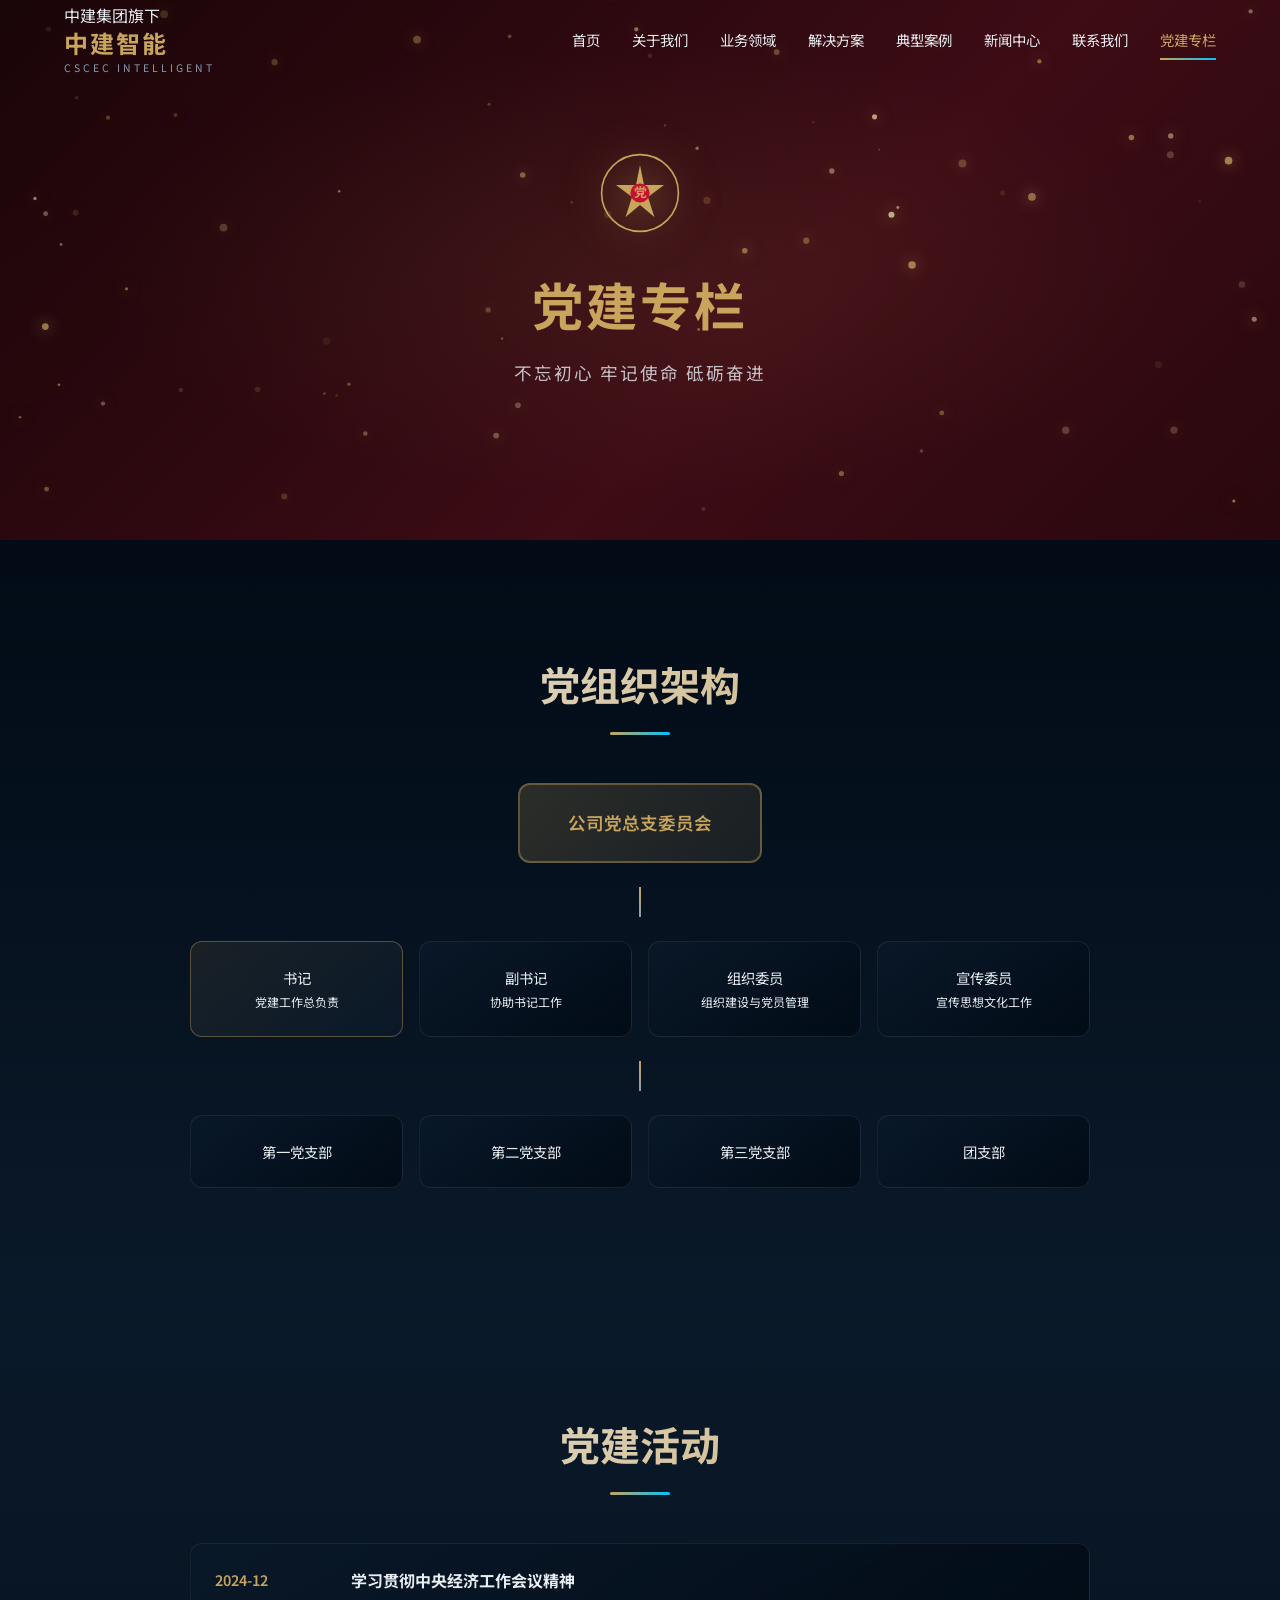
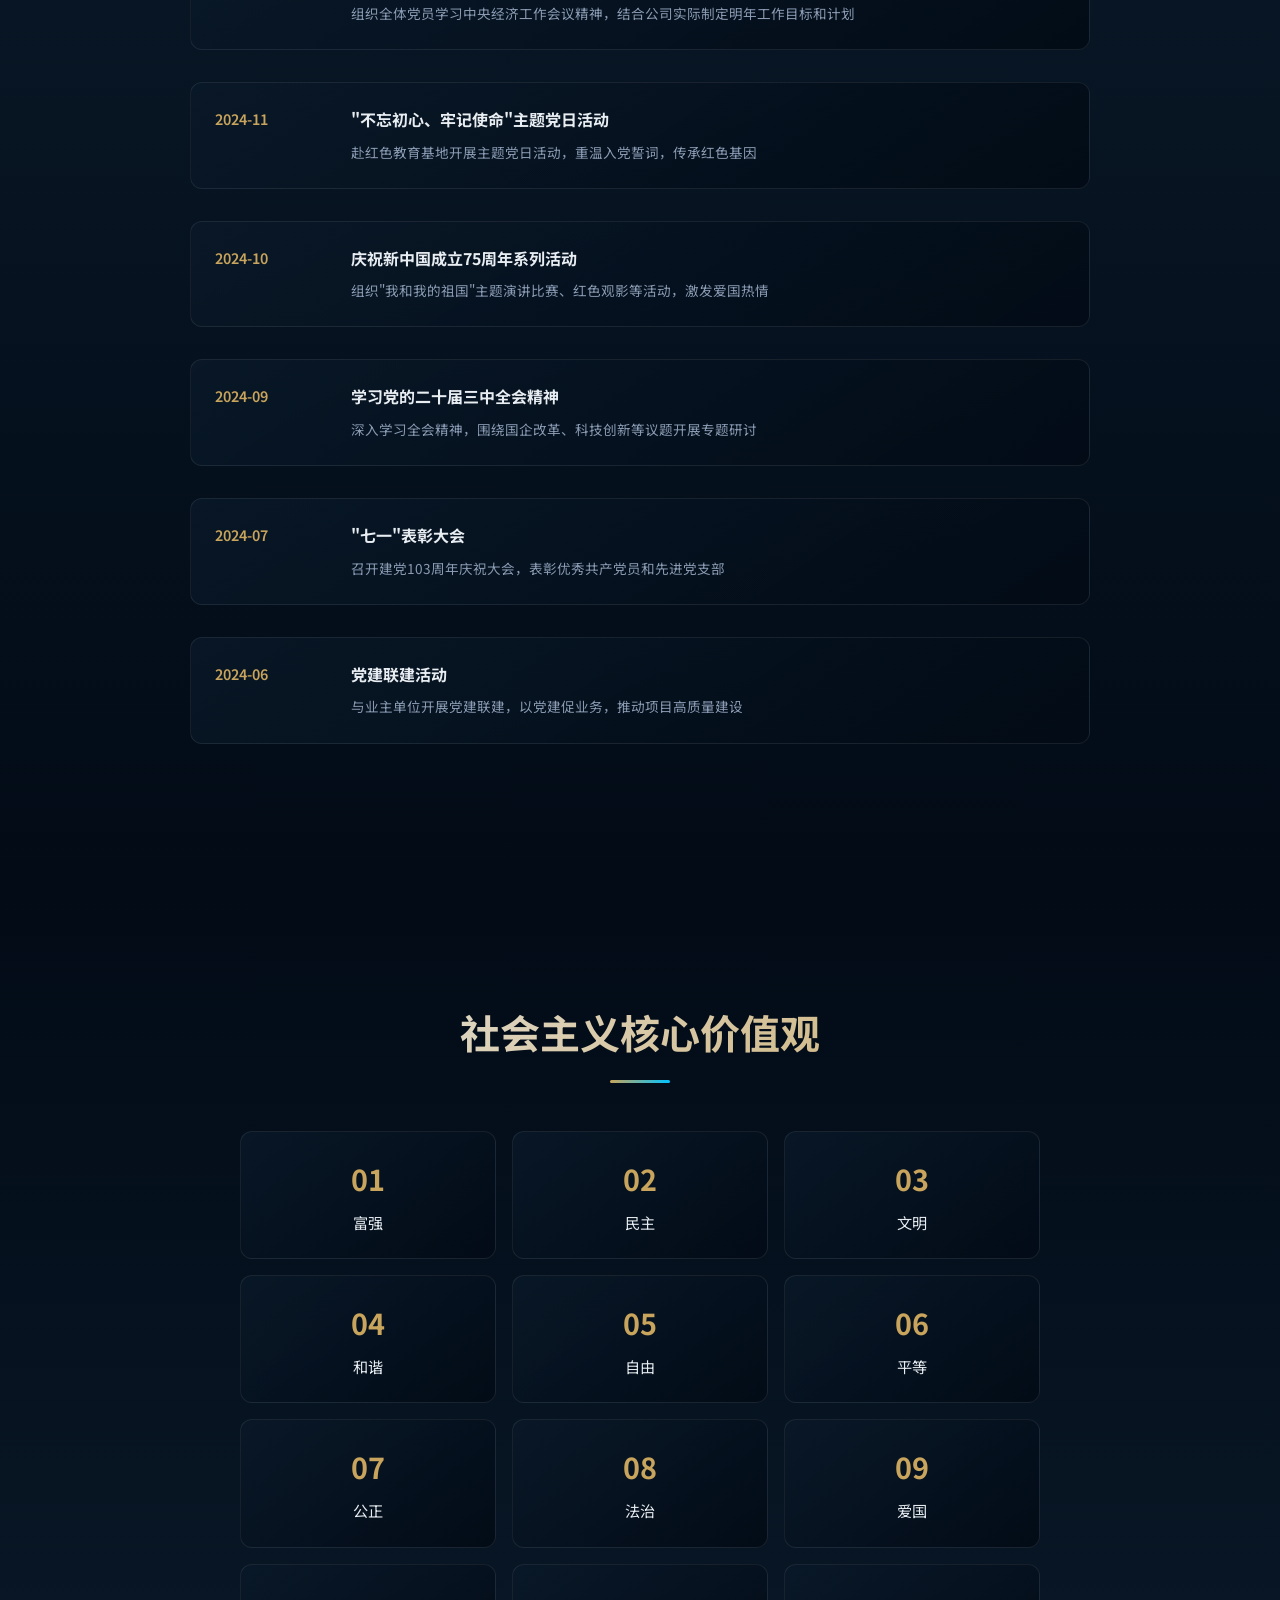
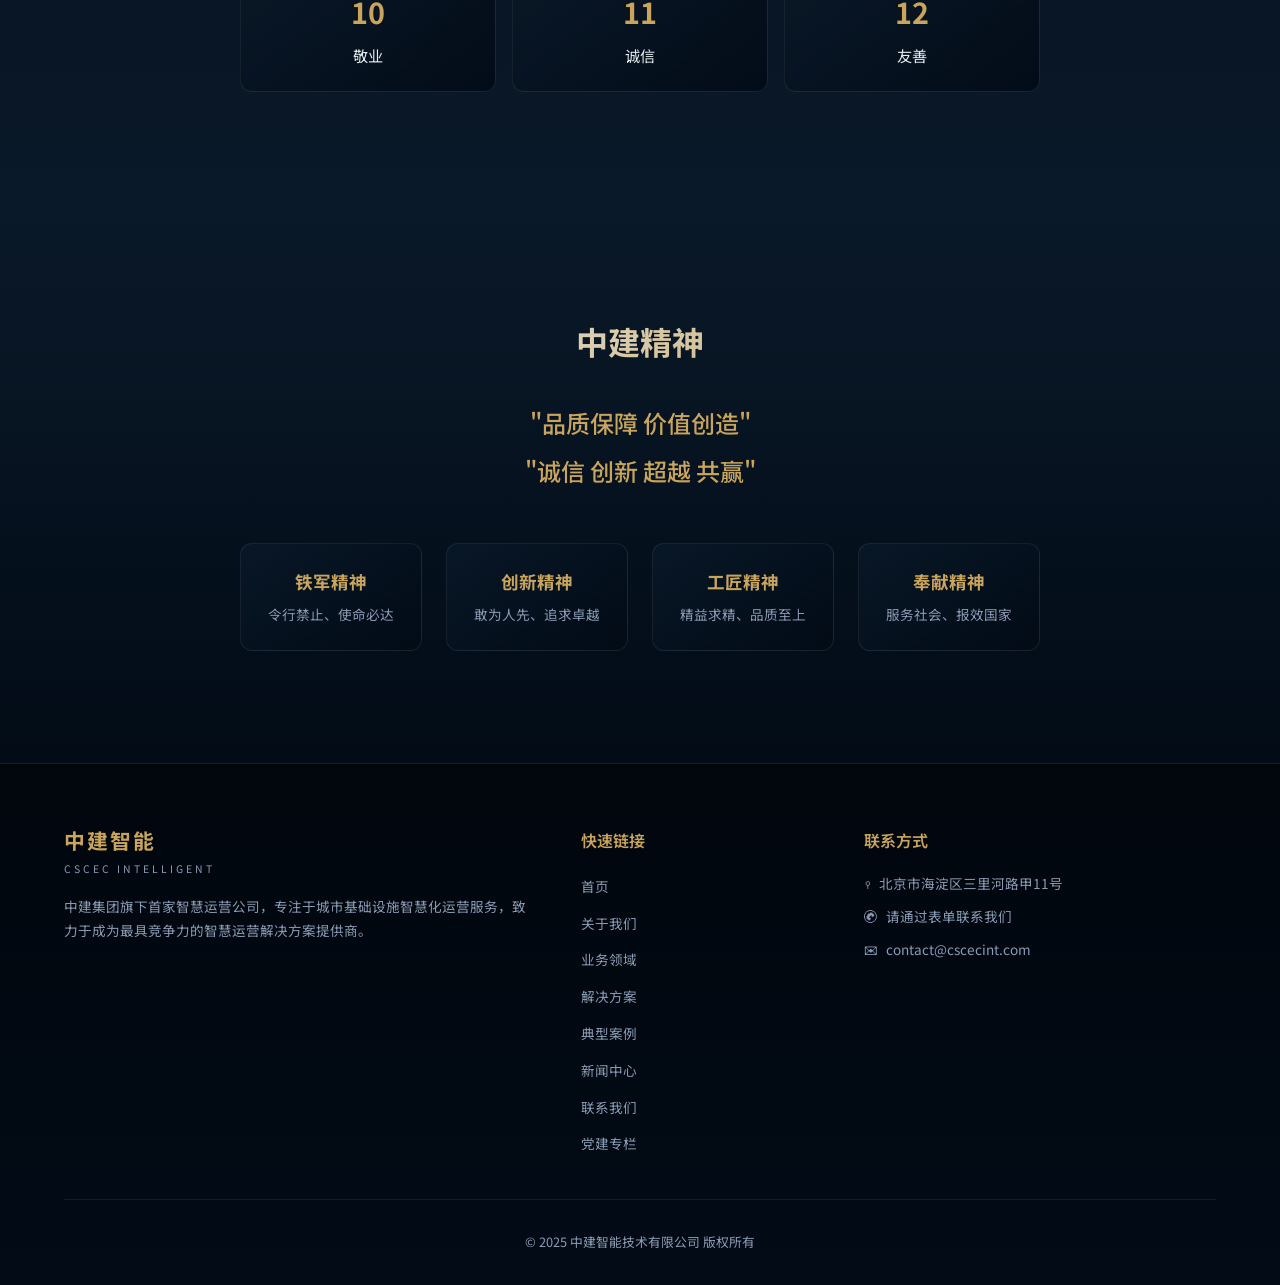
<file: party.html>
<!DOCTYPE html>
<html lang="zh-CN">
<head>
  <meta charset="UTF-8">
  <meta name="viewport" content="width=device-width, initial-scale=1.0">
  <title>党建专栏 - 中建智能技术有限公司</title>
  <meta name="description" content="中建智能党建专栏，展示党建成果与企业文化">
  <link rel="preconnect" href="https://fonts.googleapis.com">
  <link rel="preconnect" href="https://fonts.gstatic.com" crossorigin>
  <link href="https://fonts.googleapis.com/css2?family=Noto+Sans+SC:wght@300;400;500;600;700&display=swap" rel="stylesheet">
  <link rel="stylesheet" href="css/style.css">
  <link rel="stylesheet" href="css/party.css">
</head>
<body>

  <nav class="navbar">
    <a href="index.html" class="logo">
      <span class="logo-badge">中建集团旗下</span>
      <span class="logo-main">中建智能</span>
      <span class="logo-sub">CSCEC INTELLIGENT</span>
    </a>
    <div class="nav-links">
      <a href="index.html">首页</a>
      <a href="about.html">关于我们</a>
      <a href="business.html">业务领域</a>
      <a href="solutions.html">解决方案</a>
      <a href="cases.html">典型案例</a>
      <a href="news.html">新闻中心</a>
      <a href="contact.html">联系我们</a>
      <a href="party.html" class="active">党建专栏</a>
    </div>
    <div class="mobile-menu-btn"><span></span><span></span><span></span></div>
  </nav>

  <!-- Hero -->
  <section class="party-hero">
    <canvas id="party-particles" class="party-hero-canvas"></canvas>
    <div class="party-hero-overlay"></div>
    <div class="party-hero-content">
      <!-- Party Emblem SVG -->
      <svg class="party-emblem" viewBox="0 0 100 100" fill="none" xmlns="http://www.w3.org/2000/svg">
        <circle cx="50" cy="50" r="48" stroke="#C8A45C" stroke-width="2" fill="none"/>
        <path d="M50 15 L55 40 L80 40 L60 55 L68 80 L50 65 L32 80 L40 55 L20 40 L45 40 Z" fill="#C8A45C"/>
        <circle cx="50" cy="50" r="12" fill="#C8102E"/>
        <text x="50" y="55" text-anchor="middle" fill="#C8A45C" font-size="16" font-weight="bold">党</text>
      </svg>
      <h1>党建专栏</h1>
      <p>不忘初心 牢记使命 砥砺奋进</p>
    </div>
  </section>

  <!-- Organization -->
  <section class="section org-section">
    <div class="section-header animate-on-scroll">
      <h2>党组织架构</h2>
      <div class="section-line"></div>
    </div>
    <div class="org-chart animate-on-scroll">
      <div class="org-top">公司党总支委员会</div>
      <div class="org-connector"></div>
      <div class="org-row">
        <div class="org-node highlight">书记<br><small>党建工作总负责</small></div>
        <div class="org-node">副书记<br><small>协助书记工作</small></div>
        <div class="org-node">组织委员<br><small>组织建设与党员管理</small></div>
        <div class="org-node">宣传委员<br><small>宣传思想文化工作</small></div>
      </div>
      <div class="org-connector"></div>
      <div class="org-row">
        <div class="org-node">第一党支部</div>
        <div class="org-node">第二党支部</div>
        <div class="org-node">第三党支部</div>
        <div class="org-node">团支部</div>
      </div>
    </div>
  </section>

  <!-- Timeline -->
  <section class="section party-timeline-section">
    <div class="section-header animate-on-scroll">
      <h2>党建活动</h2>
      <div class="section-line"></div>
    </div>
    <div class="party-timeline">
      <div class="party-timeline-item animate-on-scroll">
        <span class="party-timeline-date">2024-12</span>
        <div class="party-timeline-content">
          <h4>学习贯彻中央经济工作会议精神</h4>
          <p>组织全体党员学习中央经济工作会议精神，结合公司实际制定明年工作目标和计划</p>
        </div>
      </div>
      <div class="party-timeline-item animate-on-scroll animate-delay-1">
        <span class="party-timeline-date">2024-11</span>
        <div class="party-timeline-content">
          <h4>"不忘初心、牢记使命"主题党日活动</h4>
          <p>赴红色教育基地开展主题党日活动，重温入党誓词，传承红色基因</p>
        </div>
      </div>
      <div class="party-timeline-item animate-on-scroll animate-delay-2">
        <span class="party-timeline-date">2024-10</span>
        <div class="party-timeline-content">
          <h4>庆祝新中国成立75周年系列活动</h4>
          <p>组织"我和我的祖国"主题演讲比赛、红色观影等活动，激发爱国热情</p>
        </div>
      </div>
      <div class="party-timeline-item animate-on-scroll">
        <span class="party-timeline-date">2024-09</span>
        <div class="party-timeline-content">
          <h4>学习党的二十届三中全会精神</h4>
          <p>深入学习全会精神，围绕国企改革、科技创新等议题开展专题研讨</p>
        </div>
      </div>
      <div class="party-timeline-item animate-on-scroll animate-delay-1">
        <span class="party-timeline-date">2024-07</span>
        <div class="party-timeline-content">
          <h4>"七一"表彰大会</h4>
          <p>召开建党103周年庆祝大会，表彰优秀共产党员和先进党支部</p>
        </div>
      </div>
      <div class="party-timeline-item animate-on-scroll animate-delay-2">
        <span class="party-timeline-date">2024-06</span>
        <div class="party-timeline-content">
          <h4>党建联建活动</h4>
          <p>与业主单位开展党建联建，以党建促业务，推动项目高质量建设</p>
        </div>
      </div>
    </div>
  </section>

  <!-- Values -->
  <section class="section values-section">
    <div class="section-header animate-on-scroll">
      <h2>社会主义核心价值观</h2>
      <div class="section-line"></div>
    </div>
    <div class="values-grid">
      <div class="value-item animate-on-scroll">
        <div class="value-number">01</div>
        <div class="value-text">富强</div>
      </div>
      <div class="value-item animate-on-scroll animate-delay-1">
        <div class="value-number">02</div>
        <div class="value-text">民主</div>
      </div>
      <div class="value-item animate-on-scroll animate-delay-2">
        <div class="value-number">03</div>
        <div class="value-text">文明</div>
      </div>
      <div class="value-item animate-on-scroll">
        <div class="value-number">04</div>
        <div class="value-text">和谐</div>
      </div>
      <div class="value-item animate-on-scroll animate-delay-1">
        <div class="value-number">05</div>
        <div class="value-text">自由</div>
      </div>
      <div class="value-item animate-on-scroll animate-delay-2">
        <div class="value-number">06</div>
        <div class="value-text">平等</div>
      </div>
      <div class="value-item animate-on-scroll">
        <div class="value-number">07</div>
        <div class="value-text">公正</div>
      </div>
      <div class="value-item animate-on-scroll animate-delay-1">
        <div class="value-number">08</div>
        <div class="value-text">法治</div>
      </div>
      <div class="value-item animate-on-scroll animate-delay-2">
        <div class="value-number">09</div>
        <div class="value-text">爱国</div>
      </div>
      <div class="value-item animate-on-scroll">
        <div class="value-number">10</div>
        <div class="value-text">敬业</div>
      </div>
      <div class="value-item animate-on-scroll animate-delay-1">
        <div class="value-number">11</div>
        <div class="value-text">诚信</div>
      </div>
      <div class="value-item animate-on-scroll animate-delay-2">
        <div class="value-number">12</div>
        <div class="value-text">友善</div>
      </div>
    </div>
  </section>

  <!-- Spirit -->
  <section class="section spirit-section">
    <div class="spirit-content animate-on-scroll">
      <h2 style="font-size: 2rem; margin-bottom: 2rem; background: linear-gradient(135deg, var(--color-light), var(--color-gold)); -webkit-background-clip: text; -webkit-text-fill-color: transparent; background-clip: text;">中建精神</h2>
      <div class="spirit-quote">
        "品质保障 价值创造"<br>
        "诚信 创新 超越 共赢"
      </div>
      <div class="spirit-items">
        <div class="spirit-item animate-on-scroll">
          <h4>铁军精神</h4>
          <p>令行禁止、使命必达</p>
        </div>
        <div class="spirit-item animate-on-scroll animate-delay-1">
          <h4>创新精神</h4>
          <p>敢为人先、追求卓越</p>
        </div>
        <div class="spirit-item animate-on-scroll animate-delay-2">
          <h4>工匠精神</h4>
          <p>精益求精、品质至上</p>
        </div>
        <div class="spirit-item animate-on-scroll animate-delay-3">
          <h4>奉献精神</h4>
          <p>服务社会、报效国家</p>
        </div>
      </div>
    </div>
  </section>

  <footer class="footer">
    <div class="footer-grid">
      <div class="footer-brand">
        <div class="logo-main">中建智能</div>
        <div class="logo-sub">CSCEC INTELLIGENT</div>
        <p>中建集团旗下首家智慧运营公司，专注于城市基础设施智慧化运营服务，致力于成为最具竞争力的智慧运营解决方案提供商。</p>
      </div>
      <div class="footer-links">
        <h4>快速链接</h4>
        <ul>
          <li><a href="index.html">首页</a></li>
          <li><a href="about.html">关于我们</a></li>
          <li><a href="business.html">业务领域</a></li>
          <li><a href="solutions.html">解决方案</a></li>
          <li><a href="cases.html">典型案例</a></li>
          <li><a href="news.html">新闻中心</a></li>
          <li><a href="contact.html">联系我们</a></li>
          <li><a href="party.html">党建专栏</a></li>
        </ul>
      </div>
      <div class="footer-contact">
        <h4>联系方式</h4>
        <p><span class="contact-icon">&#9906;</span> 北京市海淀区三里河路甲11号</p>
        <p><span class="contact-icon">&#9990;</span> 请通过表单联系我们</p>
        <p><span class="contact-icon">&#9993;</span> contact@cscecint.com</p>
      </div>
    </div>
    <div class="footer-bottom">
      <p>&copy; 2025 中建智能技术有限公司 版权所有</p>
    </div>
  </footer>

  <script src="js/particles.js"></script>
  <script src="js/main.js"></script>
  <script>
    document.addEventListener('DOMContentLoaded', function() {
      var partyCanvas = document.getElementById('party-particles');
      if (partyCanvas && typeof GoldParticleSystem !== 'undefined') {
        new GoldParticleSystem(partyCanvas, {
          particleCount: 80,
          colors: ['#C8A45C', '#D4B76A', '#E8D5A3'],
          speed: 0.3
        });
      }
    });
  </script>
</body>
</html>
</file>
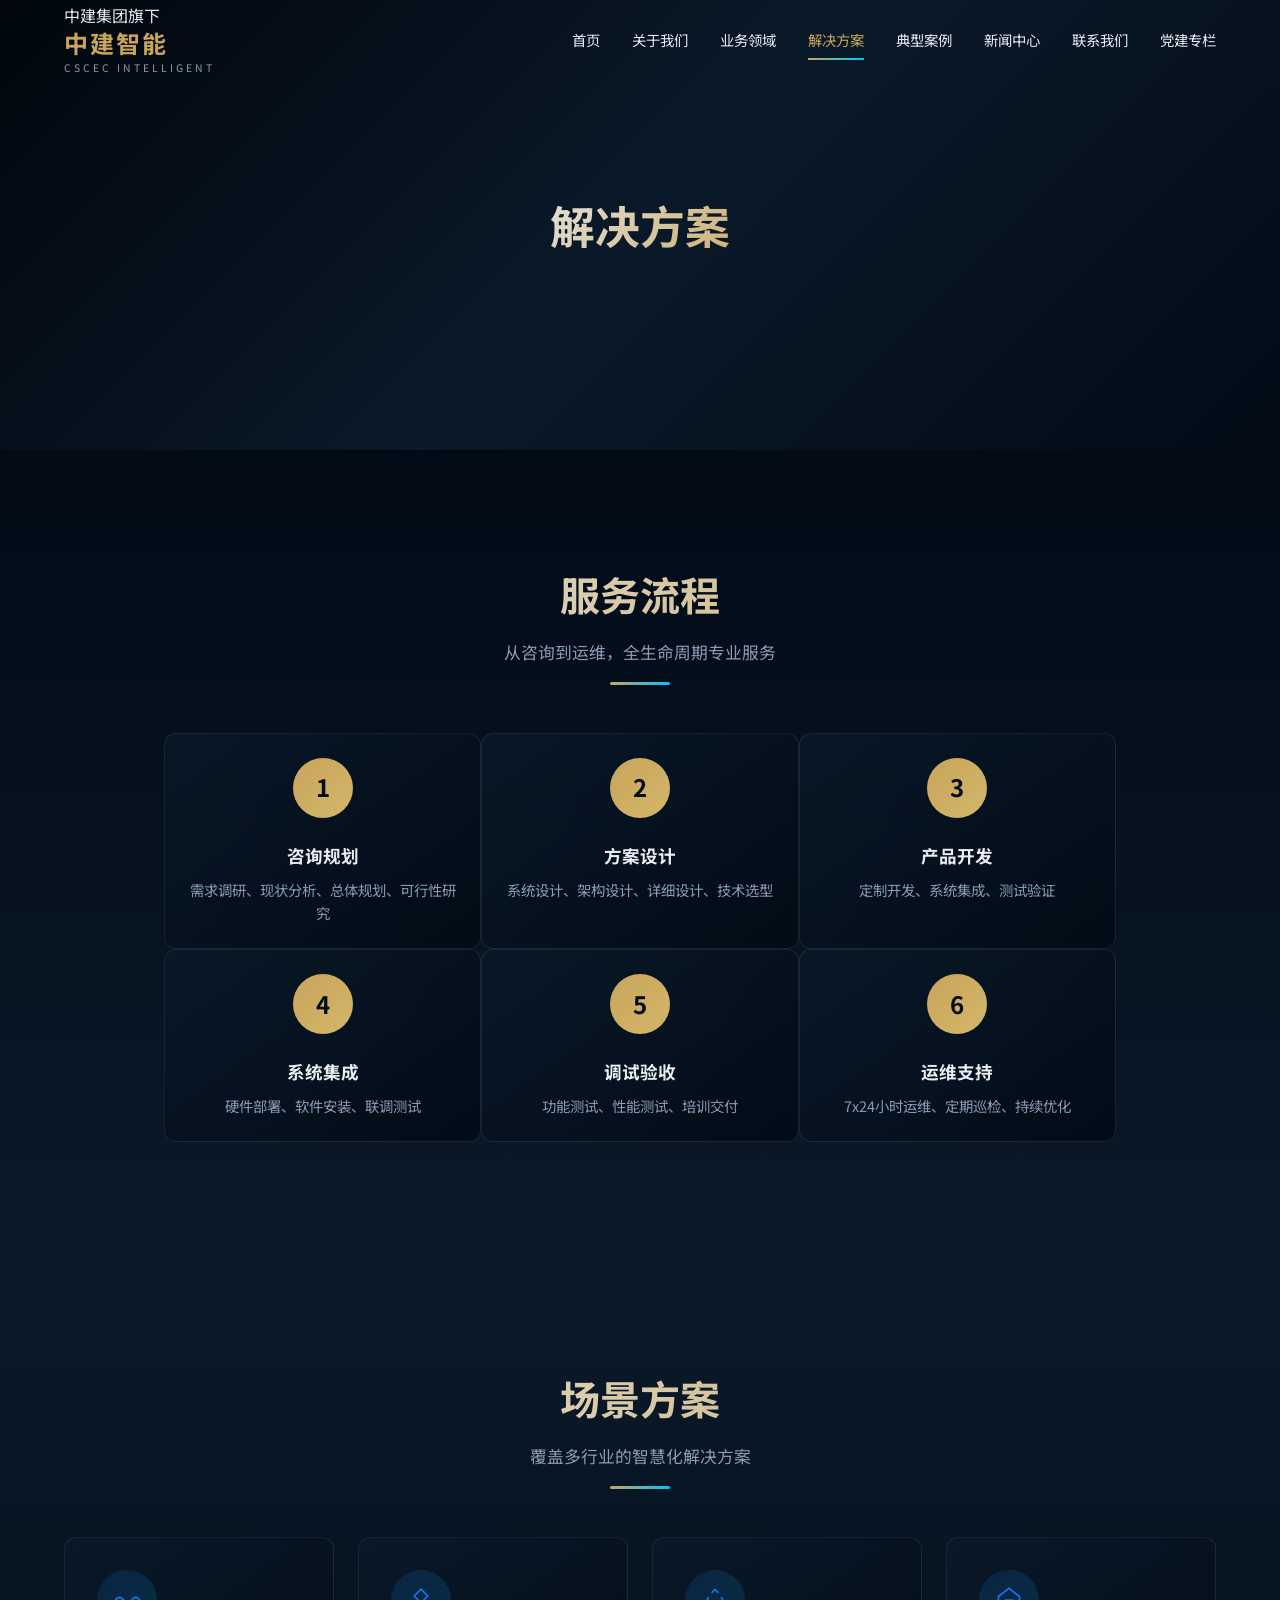
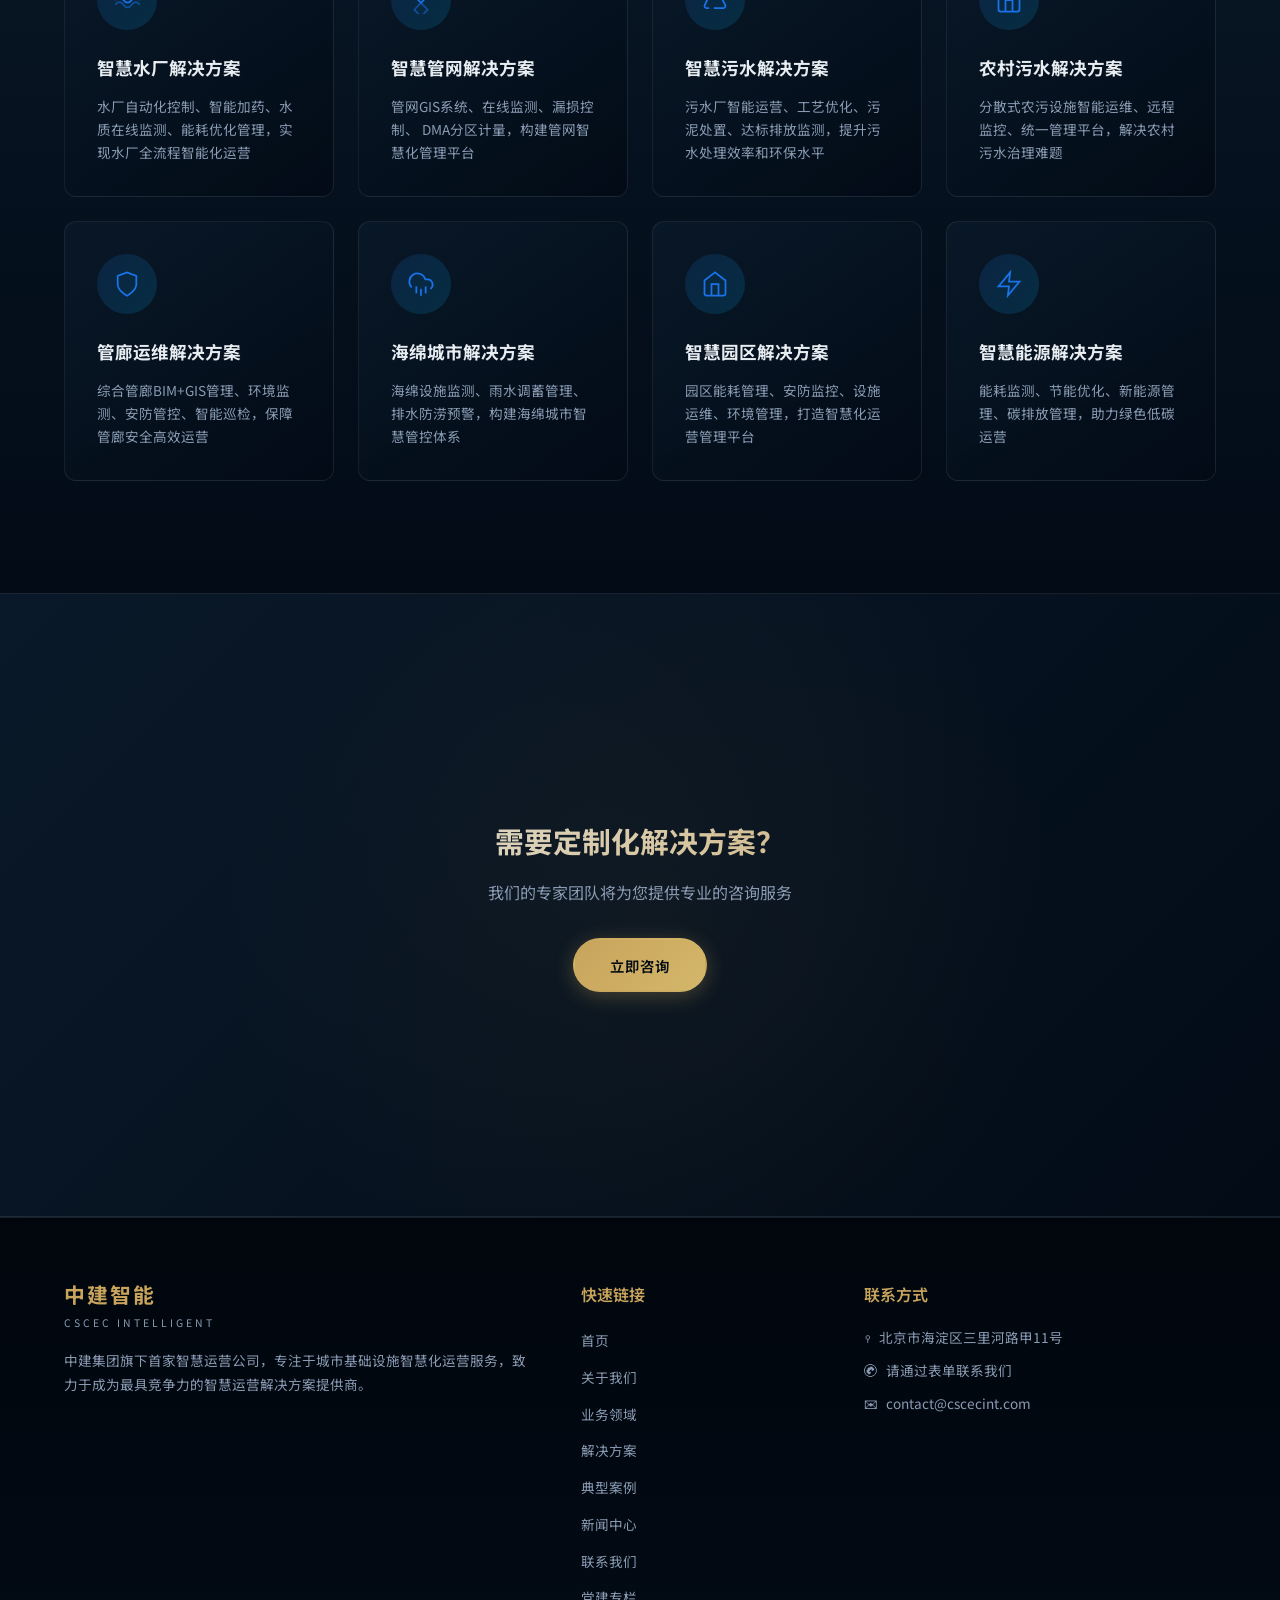
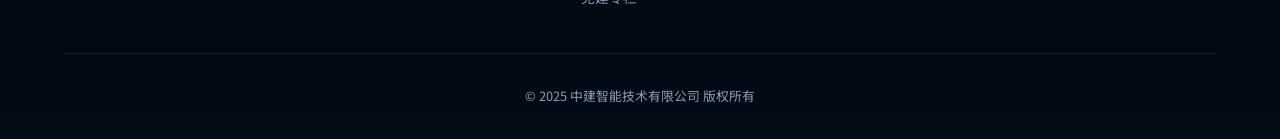
<file: solutions.html>
<!DOCTYPE html>
<html lang="zh-CN">
<head>
  <meta charset="UTF-8">
  <meta name="viewport" content="width=device-width, initial-scale=1.0">
  <title>解决方案 - 中建智能技术有限公司</title>
  <meta name="description" content="提供从咨询规划到运维支持的全生命周期解决方案">
  <link rel="preconnect" href="https://fonts.googleapis.com">
  <link rel="preconnect" href="https://fonts.gstatic.com" crossorigin>
  <link href="https://fonts.googleapis.com/css2?family=Noto+Sans+SC:wght@300;400;500;600;700&display=swap" rel="stylesheet">
  <link rel="stylesheet" href="css/style.css">
  <link rel="stylesheet" href="css/solutions.css">
</head>
<body>

  <nav class="navbar">
    <a href="index.html" class="logo">
      <span class="logo-badge">中建集团旗下</span>
      <span class="logo-main">中建智能</span>
      <span class="logo-sub">CSCEC INTELLIGENT</span>
    </a>
    <div class="nav-links">
      <a href="index.html">首页</a>
      <a href="about.html">关于我们</a>
      <a href="business.html">业务领域</a>
      <a href="solutions.html" class="active">解决方案</a>
      <a href="cases.html">典型案例</a>
      <a href="news.html">新闻中心</a>
      <a href="contact.html">联系我们</a>
      <a href="party.html">党建专栏</a>
    </div>
    <div class="mobile-menu-btn"><span></span><span></span><span></span></div>
  </nav>

  <section class="solutions-hero">
    <h1>解决方案</h1>
  </section>

  <!-- Process Flow -->
  <section class="section process-section">
    <div class="section-header animate-on-scroll">
      <h2>服务流程</h2>
      <p>从咨询到运维，全生命周期专业服务</p>
      <div class="section-line"></div>
    </div>
    <div class="process-flow">
      <div class="process-step animate-on-scroll">
        <div class="step-number">1</div>
        <div class="step-content">
          <h3>咨询规划</h3>
          <p>需求调研、现状分析、总体规划、可行性研究</p>
        </div>
      </div>
      <div class="step-connector"></div>
      <div class="process-step animate-on-scroll animate-delay-1">
        <div class="step-number">2</div>
        <div class="step-content">
          <h3>方案设计</h3>
          <p>系统设计、架构设计、详细设计、技术选型</p>
        </div>
      </div>
      <div class="step-connector"></div>
      <div class="process-step animate-on-scroll animate-delay-2">
        <div class="step-number">3</div>
        <div class="step-content">
          <h3>产品开发</h3>
          <p>定制开发、系统集成、测试验证</p>
        </div>
      </div>
      <div class="step-connector"></div>
      <div class="process-step animate-on-scroll animate-delay-3">
        <div class="step-number">4</div>
        <div class="step-content">
          <h3>系统集成</h3>
          <p>硬件部署、软件安装、联调测试</p>
        </div>
      </div>
      <div class="step-connector"></div>
      <div class="process-step animate-on-scroll animate-delay-4">
        <div class="step-number">5</div>
        <div class="step-content">
          <h3>调试验收</h3>
          <p>功能测试、性能测试、培训交付</p>
        </div>
      </div>
      <div class="step-connector"></div>
      <div class="process-step animate-on-scroll animate-delay-5">
        <div class="step-number">6</div>
        <div class="step-content">
          <h3>运维支持</h3>
          <p>7x24小时运维、定期巡检、持续优化</p>
        </div>
      </div>
    </div>
  </section>

  <!-- Solutions Grid -->
  <section class="section solutions-section">
    <div class="section-header animate-on-scroll">
      <h2>场景方案</h2>
      <p>覆盖多行业的智慧化解决方案</p>
      <div class="section-line"></div>
    </div>
    <div class="solutions-grid">
      <div class="solution-card animate-on-scroll">
        <div class="solution-icon svg-icon"><svg viewBox="0 0 24 24" fill="none" stroke="currentColor" stroke-width="1.5"><path d="M2 12c2-3 5-3 7 0s5 3 7 0 5-3 7 0"/><path d="M2 16c2-3 5-3 7 0s5 3 7 0 5-3 7 0" opacity="0.5"/></svg></div>
        <h3>智慧水厂解决方案</h3>
        <p>水厂自动化控制、智能加药、水质在线监测、能耗优化管理，实现水厂全流程智能化运营</p>
      </div>
      <div class="solution-card animate-on-scroll animate-delay-1">
        <div class="solution-icon svg-icon"><svg viewBox="0 0 24 24" fill="none" stroke="currentColor" stroke-width="1.5"><path d="M12 2.69l5.74 5.88-5.74 5.88-5.74-5.88z"/><path d="M12 14.45l5.74 5.88-5.74 5.88-5.74-5.88z" opacity="0.5"/></svg></div>
        <h3>智慧管网解决方案</h3>
        <p>管网GIS系统、在线监测、漏损控制、 DMA分区计量，构建管网智慧化管理平台</p>
      </div>
      <div class="solution-card animate-on-scroll animate-delay-2">
        <div class="solution-icon svg-icon"><svg viewBox="0 0 24 24" fill="none" stroke="currentColor" stroke-width="1.5"><path d="M7 19H4.815a1.83 1.83 0 0 1-1.57-.88 1.785 1.785 0 0 1-.004-1.784L6.4 9.6"/><path d="M11 19h8.203a1.83 1.83 0 0 0 1.571-.88 1.785 1.785 0 0 0 .004-1.784L17.4 9.6"/><path d="M9 6l3-3 3 3"/></svg></div>
        <h3>智慧污水解决方案</h3>
        <p>污水厂智能运营、工艺优化、污泥处置、达标排放监测，提升污水处理效率和环保水平</p>
      </div>
      <div class="solution-card animate-on-scroll animate-delay-3">
        <div class="solution-icon svg-icon"><svg viewBox="0 0 24 24" fill="none" stroke="currentColor" stroke-width="1.5"><path d="M3 9l9-7 9 7v11a2 2 0 0 1-2 2H5a2 2 0 0 1-2-2z"/><polyline points="9 22 9 12 15 12 15 22"/></svg></div>
        <h3>农村污水解决方案</h3>
        <p>分散式农污设施智能运维、远程监控、统一管理平台，解决农村污水治理难题</p>
      </div>
      <div class="solution-card animate-on-scroll">
        <div class="solution-icon svg-icon"><svg viewBox="0 0 24 24" fill="none" stroke="currentColor" stroke-width="1.5"><path d="M12 22s8-4 8-10V5l-8-3-8 3v7c0 6 8 10 8 10z"/></svg></div>
        <h3>管廊运维解决方案</h3>
        <p>综合管廊BIM+GIS管理、环境监测、安防管控、智能巡检，保障管廊安全高效运营</p>
      </div>
      <div class="solution-card animate-on-scroll animate-delay-1">
        <div class="solution-icon svg-icon"><svg viewBox="0 0 24 24" fill="none" stroke="currentColor" stroke-width="1.5"><path d="M20 16.2A4.5 4.5 0 0 0 17.5 8h-1.8A7 7 0 1 0 4 14.9"/><path d="M16 14v6"/><path d="M8 14v6"/><path d="M12 16v6"/></svg></div>
        <h3>海绵城市解决方案</h3>
        <p>海绵设施监测、雨水调蓄管理、排水防涝预警，构建海绵城市智慧管控体系</p>
      </div>
      <div class="solution-card animate-on-scroll animate-delay-2">
        <div class="solution-icon svg-icon"><svg viewBox="0 0 24 24" fill="none" stroke="currentColor" stroke-width="1.5"><path d="M3 9l9-7 9 7v11a2 2 0 0 1-2 2H5a2 2 0 0 1-2-2z"/><polyline points="9 22 9 12 15 12 15 22"/></svg></div>
        <h3>智慧园区解决方案</h3>
        <p>园区能耗管理、安防监控、设施运维、环境管理，打造智慧化运营管理平台</p>
      </div>
      <div class="solution-card animate-on-scroll animate-delay-3">
        <div class="solution-icon svg-icon"><svg viewBox="0 0 24 24" fill="none" stroke="currentColor" stroke-width="1.5"><polygon points="13 2 3 14 12 14 11 22 21 10 12 10 13 2"/></svg></div>
        <h3>智慧能源解决方案</h3>
        <p>能耗监测、节能优化、新能源管理、碳排放管理，助力绿色低碳运营</p>
      </div>
    </div>
  </section>

  <!-- CTA Banner -->
  <section class="section cta-banner">
    <div class="section animate-on-scroll">
      <h2 style="font-size:1.8rem; margin-bottom:1rem; background: linear-gradient(135deg, var(--color-light), var(--color-gold)); -webkit-background-clip: text; -webkit-text-fill-color: transparent; background-clip: text;">需要定制化解决方案？</h2>
      <p style="color: var(--color-gray); margin-bottom: 2rem;">我们的专家团队将为您提供专业的咨询服务</p>
      <a href="contact.html" class="btn btn-primary">立即咨询</a>
    </div>
  </section>

  <footer class="footer">
    <div class="footer-grid">
      <div class="footer-brand">
        <div class="logo-main">中建智能</div>
        <div class="logo-sub">CSCEC INTELLIGENT</div>
        <p>中建集团旗下首家智慧运营公司，专注于城市基础设施智慧化运营服务，致力于成为最具竞争力的智慧运营解决方案提供商。</p>
      </div>
      <div class="footer-links">
        <h4>快速链接</h4>
        <ul>
          <li><a href="index.html">首页</a></li>
          <li><a href="about.html">关于我们</a></li>
          <li><a href="business.html">业务领域</a></li>
          <li><a href="solutions.html">解决方案</a></li>
          <li><a href="cases.html">典型案例</a></li>
          <li><a href="news.html">新闻中心</a></li>
          <li><a href="contact.html">联系我们</a></li>
          <li><a href="party.html">党建专栏</a></li>
        </ul>
      </div>
      <div class="footer-contact">
        <h4>联系方式</h4>
        <p><span class="contact-icon">&#9906;</span> 北京市海淀区三里河路甲11号</p>
        <p><span class="contact-icon">&#9990;</span> 请通过表单联系我们</p>
        <p><span class="contact-icon">&#9993;</span> contact@cscecint.com</p>
      </div>
    </div>
    <div class="footer-bottom">
      <p>&copy; 2025 中建智能技术有限公司 版权所有</p>
    </div>
  </footer>

  <script src="js/main.js"></script>
</body>
</html>
</file>
<file: css/style.css>
/* ============================================
   中建智能技术有限公司 - 全局样式
   ============================================ */

/* CSS Variables */
:root {
  --color-dark: #020B16;
  --color-navy: #0A1929;
  --color-blue: #1A73E8;
  --color-red: #C8102E;
  --color-gold: #C8A45C;
  --color-cyan: #00C3FF;
  --color-white: #FFFFFF;
  --color-light: #E8EDF2;
  --color-gray: #8A9BB3;
  --color-border: rgba(255, 255, 255, 0.08);
  --font-stack: -apple-system, BlinkMacSystemFont, 'Segoe UI', 'Noto Sans SC', 'PingFang SC', 'Microsoft YaHei', sans-serif;
  --transition: all 0.4s cubic-bezier(0.25, 0.46, 0.45, 0.94);
  --shadow: 0 8px 32px rgba(0, 0, 0, 0.3);
  --radius: 12px;
}

/* Reset & Base */
*, *::before, *::after {
  margin: 0;
  padding: 0;
  box-sizing: border-box;
}

html {
  scroll-behavior: smooth;
  font-size: 16px;
}

body {
  font-family: var(--font-stack);
  background-color: var(--color-dark);
  color: var(--color-light);
  line-height: 1.6;
  overflow-x: hidden;
  -webkit-font-smoothing: antialiased;
}

a {
  text-decoration: none;
  color: inherit;
}

ul, ol {
  list-style: none;
}

img {
  max-width: 100%;
  display: block;
}

button {
  border: none;
  background: none;
  cursor: pointer;
  font-family: inherit;
}

/* Scrollbar */
::-webkit-scrollbar {
  width: 8px;
}

::-webkit-scrollbar-track {
  background: var(--color-dark);
}

::-webkit-scrollbar-thumb {
  background: var(--color-navy);
  border-radius: 4px;
}

::-webkit-scrollbar-thumb:hover {
  background: var(--color-blue);
}

/* ============================================
   Navigation
   ============================================ */
.navbar {
  position: fixed;
  top: 0;
  left: 0;
  right: 0;
  z-index: 1000;
  padding: 0 5%;
  height: 80px;
  display: flex;
  align-items: center;
  justify-content: space-between;
  transition: var(--transition);
  background: transparent;
}

.navbar.scrolled {
  background: rgba(2, 11, 22, 0.95);
  backdrop-filter: blur(20px);
  border-bottom: 1px solid var(--color-border);
  height: 70px;
}

.logo {
  display: flex;
  flex-direction: column;
  align-items: flex-start;
}

.logo-main {
  font-size: 1.5rem;
  font-weight: 700;
  color: var(--color-gold);
  letter-spacing: 2px;
  line-height: 1.2;
}

.logo-sub {
  font-size: 0.65rem;
  color: var(--color-gray);
  letter-spacing: 3px;
  text-transform: uppercase;
  margin-top: 2px;
}

.nav-links {
  display: flex;
  gap: 2rem;
  align-items: center;
}

.nav-links a {
  font-size: 0.9rem;
  color: var(--color-light);
  transition: var(--transition);
  position: relative;
  padding: 0.5rem 0;
}

.nav-links a::after {
  content: '';
  position: absolute;
  bottom: 0;
  left: 0;
  width: 0;
  height: 2px;
  background: linear-gradient(90deg, var(--color-gold), var(--color-cyan));
  transition: var(--transition);
}

.nav-links a:hover,
.nav-links a.active {
  color: var(--color-gold);
}

.nav-links a:hover::after,
.nav-links a.active::after {
  width: 100%;
}

.mobile-menu-btn {
  display: none;
  flex-direction: column;
  gap: 5px;
  cursor: pointer;
  z-index: 1001;
}

.mobile-menu-btn span {
  display: block;
  width: 28px;
  height: 2px;
  background: var(--color-light);
  transition: var(--transition);
}

/* ============================================
   Footer
   ============================================ */
.footer {
  background: linear-gradient(180deg, #01060D 0%, var(--color-dark) 100%);
  border-top: 1px solid var(--color-border);
  padding: 4rem 5% 2rem;
}

.footer-grid {
  display: grid;
  grid-template-columns: 1fr;
  gap: 3rem;
  max-width: 1400px;
  margin: 0 auto;
}

.footer-brand .logo-main {
  font-size: 1.3rem;
  margin-bottom: 0.5rem;
}

.footer-brand .logo-sub {
  margin-bottom: 1rem;
}

.footer-brand p {
  color: var(--color-gray);
  font-size: 0.85rem;
  line-height: 1.8;
}

.footer-links h4 {
  color: var(--color-gold);
  font-size: 1rem;
  margin-bottom: 1.2rem;
  font-weight: 600;
}

.footer-links ul li {
  margin-bottom: 0.7rem;
}

.footer-links ul li a {
  color: var(--color-gray);
  font-size: 0.85rem;
  transition: var(--transition);
}

.footer-links ul li a:hover {
  color: var(--color-gold);
  padding-left: 5px;
}

.footer-contact h4 {
  color: var(--color-gold);
  font-size: 1rem;
  margin-bottom: 1.2rem;
  font-weight: 600;
}

.footer-contact p {
  color: var(--color-gray);
  font-size: 0.85rem;
  margin-bottom: 0.7rem;
  display: flex;
  align-items: center;
  gap: 0.5rem;
}

.footer-bottom {
  text-align: center;
  padding-top: 2rem;
  margin-top: 2rem;
  border-top: 1px solid var(--color-border);
  color: var(--color-gray);
  font-size: 0.8rem;
}

/* ============================================
   Section Common Styles
   ============================================ */
.section {
  padding: 5rem 5%;
  max-width: 1400px;
  margin: 0 auto;
}

.section-header {
  text-align: center;
  margin-bottom: 3rem;
}

.section-header h2 {
  font-size: 2rem;
  font-weight: 700;
  margin-bottom: 0.8rem;
  background: linear-gradient(135deg, var(--color-light), var(--color-gold));
  -webkit-background-clip: text;
  -webkit-text-fill-color: transparent;
  background-clip: text;
}

.section-header p {
  color: var(--color-gray);
  font-size: 1rem;
  max-width: 600px;
  margin: 0 auto;
}

.section-line {
  width: 60px;
  height: 3px;
  background: linear-gradient(90deg, var(--color-gold), var(--color-cyan));
  margin: 1rem auto 0;
  border-radius: 2px;
}

/* ============================================
   Buttons
   ============================================ */
.btn {
  display: inline-flex;
  align-items: center;
  justify-content: center;
  padding: 0.85rem 2.2rem;
  border-radius: 50px;
  font-size: 0.9rem;
  font-weight: 600;
  transition: var(--transition);
  cursor: pointer;
  letter-spacing: 1px;
  border: 2px solid transparent;
}

.btn-primary {
  background: linear-gradient(135deg, var(--color-gold), #D4B76A);
  color: var(--color-dark);
  box-shadow: 0 4px 20px rgba(200, 164, 92, 0.3);
}

.btn-primary:hover {
  transform: translateY(-3px);
  box-shadow: 0 8px 30px rgba(200, 164, 92, 0.5);
}

.btn-primary:active {
  transform: translateY(0) scale(0.98);
  box-shadow: 0 2px 10px rgba(200, 164, 92, 0.3);
}

.btn-outline {
  background: transparent;
  color: var(--color-light);
  border-color: rgba(255, 255, 255, 0.3);
}

.btn-outline:hover {
  border-color: var(--color-gold);
  color: var(--color-gold);
  transform: translateY(-3px);
}

.btn-outline:active {
  transform: translateY(0) scale(0.98);
}

.btn-blue {
  background: linear-gradient(135deg, var(--color-blue), #2B8AFF);
  color: var(--color-white);
  box-shadow: 0 4px 20px rgba(26, 115, 232, 0.3);
}

.btn-blue:hover {
  transform: translateY(-3px);
  box-shadow: 0 8px 30px rgba(26, 115, 232, 0.5);
}

.btn-blue:active {
  transform: translateY(0) scale(0.98);
}

/* ============================================
   Animations
   ============================================ */
@keyframes fadeInUp {
  from { opacity: 0; transform: translateY(40px); }
  to { opacity: 1; transform: translateY(0); }
}

@keyframes fadeInLeft {
  from { opacity: 0; transform: translateX(-40px); }
  to { opacity: 1; transform: translateX(0); }
}

@keyframes fadeInRight {
  from { opacity: 0; transform: translateX(40px); }
  to { opacity: 1; transform: translateX(0); }
}

@keyframes scaleIn {
  from { opacity: 0; transform: scale(0.8); }
  to { opacity: 1; transform: scale(1); }
}

@keyframes countUp {
  from { opacity: 0; transform: translateY(20px); }
  to { opacity: 1; transform: translateY(0); }
}

@keyframes float {
  0%, 100% { transform: translateY(0); }
  50% { transform: translateY(-10px); }
}

@keyframes pulse {
  0%, 100% { opacity: 1; }
  50% { opacity: 0.5; }
}

@keyframes shimmer {
  0% { background-position: -200% 0; }
  100% { background-position: 200% 0; }
}

@keyframes gradientShift {
  0% { background-position: 0% 50%; }
  50% { background-position: 100% 50%; }
  100% { background-position: 0% 50%; }
}

@keyframes slideInLeft {
  from { opacity: 0; transform: translateX(-60px); }
  to { opacity: 1; transform: translateX(0); }
}

@keyframes slideInRight {
  from { opacity: 0; transform: translateX(60px); }
  to { opacity: 1; transform: translateX(0); }
}

@keyframes zoomIn {
  from { opacity: 0; transform: scale(0.85); }
  to { opacity: 1; transform: scale(1); }
}

/* Scroll animation variants */
.animate-on-scroll {
  opacity: 0;
  transform: translateY(40px);
  transition: opacity 0.8s cubic-bezier(0.25, 0.46, 0.45, 0.94),
              transform 0.8s cubic-bezier(0.25, 0.46, 0.45, 0.94);
}

.animate-on-scroll.visible {
  opacity: 1;
  transform: translateY(0);
}

/* Direction variants */
.animate-on-scroll.fade-left {
  transform: translateX(-50px);
}
.animate-on-scroll.fade-left.visible {
  transform: translateX(0);
}

.animate-on-scroll.fade-right {
  transform: translateX(50px);
}
.animate-on-scroll.fade-right.visible {
  transform: translateX(0);
}

.animate-on-scroll.zoom-in {
  transform: scale(0.9);
}
.animate-on-scroll.zoom-in.visible {
  transform: scale(1);
}

.animate-on-scroll.blur-in {
  filter: blur(8px);
  transform: translateY(20px);
}
.animate-on-scroll.blur-in.visible {
  filter: blur(0);
  transform: translateY(0);
}

.animate-delay-1 { transition-delay: 0.1s; }
.animate-delay-2 { transition-delay: 0.2s; }
.animate-delay-3 { transition-delay: 0.3s; }
.animate-delay-4 { transition-delay: 0.4s; }
.animate-delay-5 { transition-delay: 0.5s; }
.animate-delay-6 { transition-delay: 0.6s; }

/* ============================================
   Cards
   ============================================ */
.card {
  background: linear-gradient(145deg, rgba(10, 25, 41, 0.8), rgba(2, 11, 22, 0.9));
  border: 1px solid var(--color-border);
  border-radius: var(--radius);
  padding: 2rem;
  transition: var(--transition);
  position: relative;
  overflow: hidden;
}

.card::before {
  content: '';
  position: absolute;
  top: 0;
  left: 0;
  right: 0;
  height: 3px;
  background: linear-gradient(90deg, var(--color-gold), var(--color-cyan));
  opacity: 0;
  transition: var(--transition);
}

.card:hover {
  transform: translateY(-8px);
  border-color: rgba(200, 164, 92, 0.3);
  box-shadow: 0 20px 60px rgba(0, 0, 0, 0.4);
}

.card:hover::before {
  opacity: 1;
}

/* ============================================
   Tags
   ============================================ */
.tag {
  display: inline-block;
  padding: 0.3rem 0.9rem;
  border-radius: 20px;
  font-size: 0.75rem;
  font-weight: 500;
}

.tag-gold {
  background: rgba(200, 164, 92, 0.15);
  color: var(--color-gold);
  border: 1px solid rgba(200, 164, 92, 0.3);
}

.tag-blue {
  background: rgba(26, 115, 232, 0.15);
  color: var(--color-blue);
  border: 1px solid rgba(26, 115, 232, 0.3);
}

.tag-cyan {
  background: rgba(0, 195, 255, 0.15);
  color: var(--color-cyan);
  border: 1px solid rgba(0, 195, 255, 0.3);
}

/* ============================================
   Image Placeholders
   ============================================ */
.img-placeholder {
  background: linear-gradient(135deg, var(--color-navy), rgba(10, 25, 41, 0.8));
  border-radius: var(--radius);
  display: flex;
  align-items: center;
  justify-content: center;
  color: var(--color-gray);
  font-size: 0.85rem;
  min-height: 200px;
  position: relative;
  overflow: hidden;
}

.img-placeholder::before {
  content: '';
  position: absolute;
  top: -50%;
  left: -50%;
  width: 200%;
  height: 200%;
  background: repeating-linear-gradient(
    45deg,
    transparent,
    transparent 10px,
    rgba(255, 255, 255, 0.02) 10px,
    rgba(255, 255, 255, 0.02) 20px
  );
  animation: shimmer 20s linear infinite;
}

/* ============================================
   Responsive
   ============================================ */
@media (min-width: 768px) {
  .footer-grid {
    grid-template-columns: 1fr 1fr;
  }

  .section {
    padding: 6rem 5%;
  }

  .section-header h2 {
    font-size: 2.3rem;
  }
}

@media (min-width: 1024px) {
  .footer-grid {
    grid-template-columns: 2fr 1fr 1.5fr;
  }

  .section {
    padding: 7rem 5%;
  }

  .section-header h2 {
    font-size: 2.5rem;
  }

  .section-header p {
    font-size: 1.05rem;
  }
}

@media (max-width: 1023px) {
  .nav-links {
    position: fixed;
    top: 0;
    right: -100%;
    width: 280px;
    height: 100vh;
    background: rgba(2, 11, 22, 0.98);
    flex-direction: column;
    padding: 100px 2rem 2rem;
    gap: 0;
    transition: var(--transition);
    border-left: 1px solid var(--color-border);
  }

  .nav-links.active {
    right: 0;
  }

  .nav-links a {
    display: block;
    padding: 1rem 0;
    border-bottom: 1px solid var(--color-border);
    width: 100%;
  }

  .mobile-menu-btn {
    display: flex;
  }

  .mobile-menu-btn.active span:nth-child(1) {
    transform: rotate(45deg) translate(5px, 5px);
  }

  .mobile-menu-btn.active span:nth-child(2) {
    opacity: 0;
  }

  .mobile-menu-btn.active span:nth-child(3) {
    transform: rotate(-45deg) translate(5px, -5px);
  }
}

@media (max-width: 767px) {
  .section {
    padding: 4rem 5%;
  }

  .section-header h2 {
    font-size: 1.7rem;
  }

  .btn {
    padding: 0.7rem 1.8rem;
    font-size: 0.85rem;
  }

  .footer-grid {
    grid-template-columns: 1fr;
    gap: 2rem;
  }
}
</file>
<file: css/home.css>
/* ============================================
   首页样式 v2 - 优化版
   ============================================ */

/* Hero Section */
.hero {
  position: relative;
  width: 100%;
  height: 100vh;
  min-height: 700px;
  display: flex;
  align-items: center;
  justify-content: center;
  overflow: hidden;
  background: linear-gradient(135deg, #01060D 0%, #020B16 40%, #0A1929 100%);
}

.hero-canvas {
  position: absolute;
  top: 0;
  left: 0;
  width: 100%;
  height: 100%;
  z-index: 1;
}

.hero-overlay {
  position: absolute;
  top: 0;
  left: 0;
  width: 100%;
  height: 100%;
  background: radial-gradient(ellipse at center, transparent 0%, rgba(2, 11, 22, 0.4) 100%);
  z-index: 2;
}

.hero-content {
  position: relative;
  z-index: 3;
  text-align: center;
  padding: 0 5%;
  max-width: 900px;
}

.hero-title {
  font-size: 3rem;
  font-weight: 700;
  margin-bottom: 1.2rem;
  line-height: 1.2;
  background: linear-gradient(135deg, #FFFFFF 0%, var(--color-gold) 100%);
  -webkit-background-clip: text;
  -webkit-text-fill-color: transparent;
  background-clip: text;
  letter-spacing: 2px;
}

.hero-subtitle {
  font-size: 1.2rem;
  color: var(--color-gray);
  margin-bottom: 2.5rem;
  letter-spacing: 3px;
}

.hero-buttons {
  display: flex;
  gap: 1.2rem;
  justify-content: center;
  flex-wrap: wrap;
}

.hero-scroll-indicator {
  position: absolute;
  bottom: 40px;
  left: 50%;
  transform: translateX(-50%);
  z-index: 3;
  display: flex;
  flex-direction: column;
  align-items: center;
  gap: 0.5rem;
  color: var(--color-gray);
  font-size: 0.8rem;
  animation: float 2s ease-in-out infinite;
}

.hero-scroll-indicator::after {
  content: '';
  display: block;
  width: 20px;
  height: 20px;
  border-right: 2px solid var(--color-gold);
  border-bottom: 2px solid var(--color-gold);
  transform: rotate(45deg);
}

/* Logo badge */
.logo-badge {
  font-size: 0.6rem;
  color: var(--color-gold);
  background: rgba(200, 164, 92, 0.15);
  padding: 2px 8px;
  border-radius: 4px;
  margin-bottom: 4px;
  letter-spacing: 1px;
  border: 1px solid rgba(200, 164, 92, 0.3);
}

/* Stats Section */
.stats-section {
  background: linear-gradient(180deg, #01060D 0%, #020B16 100%);
  padding: 5rem 5%;
}

.stats-grid {
  display: grid;
  grid-template-columns: repeat(2, 1fr);
  gap: 1.5rem;
  max-width: 1200px;
  margin: 0 auto;
}

.stat-card {
  background: linear-gradient(145deg, rgba(10, 25, 41, 0.8), rgba(2, 11, 22, 0.9));
  border: 1px solid var(--color-border);
  border-radius: var(--radius);
  padding: 2rem 1.5rem;
  text-align: center;
  transition: var(--transition);
}

.stat-card:hover {
  border-color: rgba(200, 164, 92, 0.3);
  transform: translateY(-5px);
}

.stat-number {
  font-size: 2.5rem;
  font-weight: 700;
  background: linear-gradient(135deg, var(--color-cyan), var(--color-gold));
  -webkit-background-clip: text;
  -webkit-text-fill-color: transparent;
  background-clip: text;
  margin-bottom: 0.5rem;
}

.stat-label {
  font-size: 0.9rem;
  color: var(--color-gray);
}

/* Business Section */
.business-section {
  background: linear-gradient(180deg, #020B16 0%, #0D1E30 100%);
}

.business-grid {
  display: grid;
  grid-template-columns: 1fr;
  gap: 2rem;
  max-width: 1200px;
  margin: 0 auto;
}

.business-card {
  background: linear-gradient(145deg, rgba(10, 25, 41, 0.9), rgba(2, 11, 22, 0.95));
  border: 1px solid var(--color-border);
  border-radius: var(--radius);
  padding: 3rem 2rem;
  text-align: center;
  transition: var(--transition);
  position: relative;
  overflow: hidden;
}

.business-card::before {
  content: '';
  position: absolute;
  top: 0;
  left: 0;
  right: 0;
  height: 4px;
  opacity: 0.8;
}

.business-card:nth-child(1)::before { background: linear-gradient(90deg, var(--color-cyan), #00E5FF); }
.business-card:nth-child(2)::before { background: linear-gradient(90deg, var(--color-blue), #2B8AFF); }
.business-card:nth-child(3)::before { background: linear-gradient(90deg, var(--color-gold), #D4B76A); }

.business-card:hover {
  transform: translateY(-10px);
  box-shadow: 0 20px 60px rgba(0, 0, 0, 0.4);
}

.business-card:nth-child(1):hover {
  border-color: rgba(0, 195, 255, 0.4);
  box-shadow: 0 20px 60px rgba(0, 195, 255, 0.1);
}

.business-card:nth-child(2):hover {
  border-color: rgba(26, 115, 232, 0.4);
  box-shadow: 0 20px 60px rgba(26, 115, 232, 0.1);
}

.business-card:nth-child(3):hover {
  border-color: rgba(200, 164, 92, 0.4);
  box-shadow: 0 20px 60px rgba(200, 164, 92, 0.1);
}

.business-icon {
  width: 80px;
  height: 80px;
  border-radius: 50%;
  display: flex;
  align-items: center;
  justify-content: center;
  margin: 0 auto 1.5rem;
  font-size: 2rem;
}

.business-icon svg {
  width: 40px;
  height: 40px;
}

.business-card:nth-child(1) .business-icon { background: rgba(0, 195, 255, 0.1); color: var(--color-cyan); }
.business-card:nth-child(2) .business-icon { background: rgba(26, 115, 232, 0.1); color: var(--color-blue); }
.business-card:nth-child(3) .business-icon { background: rgba(200, 164, 92, 0.1); color: var(--color-gold); }

.business-card h3 {
  font-size: 1.5rem;
  margin-bottom: 1rem;
  color: var(--color-light);
}

.business-card p {
  color: var(--color-gray);
  font-size: 0.9rem;
  line-height: 1.8;
  margin-bottom: 1.5rem;
}

.business-link {
  display: inline-flex;
  align-items: center;
  gap: 0.3rem;
  color: var(--color-gold);
  font-size: 0.85rem;
  font-weight: 500;
  transition: var(--transition);
}

.business-link:hover {
  gap: 0.6rem;
}

.business-link span {
  transition: var(--transition);
}

/* Cases Section */
.cases-section {
  background: linear-gradient(180deg, #0D1E30 0%, #020B16 100%);
}

.section-cta {
  text-align: center;
  margin-top: 3rem;
}

.cases-grid {
  display: grid;
  grid-template-columns: 1fr;
  gap: 1.5rem;
  max-width: 1200px;
  margin: 0 auto;
}

.case-card {
  position: relative;
  border-radius: var(--radius);
  overflow: hidden;
  background: linear-gradient(145deg, var(--color-navy), rgba(10, 25, 41, 0.9));
  border: 1px solid var(--color-border);
  transition: var(--transition);
}

.case-card:hover {
  transform: translateY(-8px);
  border-color: rgba(200, 164, 92, 0.3);
  box-shadow: 0 20px 50px rgba(0, 0, 0, 0.4);
}

.case-img-wrapper {
  height: 200px;
  position: relative;
  overflow: hidden;
  background: linear-gradient(135deg, #0A2A3C, #0D3548);
}

.case-img-wrapper img {
  width: 100%;
  height: 100%;
  object-fit: cover;
  transition: transform 0.6s cubic-bezier(0.25, 0.46, 0.45, 0.94);
}

.case-card:hover .case-img-wrapper img {
  transform: scale(1.08);
}

.case-img-fallback {
  position: absolute;
  top: 0;
  left: 0;
  width: 100%;
  height: 100%;
  display: flex;
  align-items: center;
  justify-content: center;
  color: var(--color-gray);
  font-size: 0.85rem;
  background: linear-gradient(135deg, #0A2A3C, #0D3548);
}

.case-content {
  padding: 1.5rem;
}

.case-content h3 {
  font-size: 1.1rem;
  margin-bottom: 0.5rem;
  color: var(--color-light);
}

.case-content p {
  font-size: 0.85rem;
  color: var(--color-gray);
  line-height: 1.6;
  margin-bottom: 0.8rem;
}

.case-meta {
  display: flex;
  gap: 1rem;
  font-size: 0.75rem;
  color: var(--color-gray);
  opacity: 0.7;
}

.case-meta span {
  display: flex;
  align-items: center;
  gap: 0.3rem;
}

.case-meta span::before {
  content: '';
  display: inline-block;
  width: 4px;
  height: 4px;
  border-radius: 50%;
  background: var(--color-gold);
}

.case-tag {
  position: absolute;
  top: 1rem;
  right: 1rem;
  z-index: 2;
}

/* Technology Section */
.tech-section {
  background: linear-gradient(180deg, #020B16 0%, #0A1929 100%);
}

.tech-grid {
  display: grid;
  grid-template-columns: 1fr;
  gap: 2rem;
  max-width: 1200px;
  margin: 0 auto;
  perspective: 1000px;
}

.tech-card {
  background: linear-gradient(145deg, rgba(10, 25, 41, 0.9), rgba(2, 11, 22, 0.95));
  border: 1px solid var(--color-border);
  border-radius: var(--radius);
  padding: 2.5rem 2rem;
  text-align: center;
  transition: transform 0.4s ease, box-shadow 0.4s ease, border-color 0.4s ease;
  transform-style: preserve-3d;
}

.tech-card:hover {
  border-color: rgba(0, 195, 255, 0.4);
  box-shadow: 0 20px 60px rgba(0, 195, 255, 0.1);
}

.tech-icon {
  width: 70px;
  height: 70px;
  border-radius: 50%;
  background: linear-gradient(135deg, rgba(0, 195, 255, 0.1), rgba(26, 115, 232, 0.1));
  display: flex;
  align-items: center;
  justify-content: center;
  margin: 0 auto 1.5rem;
  color: var(--color-cyan);
  border: 1px solid rgba(0, 195, 255, 0.2);
}

.tech-icon svg {
  width: 32px;
  height: 32px;
}

.tech-card h3 {
  font-size: 1.2rem;
  margin-bottom: 0.8rem;
  color: var(--color-light);
}

.tech-card p {
  color: var(--color-gray);
  font-size: 0.85rem;
  line-height: 1.7;
}

/* Party Section */
.party-section {
  background: linear-gradient(135deg, #1a0a0a 0%, #2d1810 50%, #1a0a0a 100%);
  position: relative;
  overflow: hidden;
}

.party-section::before {
  content: '';
  position: absolute;
  top: 0;
  left: 0;
  right: 0;
  bottom: 0;
  background: radial-gradient(circle at 80% 20%, rgba(200, 16, 46, 0.15) 0%, transparent 50%),
              radial-gradient(circle at 20% 80%, rgba(200, 164, 92, 0.1) 0%, transparent 50%);
}

.party-content {
  position: relative;
  z-index: 1;
  max-width: 1200px;
  margin: 0 auto;
  display: grid;
  grid-template-columns: 1fr;
  gap: 3rem;
  align-items: center;
}

.party-text h2 {
  font-size: 2rem;
  font-weight: 700;
  margin-bottom: 1rem;
  background: linear-gradient(135deg, #FFFFFF, var(--color-gold));
  -webkit-background-clip: text;
  -webkit-text-fill-color: transparent;
  background-clip: text;
}

.party-text p {
  color: var(--color-gray);
  font-size: 0.95rem;
  line-height: 1.8;
  margin-bottom: 2rem;
  max-width: 500px;
}

.party-values {
  display: grid;
  grid-template-columns: repeat(3, 1fr);
  gap: 1rem;
}

.value-item {
  background: rgba(255, 255, 255, 0.03);
  border: 1px solid rgba(200, 164, 92, 0.2);
  border-radius: var(--radius);
  padding: 1.2rem;
  text-align: center;
  transition: var(--transition);
}

.value-item:hover {
  background: rgba(200, 164, 92, 0.08);
  border-color: rgba(200, 164, 92, 0.4);
  transform: translateY(-3px);
}

.value-num {
  display: block;
  font-size: 0.7rem;
  color: var(--color-gold);
  opacity: 0.6;
  margin-bottom: 0.3rem;
  letter-spacing: 1px;
}

.value-text {
  display: block;
  font-size: 1rem;
  color: var(--color-light);
  font-weight: 500;
}

/* CTA Section */
.cta-section {
  background: linear-gradient(135deg, #01060D 0%, #0A1929 50%, #020B16 100%);
  text-align: center;
  position: relative;
  overflow: hidden;
}

.cta-section::before {
  content: '';
  position: absolute;
  top: -50%;
  left: -50%;
  width: 200%;
  height: 200%;
  background: radial-gradient(circle, rgba(200, 164, 92, 0.03) 0%, transparent 60%);
  animation: pulse 4s ease-in-out infinite;
}

.cta-section .section {
  position: relative;
  z-index: 1;
}

.cta-section h2 {
  font-size: 2rem;
  margin-bottom: 1rem;
  background: linear-gradient(135deg, var(--color-light), var(--color-gold));
  -webkit-background-clip: text;
  -webkit-text-fill-color: transparent;
  background-clip: text;
}

.cta-section p {
  color: var(--color-gray);
  margin-bottom: 2rem;
  max-width: 600px;
  margin-left: auto;
  margin-right: auto;
}

/* Contact icons in footer */
.contact-icon {
  color: var(--color-gold);
  font-size: 1rem;
  display: inline-block;
  width: 1.2em;
  text-align: center;
}

/* Responsive */
@media (min-width: 768px) {
  .hero-title {
    font-size: 3.8rem;
  }

  .hero-subtitle {
    font-size: 1.4rem;
  }

  .stats-grid {
    grid-template-columns: repeat(4, 1fr);
  }

  .stat-number {
    font-size: 3rem;
  }

  .business-grid {
    grid-template-columns: repeat(3, 1fr);
  }

  .cases-grid {
    grid-template-columns: repeat(2, 1fr);
  }

  .tech-grid {
    grid-template-columns: repeat(2, 1fr);
  }

  .party-content {
    grid-template-columns: 1fr 1fr;
  }

  .party-values {
    grid-template-columns: repeat(3, 1fr);
  }
}

@media (min-width: 1024px) {
  .hero-title {
    font-size: 4.2rem;
  }

  .cases-grid {
    grid-template-columns: repeat(3, 1fr);
  }

  .tech-grid {
    grid-template-columns: repeat(4, 1fr);
  }
}
</file>
<file: css/about.css>
/* ============================================
   关于我们样式
   ============================================ */

/* Hero */
.about-hero {
  position: relative;
  width: 100%;
  height: 50vh;
  min-height: 400px;
  display: flex;
  align-items: center;
  justify-content: center;
  background: linear-gradient(135deg, #01060D 0%, #0A1929 50%, #020B16 100%);
  overflow: hidden;
}

.about-hero::before {
  content: '';
  position: absolute;
  top: 0;
  left: 0;
  right: 0;
  bottom: 0;
  background: radial-gradient(circle at 30% 50%, rgba(200, 164, 92, 0.05) 0%, transparent 50%),
              radial-gradient(circle at 70% 50%, rgba(0, 195, 255, 0.05) 0%, transparent 50%);
}

.about-hero .hero-content {
  position: relative;
  z-index: 2;
  text-align: center;
  padding: 0 5%;
}

.about-hero h1 {
  font-size: 2.2rem;
  font-weight: 700;
  margin-bottom: 1rem;
  background: linear-gradient(135deg, var(--color-light), var(--color-gold));
  -webkit-background-clip: text;
  -webkit-text-fill-color: transparent;
  background-clip: text;
}

.about-hero p {
  color: var(--color-gray);
  font-size: 1.1rem;
  max-width: 600px;
}

/* Overview */
.overview-section {
  background: linear-gradient(180deg, #020B16 0%, #0A1929 100%);
}

.overview-grid {
  display: grid;
  grid-template-columns: 1fr;
  gap: 3rem;
  max-width: 1200px;
  margin: 0 auto;
  align-items: center;
}

.overview-content h3 {
  font-size: 1.8rem;
  margin-bottom: 1.5rem;
  color: var(--color-light);
}

.overview-content p {
  color: var(--color-gray);
  line-height: 1.9;
  margin-bottom: 1.5rem;
  font-size: 0.95rem;
}

.overview-img {
  height: 350px;
  border-radius: var(--radius);
  overflow: hidden;
}

/* Mission */
.mission-section {
  background: linear-gradient(180deg, #0A1929 0%, #020B16 100%);
}

.mission-grid {
  display: grid;
  grid-template-columns: 1fr;
  gap: 2rem;
  max-width: 1200px;
  margin: 0 auto;
}

.mission-card {
  background: linear-gradient(145deg, rgba(10, 25, 41, 0.9), rgba(2, 11, 22, 0.95));
  border: 1px solid var(--color-border);
  border-radius: var(--radius);
  padding: 2.5rem 2rem;
  text-align: center;
  transition: var(--transition);
}

.mission-card:hover {
  transform: translateY(-8px);
  border-color: rgba(200, 164, 92, 0.3);
}

.mission-icon {
  width: 70px;
  height: 70px;
  border-radius: 50%;
  display: flex;
  align-items: center;
  justify-content: center;
  margin: 0 auto 1.5rem;
  font-size: 1.8rem;
}

.mission-card:nth-child(1) .mission-icon { background: rgba(0, 195, 255, 0.1); color: var(--color-cyan); }
.mission-card:nth-child(2) .mission-icon { background: rgba(26, 115, 232, 0.1); color: var(--color-blue); }
.mission-card:nth-child(3) .mission-icon { background: rgba(200, 164, 92, 0.1); color: var(--color-gold); }

.mission-card h3 {
  font-size: 1.3rem;
  margin-bottom: 1rem;
  color: var(--color-light);
}

.mission-card p {
  color: var(--color-gray);
  font-size: 0.9rem;
  line-height: 1.7;
}

/* Timeline */
.timeline-section {
  background: linear-gradient(180deg, #020B16 0%, #0A1929 100%);
}

.timeline {
  position: relative;
  max-width: 900px;
  margin: 0 auto;
  padding-left: 2rem;
}

.timeline::before {
  content: '';
  position: absolute;
  left: 0;
  top: 0;
  bottom: 0;
  width: 2px;
  background: linear-gradient(180deg, var(--color-gold), var(--color-cyan), var(--color-blue));
}

.timeline-item {
  position: relative;
  padding: 0 0 3rem 2rem;
}

.timeline-dot {
  position: absolute;
  left: -2rem;
  top: 0;
  width: 16px;
  height: 16px;
  border-radius: 50%;
  background: var(--color-dark);
  border: 3px solid var(--color-gold);
  transform: translateX(-7px);
}

.timeline-year {
  font-size: 1.3rem;
  font-weight: 700;
  color: var(--color-gold);
  margin-bottom: 0.5rem;
}

.timeline-content {
  background: rgba(10, 25, 41, 0.6);
  border: 1px solid var(--color-border);
  border-radius: var(--radius);
  padding: 1.5rem;
}

.timeline-content h4 {
  color: var(--color-light);
  margin-bottom: 0.5rem;
}

.timeline-content p {
  color: var(--color-gray);
  font-size: 0.9rem;
  line-height: 1.7;
}

/* Awards */
.awards-section {
  background: linear-gradient(180deg, #0A1929 0%, #020B16 100%);
}

.awards-grid {
  display: grid;
  grid-template-columns: repeat(2, 1fr);
  gap: 1.5rem;
  max-width: 1000px;
  margin: 0 auto;
}

.award-item {
  background: linear-gradient(145deg, rgba(10, 25, 41, 0.8), rgba(2, 11, 22, 0.9));
  border: 1px solid var(--color-border);
  border-radius: var(--radius);
  padding: 2rem 1.5rem;
  text-align: center;
  transition: var(--transition);
}

.award-item:hover {
  transform: translateY(-5px);
  border-color: rgba(200, 164, 92, 0.3);
}

.award-icon {
  font-size: 2.5rem;
  margin-bottom: 1rem;
  color: var(--color-gold);
}

.mission-icon.svg-icon,
.award-icon.svg-icon {
  display: inline-flex;
  align-items: center;
  justify-content: center;
}

.mission-icon.svg-icon svg {
  width: 32px;
  height: 32px;
}

.award-icon.svg-icon svg {
  width: 36px;
  height: 36px;
}

.award-item h4 {
  font-size: 0.9rem;
  color: var(--color-light);
  margin-bottom: 0.3rem;
}

.award-item p {
  font-size: 0.8rem;
  color: var(--color-gray);
}

/* Responsive */
@media (min-width: 768px) {
  .about-hero h1 {
    font-size: 2.8rem;
  }

  .overview-grid {
    grid-template-columns: 1fr 1fr;
  }

  .mission-grid {
    grid-template-columns: repeat(3, 1fr);
  }

  .timeline {
    padding-left: 50%;
  }

  .timeline::before {
    left: -1px;
  }

  .timeline-item {
    padding-left: 3rem;
  }

  .timeline-item:nth-child(odd) {
    padding-left: 0;
    padding-right: 3rem;
    text-align: right;
  }

  .timeline-item:nth-child(odd) .timeline-dot {
    left: auto;
    right: -2rem;
    transform: translateX(7px);
  }

  .awards-grid {
    grid-template-columns: repeat(4, 1fr);
  }
}
</file>
<file: css/business.css>
/* ============================================
   业务领域样式
   ============================================ */

.business-hero {
  position: relative;
  width: 100%;
  height: 50vh;
  min-height: 400px;
  display: flex;
  align-items: center;
  justify-content: center;
  background: linear-gradient(135deg, #01060D 0%, #0A1929 50%, #020B16 100%);
}

.business-hero h1 {
  font-size: 2.2rem;
  font-weight: 700;
  background: linear-gradient(135deg, var(--color-light), var(--color-gold));
  -webkit-background-clip: text;
  -webkit-text-fill-color: transparent;
  background-clip: text;
  text-align: center;
  padding: 0 5%;
}

/* Section blocks */
.biz-section {
  padding: 5rem 5%;
  max-width: 1200px;
  margin: 0 auto;
}

.biz-water { background: linear-gradient(180deg, #020B16 0%, #0A1F2E 100%); }
.biz-pipe { background: linear-gradient(180deg, #0A1F2E 0%, #0A1929 100%); }
.biz-city { background: linear-gradient(180deg, #0A1929 0%, #020B16 100%); }
.biz-hw { background: linear-gradient(180deg, #020B16 0%, #0A1929 100%); }

.biz-header {
  display: flex;
  align-items: center;
  gap: 1rem;
  margin-bottom: 2rem;
}

.biz-header .biz-icon {
  font-size: 2.5rem;
}

.biz-header .biz-icon.svg-icon,
.sub-field-icon.svg-icon,
.feature-item-icon.svg-icon,
.city-card-icon.svg-icon,
.hw-card-icon.svg-icon {
  display: inline-flex;
  align-items: center;
  justify-content: center;
  width: 2.5rem;
  height: 2.5rem;
}

.biz-header .biz-icon.svg-icon svg,
.sub-field-icon.svg-icon svg,
.feature-item-icon.svg-icon svg,
.city-card-icon.svg-icon svg,
.hw-card-icon.svg-icon svg {
  width: 100%;
  height: 100%;
}

.sub-field-icon.svg-icon {
  width: 1.8rem;
  height: 1.8rem;
}

.feature-item-icon.svg-icon {
  width: 2rem;
  height: 2rem;
}

.city-card-icon.svg-icon {
  width: 2.2rem;
  height: 2.2rem;
  margin: 0 auto 0.8rem;
}

.hw-card-icon.svg-icon {
  width: 2rem;
  height: 2rem;
  margin: 0 auto 0.5rem;
}

.biz-header h2 {
  font-size: 1.8rem;
  color: var(--color-light);
}

.biz-water .biz-header .biz-icon { color: var(--color-cyan); }
.biz-pipe .biz-header .biz-icon { color: var(--color-blue); }
.biz-city .biz-header .biz-icon { color: var(--color-gold); }

.biz-content {
  display: grid;
  grid-template-columns: 1fr;
  gap: 3rem;
  align-items: start;
}

.biz-desc {
  color: var(--color-gray);
  line-height: 1.9;
  font-size: 0.95rem;
  margin-bottom: 1.5rem;
}

.sub-fields {
  display: grid;
  grid-template-columns: 1fr;
  gap: 1rem;
  margin-bottom: 2rem;
}

.sub-field {
  display: flex;
  align-items: center;
  gap: 1rem;
  padding: 1rem;
  background: rgba(10, 25, 41, 0.5);
  border: 1px solid var(--color-border);
  border-radius: 8px;
  transition: var(--transition);
}

.sub-field:hover {
  border-color: rgba(200, 164, 92, 0.3);
  transform: translateX(5px);
}

.sub-field-icon {
  width: 45px;
  height: 45px;
  border-radius: 50%;
  display: flex;
  align-items: center;
  justify-content: center;
  flex-shrink: 0;
}

.biz-water .sub-field-icon { background: rgba(0, 195, 255, 0.1); color: var(--color-cyan); }
.biz-pipe .sub-field-icon { background: rgba(26, 115, 232, 0.1); color: var(--color-blue); }
.biz-city .sub-field-icon { background: rgba(200, 164, 92, 0.1); color: var(--color-gold); }

.sub-field h4 {
  color: var(--color-light);
  font-size: 0.95rem;
  margin-bottom: 0.2rem;
}

.sub-field p {
  color: var(--color-gray);
  font-size: 0.8rem;
}

/* Stats bar */
.biz-stats {
  display: grid;
  grid-template-columns: repeat(3, 1fr);
  gap: 1rem;
  margin-top: 2rem;
}

.biz-stat {
  text-align: center;
  padding: 1.5rem 1rem;
  background: rgba(10, 25, 41, 0.5);
  border-radius: var(--radius);
  border: 1px solid var(--color-border);
}

.biz-stat-number {
  font-size: 1.8rem;
  font-weight: 700;
  margin-bottom: 0.3rem;
}

.biz-water .biz-stat-number { color: var(--color-cyan); }
.biz-pipe .biz-stat-number { color: var(--color-blue); }
.biz-city .biz-stat-number { color: var(--color-gold); }

.biz-stat-label {
  font-size: 0.8rem;
  color: var(--color-gray);
}

/* Image grid */
.biz-img-grid {
  display: grid;
  grid-template-columns: repeat(2, 1fr);
  gap: 1rem;
}

.biz-img-grid .img-placeholder {
  height: 150px;
}

/* Feature list */
.feature-list {
  display: grid;
  grid-template-columns: 1fr;
  gap: 1rem;
  margin-bottom: 2rem;
}

.feature-item {
  display: flex;
  align-items: flex-start;
  gap: 1rem;
  padding: 1.2rem;
  background: rgba(10, 25, 41, 0.5);
  border: 1px solid var(--color-border);
  border-radius: 8px;
  transition: var(--transition);
}

.feature-item:hover {
  border-color: rgba(26, 115, 232, 0.3);
}

.feature-item-icon {
  font-size: 1.5rem;
  color: var(--color-blue);
  flex-shrink: 0;
}

.feature-item h4 {
  color: var(--color-light);
  font-size: 0.95rem;
  margin-bottom: 0.3rem;
}

.feature-item p {
  color: var(--color-gray);
  font-size: 0.8rem;
}

/* City cards */
.city-cards {
  display: grid;
  grid-template-columns: 1fr;
  gap: 1.5rem;
}

.city-card {
  background: linear-gradient(145deg, rgba(10, 25, 41, 0.9), rgba(2, 11, 22, 0.95));
  border: 1px solid var(--color-border);
  border-radius: var(--radius);
  padding: 2rem;
  text-align: center;
  transition: var(--transition);
}

.city-card:hover {
  transform: translateY(-5px);
  border-color: rgba(200, 164, 92, 0.3);
}

.city-card-icon {
  width: 60px;
  height: 60px;
  border-radius: 50%;
  background: rgba(200, 164, 92, 0.1);
  display: flex;
  align-items: center;
  justify-content: center;
  margin: 0 auto 1rem;
  font-size: 1.5rem;
  color: var(--color-gold);
}

.city-card h4 {
  color: var(--color-light);
  margin-bottom: 0.5rem;
}

.city-card p {
  color: var(--color-gray);
  font-size: 0.85rem;
}

/* Hardware scroll */
.hw-scroll {
  display: flex;
  gap: 1.5rem;
  overflow-x: auto;
  padding: 1rem 0.5rem;
  scroll-snap-type: x mandatory;
  -webkit-overflow-scrolling: touch;
}

.hw-scroll::-webkit-scrollbar {
  height: 4px;
}

.hw-scroll::-webkit-scrollbar-thumb {
  background: var(--color-navy);
  border-radius: 2px;
}

.hw-card {
  min-width: 280px;
  max-width: 280px;
  background: linear-gradient(145deg, rgba(10, 25, 41, 0.9), rgba(2, 11, 22, 0.95));
  border: 1px solid var(--color-border);
  border-radius: var(--radius);
  padding: 2rem;
  text-align: center;
  scroll-snap-align: start;
  transition: var(--transition);
}

.hw-card:hover {
  border-color: rgba(0, 195, 255, 0.3);
  transform: translateY(-5px);
}

.hw-card-icon {
  width: 70px;
  height: 70px;
  border-radius: 50%;
  background: linear-gradient(135deg, rgba(0, 195, 255, 0.1), rgba(26, 115, 232, 0.1));
  display: flex;
  align-items: center;
  justify-content: center;
  margin: 0 auto 1.5rem;
  font-size: 2rem;
}

.hw-card h4 {
  color: var(--color-light);
  margin-bottom: 0.5rem;
}

.hw-card p {
  color: var(--color-gray);
  font-size: 0.85rem;
  margin-bottom: 1rem;
}

.hw-card .tag {
  margin: 0.3rem;
}

@media (min-width: 768px) {
  .business-hero h1 {
    font-size: 2.8rem;
  }

  .biz-content {
    grid-template-columns: 1fr 1fr;
  }

  .sub-fields {
    grid-template-columns: repeat(2, 1fr);
  }

  .feature-list {
    grid-template-columns: repeat(2, 1fr);
  }

  .city-cards {
    grid-template-columns: repeat(3, 1fr);
  }
}
</file>
<file: css/cases.css>
/* ============================================
   典型案例样式
   ============================================ */

.cases-hero {
  position: relative;
  width: 100%;
  height: 55vh;
  min-height: 450px;
  display: flex;
  align-items: center;
  justify-content: center;
  background: linear-gradient(135deg, #01060D 0%, #0A1929 50%, #020B16 100%);
  overflow: hidden;
}

.cases-hero::before {
  content: '';
  position: absolute;
  top: 0;
  left: 0;
  right: 0;
  bottom: 0;
  background: radial-gradient(circle at 50% 50%, rgba(0, 195, 255, 0.05) 0%, transparent 50%);
}

.cases-hero .hero-content {
  position: relative;
  z-index: 2;
  text-align: center;
  padding: 0 5%;
}

.cases-hero h1 {
  font-size: 2.2rem;
  font-weight: 700;
  background: linear-gradient(135deg, var(--color-light), var(--color-gold));
  -webkit-background-clip: text;
  -webkit-text-fill-color: transparent;
  background-clip: text;
  margin-bottom: 1rem;
}

.cases-hero .featured-case {
  background: rgba(10, 25, 41, 0.8);
  border: 1px solid var(--color-border);
  border-radius: var(--radius);
  padding: 1.5rem 2rem;
  margin-top: 1.5rem;
  max-width: 600px;
}

.cases-hero .featured-case .tag {
  margin-bottom: 0.8rem;
  display: inline-block;
}

.cases-hero .featured-case h3 {
  color: var(--color-light);
  font-size: 1.3rem;
  margin-bottom: 0.5rem;
}

.cases-hero .featured-case p {
  color: var(--color-gray);
  font-size: 0.9rem;
}

/* Filter Bar */
.filter-section {
  background: #020B16;
  padding: 2rem 5%;
  border-bottom: 1px solid var(--color-border);
}

.filter-bar {
  display: flex;
  flex-wrap: wrap;
  gap: 0.8rem;
  justify-content: center;
  max-width: 1200px;
  margin: 0 auto;
}

.filter-btn {
  padding: 0.6rem 1.2rem;
  border-radius: 50px;
  background: transparent;
  border: 1px solid var(--color-border);
  color: var(--color-gray);
  font-size: 0.85rem;
  cursor: pointer;
  transition: var(--transition);
}

.filter-btn:hover,
.filter-btn.active {
  background: linear-gradient(135deg, var(--color-gold), #D4B76A);
  color: var(--color-dark);
  border-color: var(--color-gold);
}

/* Cases Grid */
.cases-list-section {
  background: linear-gradient(180deg, #020B16 0%, #0A1929 100%);
  padding: 4rem 5%;
}

.cases-list-grid {
  display: grid;
  grid-template-columns: 1fr;
  gap: 2rem;
  max-width: 1200px;
  margin: 0 auto;
}

.case-detail-card {
  background: linear-gradient(145deg, rgba(10, 25, 41, 0.9), rgba(2, 11, 22, 0.95));
  border: 1px solid var(--color-border);
  border-radius: var(--radius);
  overflow: hidden;
  transition: var(--transition);
}

.case-detail-card:hover {
  transform: translateY(-8px);
  border-color: rgba(200, 164, 92, 0.3);
  box-shadow: 0 20px 60px rgba(0, 0, 0, 0.4);
}

.case-detail-img {
  height: 200px;
  display: flex;
  align-items: center;
  justify-content: center;
  color: var(--color-gray);
  font-size: 0.85rem;
  position: relative;
  overflow: hidden;
  background: linear-gradient(135deg, #0A2A3C, #0D3548);
}

.case-detail-img img {
  width: 100%;
  height: 100%;
  object-fit: cover;
  transition: transform 0.6s cubic-bezier(0.25, 0.46, 0.45, 0.94);
}

.case-detail-card:hover .case-detail-img img {
  transform: scale(1.08);
}

.case-detail-img .fallback {
  position: absolute;
  top: 0;
  left: 0;
  width: 100%;
  height: 100%;
  display: flex;
  align-items: center;
  justify-content: center;
  background: linear-gradient(135deg, #0A2A3C, #0D3548);
}

.case-detail-content {
  padding: 1.8rem;
}

.case-detail-content .tag {
  margin-bottom: 0.8rem;
  display: inline-block;
}

.case-detail-content h3 {
  color: var(--color-light);
  font-size: 1.1rem;
  margin-bottom: 0.8rem;
}

.case-detail-content p {
  color: var(--color-gray);
  font-size: 0.85rem;
  line-height: 1.7;
  margin-bottom: 1rem;
}

.case-meta {
  display: flex;
  gap: 1.5rem;
  flex-wrap: wrap;
}

.case-meta-item {
  display: flex;
  align-items: center;
  gap: 0.4rem;
  color: var(--color-gray);
  font-size: 0.8rem;
}

/* Stats Banner */
.cases-stats-section {
  background: linear-gradient(180deg, #0A1929 0%, #020B16 100%);
}

.cases-stats-grid {
  display: grid;
  grid-template-columns: repeat(2, 1fr);
  gap: 2rem;
  max-width: 1000px;
  margin: 0 auto;
  text-align: center;
}

.cases-stat-number {
  font-size: 2.5rem;
  font-weight: 700;
  background: linear-gradient(135deg, var(--color-cyan), var(--color-gold));
  -webkit-background-clip: text;
  -webkit-text-fill-color: transparent;
  background-clip: text;
  margin-bottom: 0.5rem;
}

.cases-stat-label {
  color: var(--color-gray);
  font-size: 0.9rem;
}

@media (min-width: 768px) {
  .cases-hero h1 {
    font-size: 2.8rem;
  }

  .cases-list-grid {
    grid-template-columns: repeat(2, 1fr);
  }

  .cases-stats-grid {
    grid-template-columns: repeat(4, 1fr);
  }
}

@media (min-width: 1024px) {
  .cases-list-grid {
    grid-template-columns: repeat(3, 1fr);
  }
}
</file>
<file: css/contact.css>
/* ============================================
   联系我们样式
   ============================================ */

.contact-hero {
  position: relative;
  width: 100%;
  height: 45vh;
  min-height: 350px;
  display: flex;
  align-items: center;
  justify-content: center;
  background: linear-gradient(135deg, #01060D 0%, #0A1929 50%, #020B16 100%);
}

.contact-hero h1 {
  font-size: 2.2rem;
  font-weight: 700;
  background: linear-gradient(135deg, var(--color-light), var(--color-gold));
  -webkit-background-clip: text;
  -webkit-text-fill-color: transparent;
  background-clip: text;
  text-align: center;
  padding: 0 5%;
}

/* Contact Main */
.contact-section {
  background: linear-gradient(180deg, #020B16 0%, #0A1929 100%);
  padding: 5rem 5%;
}

.contact-grid {
  display: grid;
  grid-template-columns: 1fr;
  gap: 3rem;
  max-width: 1200px;
  margin: 0 auto;
}

/* Contact Form */
.contact-form-wrapper {
  background: linear-gradient(145deg, rgba(10, 25, 41, 0.9), rgba(2, 11, 22, 0.95));
  border: 1px solid var(--color-border);
  border-radius: var(--radius);
  padding: 2.5rem;
}

.contact-form-wrapper h2 {
  color: var(--color-light);
  font-size: 1.5rem;
  margin-bottom: 2rem;
}

.form-row {
  display: grid;
  grid-template-columns: 1fr;
  gap: 1.5rem;
  margin-bottom: 1.5rem;
}

.form-group {
  position: relative;
}

.form-group label {
  display: block;
  color: var(--color-gray);
  font-size: 0.85rem;
  margin-bottom: 0.5rem;
}

.form-group input,
.form-group textarea,
.form-group select {
  width: 100%;
  padding: 0.9rem 1rem;
  background: rgba(2, 11, 22, 0.8);
  border: 1px solid var(--color-border);
  border-radius: 8px;
  color: var(--color-light);
  font-size: 0.9rem;
  font-family: inherit;
  transition: var(--transition);
}

.form-group input:focus,
.form-group textarea:focus,
.form-group select:focus {
  outline: none;
  border-color: var(--color-gold);
  box-shadow: 0 0 15px rgba(200, 164, 92, 0.1);
}

.form-group input.error,
.form-group textarea.error {
  border-color: var(--color-red);
}

.form-group textarea {
  min-height: 140px;
  resize: vertical;
}

.error-msg {
  color: var(--color-red);
  font-size: 0.8rem;
  margin-top: 0.3rem;
}

/* Contact Info */
.contact-info-wrapper {
  display: flex;
  flex-direction: column;
  gap: 1.5rem;
}

.contact-info-card {
  background: linear-gradient(145deg, rgba(10, 25, 41, 0.9), rgba(2, 11, 22, 0.95));
  border: 1px solid var(--color-border);
  border-radius: var(--radius);
  padding: 2rem;
  transition: var(--transition);
}

.contact-info-card:hover {
  border-color: rgba(200, 164, 92, 0.3);
  transform: translateY(-3px);
}

.contact-info-icon {
  width: 50px;
  height: 50px;
  border-radius: 50%;
  background: linear-gradient(135deg, rgba(200, 164, 92, 0.15), rgba(200, 164, 92, 0.05));
  display: flex;
  align-items: center;
  justify-content: center;
  font-size: 1.5rem;
  color: var(--color-gold);
  margin-bottom: 1rem;
}

.contact-info-card h3 {
  color: var(--color-light);
  font-size: 1.1rem;
  margin-bottom: 0.8rem;
}

.contact-info-card p {
  color: var(--color-gray);
  font-size: 0.85rem;
  line-height: 1.7;
}

/* Map */
.map-section {
  background: #020B16;
  padding: 0 5% 5rem;
}

.map-placeholder {
  max-width: 1200px;
  margin: 0 auto;
  height: 400px;
  background: linear-gradient(135deg, #0A1929, #0D1E30);
  border-radius: var(--radius);
  border: 1px solid var(--color-border);
  display: flex;
  align-items: center;
  justify-content: center;
  flex-direction: column;
  gap: 1rem;
  color: var(--color-gray);
}

.map-placeholder img {
  width: 100%;
  height: 100%;
  object-fit: cover;
  border-radius: var(--radius);
  display: block;
}

.map-placeholder-icon {
  font-size: 3rem;
  color: var(--color-gold);
}

@media (min-width: 768px) {
  .contact-hero h1 {
    font-size: 2.8rem;
  }

  .contact-grid {
    grid-template-columns: 2fr 1fr;
  }

  .form-row {
    grid-template-columns: 1fr 1fr;
  }
}
</file>
<file: css/news.css>
/* ============================================
   新闻中心样式
   ============================================ */

.news-hero {
  position: relative;
  width: 100%;
  height: 45vh;
  min-height: 350px;
  display: flex;
  align-items: center;
  justify-content: center;
  background: linear-gradient(135deg, #01060D 0%, #0A1929 50%, #020B16 100%);
}

.news-hero h1 {
  font-size: 2.2rem;
  font-weight: 700;
  background: linear-gradient(135deg, var(--color-light), var(--color-gold));
  -webkit-background-clip: text;
  -webkit-text-fill-color: transparent;
  background-clip: text;
  text-align: center;
  padding: 0 5%;
}

/* Featured Article */
.featured-section {
  background: linear-gradient(180deg, #020B16 0%, #0A1929 100%);
  padding: 4rem 5%;
}

.featured-article {
  max-width: 1200px;
  margin: 0 auto;
  display: grid;
  grid-template-columns: 1fr;
  gap: 2rem;
  background: linear-gradient(145deg, rgba(10, 25, 41, 0.9), rgba(2, 11, 22, 0.95));
  border: 1px solid var(--color-border);
  border-radius: var(--radius);
  overflow: hidden;
}

.featured-img {
  min-height: 250px;
  display: flex;
  align-items: center;
  justify-content: center;
  background: linear-gradient(135deg, #0A2A3C, #0D3548);
  color: var(--color-gray);
}

.featured-content {
  padding: 2rem;
}

.featured-content .tag {
  margin-bottom: 1rem;
  display: inline-block;
}

.featured-content h2 {
  color: var(--color-light);
  font-size: 1.5rem;
  margin-bottom: 1rem;
  line-height: 1.4;
}

.featured-content p {
  color: var(--color-gray);
  font-size: 0.9rem;
  line-height: 1.8;
  margin-bottom: 1.5rem;
}

.featured-meta {
  display: flex;
  gap: 1.5rem;
  color: var(--color-gray);
  font-size: 0.8rem;
  flex-wrap: wrap;
}

/* Category Filter */
.news-filter-section {
  background: #020B16;
  padding: 1.5rem 5%;
  border-bottom: 1px solid var(--color-border);
}

/* News List */
.news-list-section {
  background: linear-gradient(180deg, #0A1929 0%, #020B16 100%);
  padding: 4rem 5%;
}

.news-list {
  display: grid;
  grid-template-columns: 1fr;
  gap: 1.5rem;
  max-width: 1200px;
  margin: 0 auto;
}

.news-item {
  display: grid;
  grid-template-columns: 1fr;
  gap: 1.5rem;
  background: linear-gradient(145deg, rgba(10, 25, 41, 0.8), rgba(2, 11, 22, 0.9));
  border: 1px solid var(--color-border);
  border-radius: var(--radius);
  padding: 1.5rem;
  transition: var(--transition);
}

.news-item:hover {
  transform: translateX(5px);
  border-color: rgba(200, 164, 92, 0.3);
}

.news-item-img {
  width: 100%;
  height: 180px;
  border-radius: 8px;
  display: flex;
  align-items: center;
  justify-content: center;
  color: var(--color-gray);
  font-size: 0.8rem;
  flex-shrink: 0;
}

.news-item-content .tag {
  margin-bottom: 0.8rem;
  display: inline-block;
}

.news-item-content h3 {
  color: var(--color-light);
  font-size: 1.1rem;
  margin-bottom: 0.8rem;
  line-height: 1.4;
}

.news-item-content p {
  color: var(--color-gray);
  font-size: 0.85rem;
  line-height: 1.7;
  margin-bottom: 1rem;
}

.news-item-meta {
  display: flex;
  gap: 1.5rem;
  color: var(--color-gray);
  font-size: 0.8rem;
  flex-wrap: wrap;
}

/* Pagination */
.pagination {
  display: flex;
  gap: 0.5rem;
  justify-content: center;
  padding: 3rem 5%;
  background: #020B16;
}

.page-btn {
  width: 42px;
  height: 42px;
  border-radius: 8px;
  display: flex;
  align-items: center;
  justify-content: center;
  background: transparent;
  border: 1px solid var(--color-border);
  color: var(--color-gray);
  font-size: 0.9rem;
  cursor: pointer;
  transition: var(--transition);
}

.page-btn:hover,
.page-btn.active {
  background: linear-gradient(135deg, var(--color-gold), #D4B76A);
  color: var(--color-dark);
  border-color: var(--color-gold);
}

@media (min-width: 768px) {
  .news-hero h1 {
    font-size: 2.8rem;
  }

  .featured-article {
    grid-template-columns: 1fr 1fr;
  }

  .featured-img {
    min-height: 350px;
  }

  .news-item {
    grid-template-columns: 200px 1fr;
  }

  .news-item-img {
    width: 200px;
    height: 140px;
  }
}
</file>
<file: css/party.css>
/* ============================================
   党建专栏样式
   ============================================ */

.party-hero {
  position: relative;
  width: 100%;
  height: 60vh;
  min-height: 500px;
  display: flex;
  align-items: center;
  justify-content: center;
  background: linear-gradient(135deg, #1A0508 0%, #2A080E 30%, #3D0C15 60%, #2A080E 100%);
  overflow: hidden;
}

.party-hero-canvas {
  position: absolute;
  top: 0;
  left: 0;
  width: 100%;
  height: 100%;
  z-index: 1;
}

.party-hero-overlay {
  position: absolute;
  top: 0;
  left: 0;
  right: 0;
  bottom: 0;
  background: radial-gradient(ellipse at center, rgba(200, 164, 92, 0.08) 0%, transparent 60%);
  z-index: 2;
}

.party-hero-content {
  position: relative;
  z-index: 3;
  text-align: center;
  padding: 0 5%;
}

/* Party emblem SVG style */
.party-emblem {
  width: 80px;
  height: 80px;
  margin: 0 auto 1.5rem;
  filter: drop-shadow(0 0 20px rgba(200, 164, 92, 0.5));
  animation: float 3s ease-in-out infinite;
}

.party-hero h1 {
  font-size: 2.5rem;
  font-weight: 700;
  color: var(--color-gold);
  margin-bottom: 0.8rem;
  letter-spacing: 3px;
}

.party-hero p {
  color: rgba(232, 237, 242, 0.8);
  font-size: 1.1rem;
  letter-spacing: 2px;
}

/* Organization Section */
.org-section {
  background: linear-gradient(180deg, #020B16 0%, #0A1929 100%);
}

.org-chart {
  max-width: 900px;
  margin: 0 auto;
  display: flex;
  flex-direction: column;
  align-items: center;
  gap: 1.5rem;
}

.org-top {
  background: linear-gradient(135deg, rgba(200, 164, 92, 0.2), rgba(200, 164, 92, 0.1));
  border: 2px solid rgba(200, 164, 92, 0.4);
  border-radius: var(--radius);
  padding: 1.5rem 3rem;
  text-align: center;
  color: var(--color-gold);
  font-weight: 600;
  font-size: 1.1rem;
}

.org-connector {
  width: 2px;
  height: 30px;
  background: linear-gradient(180deg, var(--color-gold), var(--color-gray));
}

.org-row {
  display: grid;
  grid-template-columns: repeat(2, 1fr);
  gap: 1rem;
  width: 100%;
}

.org-node {
  background: linear-gradient(145deg, rgba(10, 25, 41, 0.9), rgba(2, 11, 22, 0.95));
  border: 1px solid var(--color-border);
  border-radius: var(--radius);
  padding: 1.5rem;
  text-align: center;
  color: var(--color-light);
  font-size: 0.9rem;
  transition: var(--transition);
}

.org-node:hover {
  border-color: rgba(200, 164, 92, 0.3);
  transform: translateY(-3px);
}

.org-node.highlight {
  border-color: rgba(200, 164, 92, 0.4);
  background: linear-gradient(145deg, rgba(200, 164, 92, 0.1), rgba(10, 25, 41, 0.9));
}

/* Timeline */
.party-timeline-section {
  background: linear-gradient(180deg, #0A1929 0%, #020B16 100%);
}

.party-timeline {
  max-width: 900px;
  margin: 0 auto;
}

.party-timeline-item {
  display: grid;
  grid-template-columns: 1fr;
  gap: 1rem;
  margin-bottom: 2rem;
  padding: 1.5rem;
  background: linear-gradient(145deg, rgba(10, 25, 41, 0.8), rgba(2, 11, 22, 0.9));
  border: 1px solid var(--color-border);
  border-radius: var(--radius);
  transition: var(--transition);
}

.party-timeline-item:hover {
  border-color: rgba(200, 164, 92, 0.3);
  transform: translateX(5px);
}

.party-timeline-date {
  color: var(--color-gold);
  font-weight: 600;
  font-size: 0.9rem;
}

.party-timeline-content h4 {
  color: var(--color-light);
  margin-bottom: 0.5rem;
}

.party-timeline-content p {
  color: var(--color-gray);
  font-size: 0.85rem;
  line-height: 1.7;
}

/* Values */
.values-section {
  background: linear-gradient(180deg, #020B16 0%, #0A1929 100%);
}

.values-grid {
  display: grid;
  grid-template-columns: repeat(2, 1fr);
  gap: 1rem;
  max-width: 800px;
  margin: 0 auto;
}

.value-item {
  background: linear-gradient(145deg, rgba(10, 25, 41, 0.8), rgba(2, 11, 22, 0.9));
  border: 1px solid var(--color-border);
  border-radius: var(--radius);
  padding: 1.5rem;
  text-align: center;
  transition: var(--transition);
}

.value-item:hover {
  border-color: rgba(200, 164, 92, 0.3);
  transform: translateY(-3px);
}

.value-number {
  font-size: 1.8rem;
  font-weight: 700;
  color: var(--color-gold);
  margin-bottom: 0.5rem;
}

.value-text {
  color: var(--color-light);
  font-size: 0.95rem;
}

/* Spirit */
.spirit-section {
  background: linear-gradient(180deg, #0A1929 0%, #020B16 100%);
  text-align: center;
}

.spirit-content {
  max-width: 800px;
  margin: 0 auto;
}

.spirit-quote {
  font-size: 1.3rem;
  color: var(--color-gold);
  line-height: 2;
  margin-bottom: 2rem;
  font-weight: 500;
}

.spirit-items {
  display: grid;
  grid-template-columns: repeat(2, 1fr);
  gap: 1.5rem;
  margin-top: 3rem;
}

.spirit-item {
  padding: 1.5rem;
  background: linear-gradient(145deg, rgba(10, 25, 41, 0.8), rgba(2, 11, 22, 0.9));
  border: 1px solid var(--color-border);
  border-radius: var(--radius);
  transition: var(--transition);
}

.spirit-item:hover {
  border-color: rgba(200, 164, 92, 0.3);
}

.spirit-item h4 {
  color: var(--color-gold);
  margin-bottom: 0.5rem;
  font-size: 1.1rem;
}

.spirit-item p {
  color: var(--color-gray);
  font-size: 0.85rem;
}

@media (min-width: 768px) {
  .party-hero h1 {
    font-size: 3.2rem;
  }

  .org-row {
    grid-template-columns: repeat(4, 1fr);
  }

  .party-timeline-item {
    grid-template-columns: 120px 1fr;
    align-items: start;
  }

  .values-grid {
    grid-template-columns: repeat(3, 1fr);
  }

  .spirit-items {
    grid-template-columns: repeat(4, 1fr);
  }

  .spirit-quote {
    font-size: 1.5rem;
  }
}
</file>
<file: css/solutions.css>
/* ============================================
   解决方案样式
   ============================================ */

.solutions-hero {
  position: relative;
  width: 100%;
  height: 50vh;
  min-height: 400px;
  display: flex;
  align-items: center;
  justify-content: center;
  background: linear-gradient(135deg, #01060D 0%, #0A1929 50%, #020B16 100%);
}

.solutions-hero h1 {
  font-size: 2.2rem;
  font-weight: 700;
  background: linear-gradient(135deg, var(--color-light), var(--color-gold));
  -webkit-background-clip: text;
  -webkit-text-fill-color: transparent;
  background-clip: text;
  text-align: center;
  padding: 0 5%;
}

/* Process Flow */
.process-section {
  background: linear-gradient(180deg, #020B16 0%, #0A1929 100%);
}

.process-flow {
  display: flex;
  flex-direction: column;
  gap: 0;
  max-width: 1000px;
  margin: 0 auto;
}

.process-step {
  display: flex;
  align-items: flex-start;
  gap: 1.5rem;
  padding: 1.5rem;
  background: linear-gradient(145deg, rgba(10, 25, 41, 0.8), rgba(2, 11, 22, 0.9));
  border: 1px solid var(--color-border);
  border-radius: var(--radius);
  position: relative;
  transition: var(--transition);
}

.process-step:hover {
  border-color: rgba(200, 164, 92, 0.3);
  transform: translateX(10px);
}

.step-number {
  width: 60px;
  height: 60px;
  border-radius: 50%;
  background: linear-gradient(135deg, var(--color-gold), #D4B76A);
  color: var(--color-dark);
  display: flex;
  align-items: center;
  justify-content: center;
  font-size: 1.5rem;
  font-weight: 700;
  flex-shrink: 0;
}

.step-content h3 {
  color: var(--color-light);
  font-size: 1.1rem;
  margin-bottom: 0.5rem;
}

.step-content p {
  color: var(--color-gray);
  font-size: 0.9rem;
  line-height: 1.6;
}

.step-connector {
  width: 2px;
  height: 30px;
  background: linear-gradient(180deg, var(--color-gold), var(--color-cyan));
  margin-left: 44px;
}

/* Solutions Grid */
.solutions-section {
  background: linear-gradient(180deg, #0A1929 0%, #020B16 100%);
}

.solutions-grid {
  display: grid;
  grid-template-columns: 1fr;
  gap: 1.5rem;
  max-width: 1200px;
  margin: 0 auto;
}

.solution-card {
  background: linear-gradient(145deg, rgba(10, 25, 41, 0.9), rgba(2, 11, 22, 0.95));
  border: 1px solid var(--color-border);
  border-radius: var(--radius);
  padding: 2rem;
  transition: var(--transition);
}

.solution-card:hover {
  transform: translateY(-8px);
  border-color: rgba(26, 115, 232, 0.4);
  box-shadow: 0 20px 60px rgba(26, 115, 232, 0.1);
}

.solution-icon {
  width: 60px;
  height: 60px;
  border-radius: 50%;
  background: linear-gradient(135deg, rgba(26, 115, 232, 0.15), rgba(0, 195, 255, 0.15));
  display: flex;
  align-items: center;
  justify-content: center;
  margin-bottom: 1.5rem;
  font-size: 1.8rem;
  color: var(--color-blue);
}

.solution-icon.svg-icon svg {
  width: 28px;
  height: 28px;
}

.solution-card h3 {
  color: var(--color-light);
  font-size: 1.1rem;
  margin-bottom: 0.8rem;
}

.solution-card p {
  color: var(--color-gray);
  font-size: 0.85rem;
  line-height: 1.7;
}

/* CTA Banner */
.cta-banner {
  background: linear-gradient(135deg, #0A1929, #020B16);
  border-top: 1px solid var(--color-border);
  border-bottom: 1px solid var(--color-border);
  text-align: center;
  position: relative;
  overflow: hidden;
}

.cta-banner::before {
  content: '';
  position: absolute;
  top: 0;
  left: 0;
  right: 0;
  bottom: 0;
  background: radial-gradient(circle, rgba(200, 164, 92, 0.05) 0%, transparent 60%);
}

.cta-banner .section {
  position: relative;
  z-index: 1;
}

@media (min-width: 768px) {
  .solutions-hero h1 {
    font-size: 2.8rem;
  }

  .solutions-grid {
    grid-template-columns: repeat(2, 1fr);
  }

  .process-flow {
    flex-direction: row;
    flex-wrap: wrap;
    justify-content: center;
  }

  .process-step {
    flex-direction: column;
    text-align: center;
    width: calc(33.333% - 1rem);
    align-items: center;
  }

  .step-connector {
    display: none;
  }
}

@media (min-width: 1024px) {
  .solutions-grid {
    grid-template-columns: repeat(4, 1fr);
  }
}
</file>
